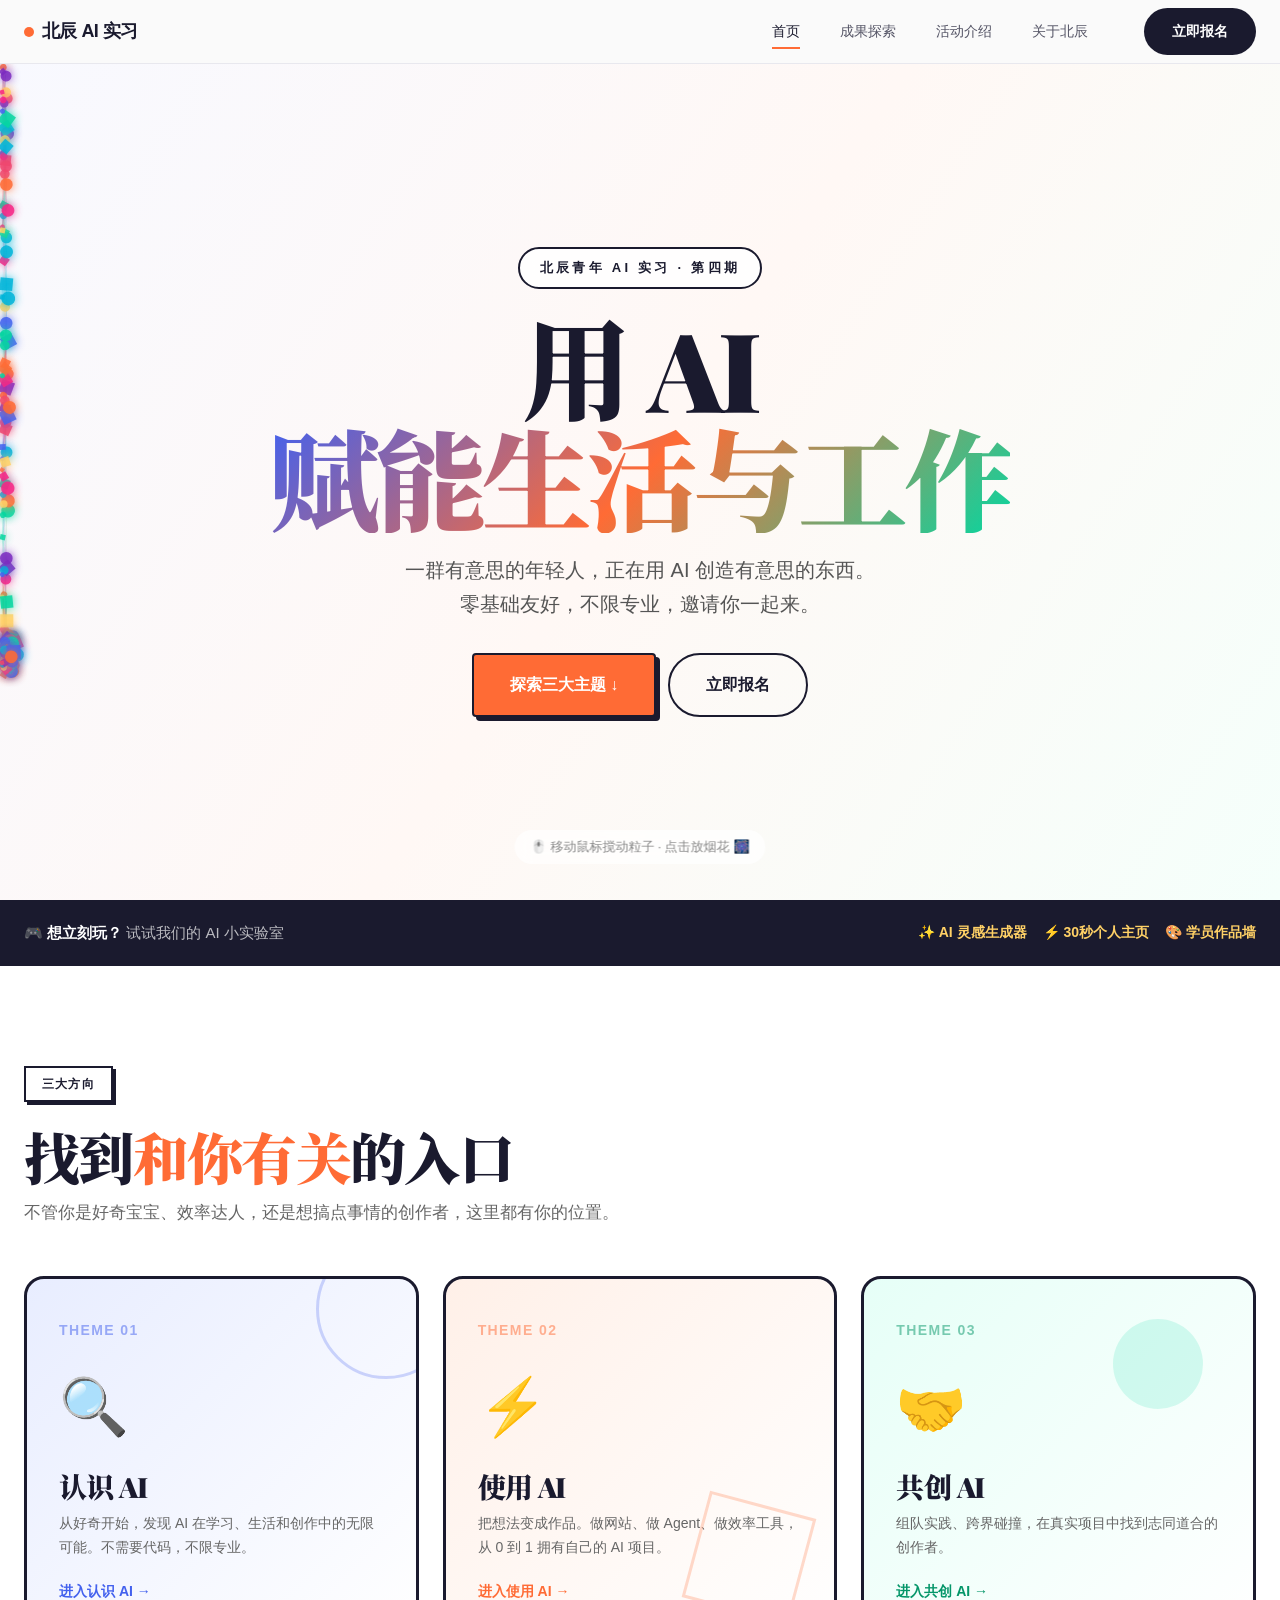
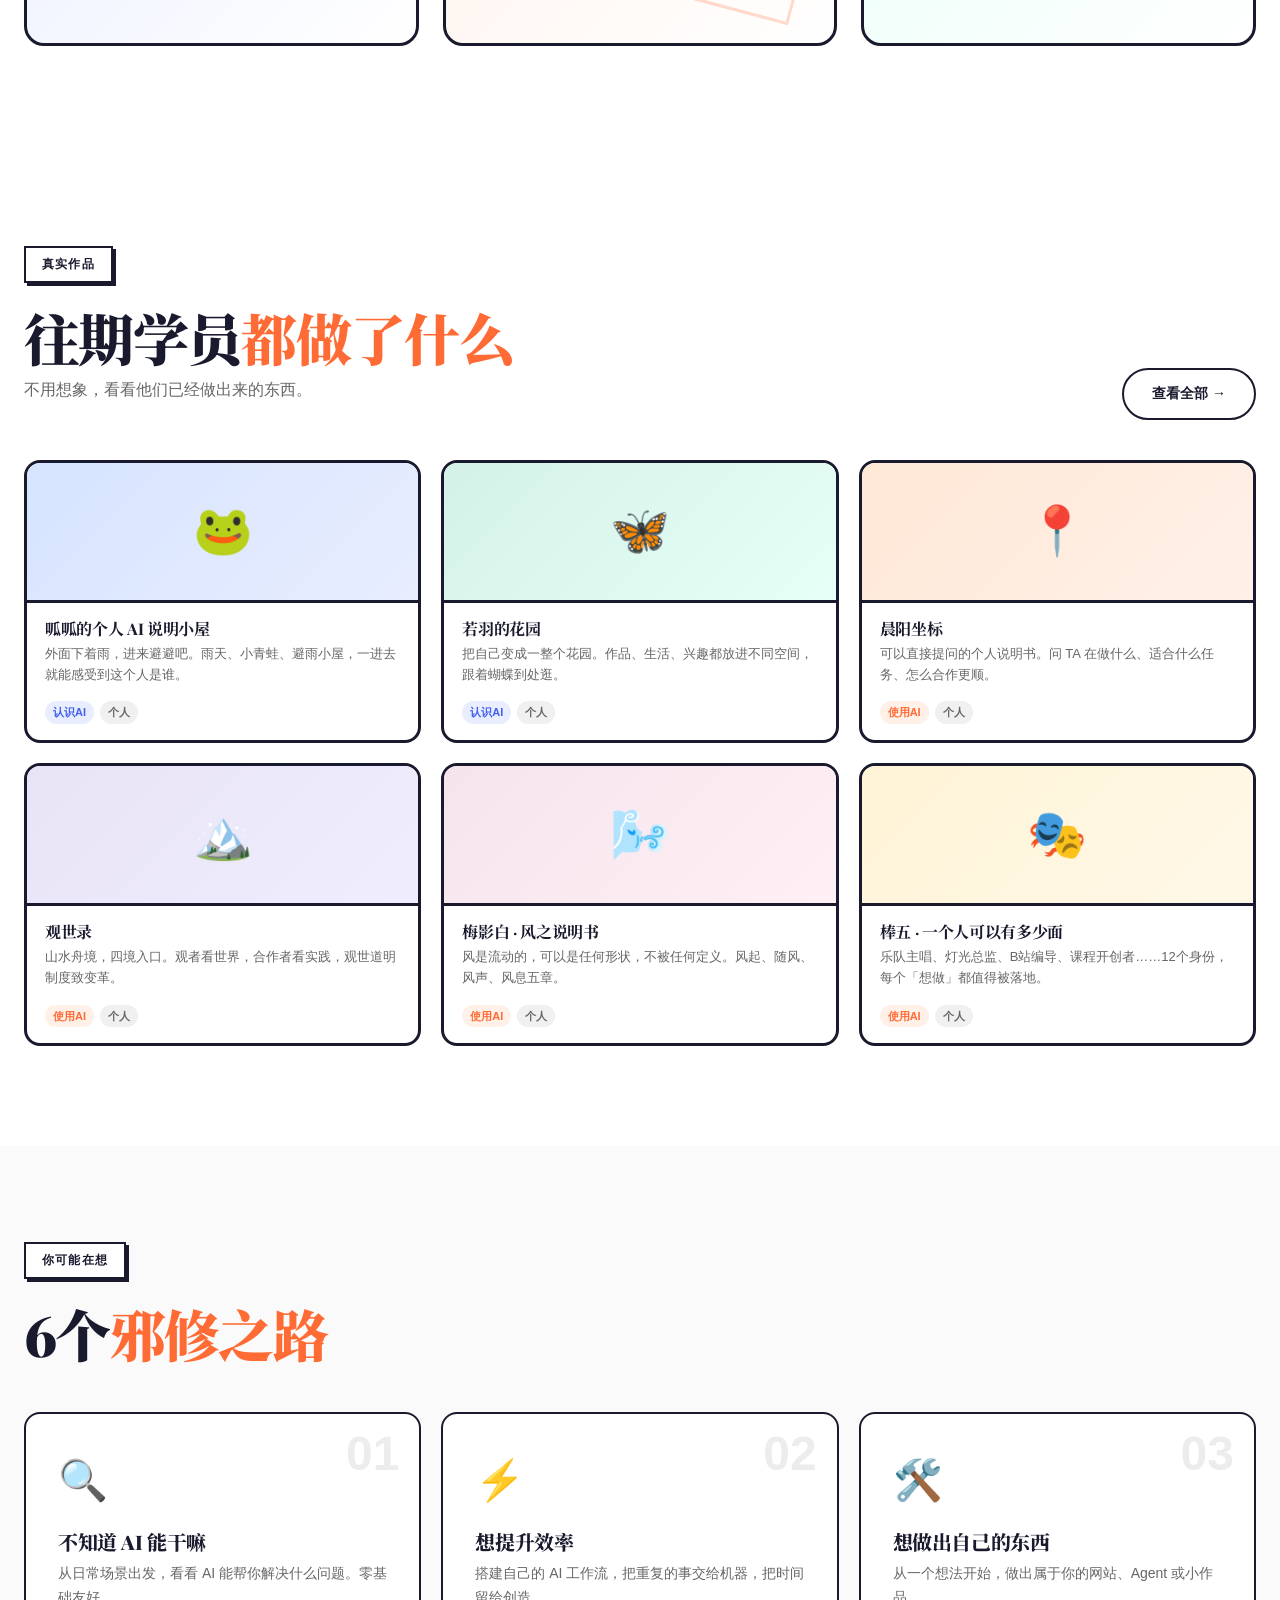
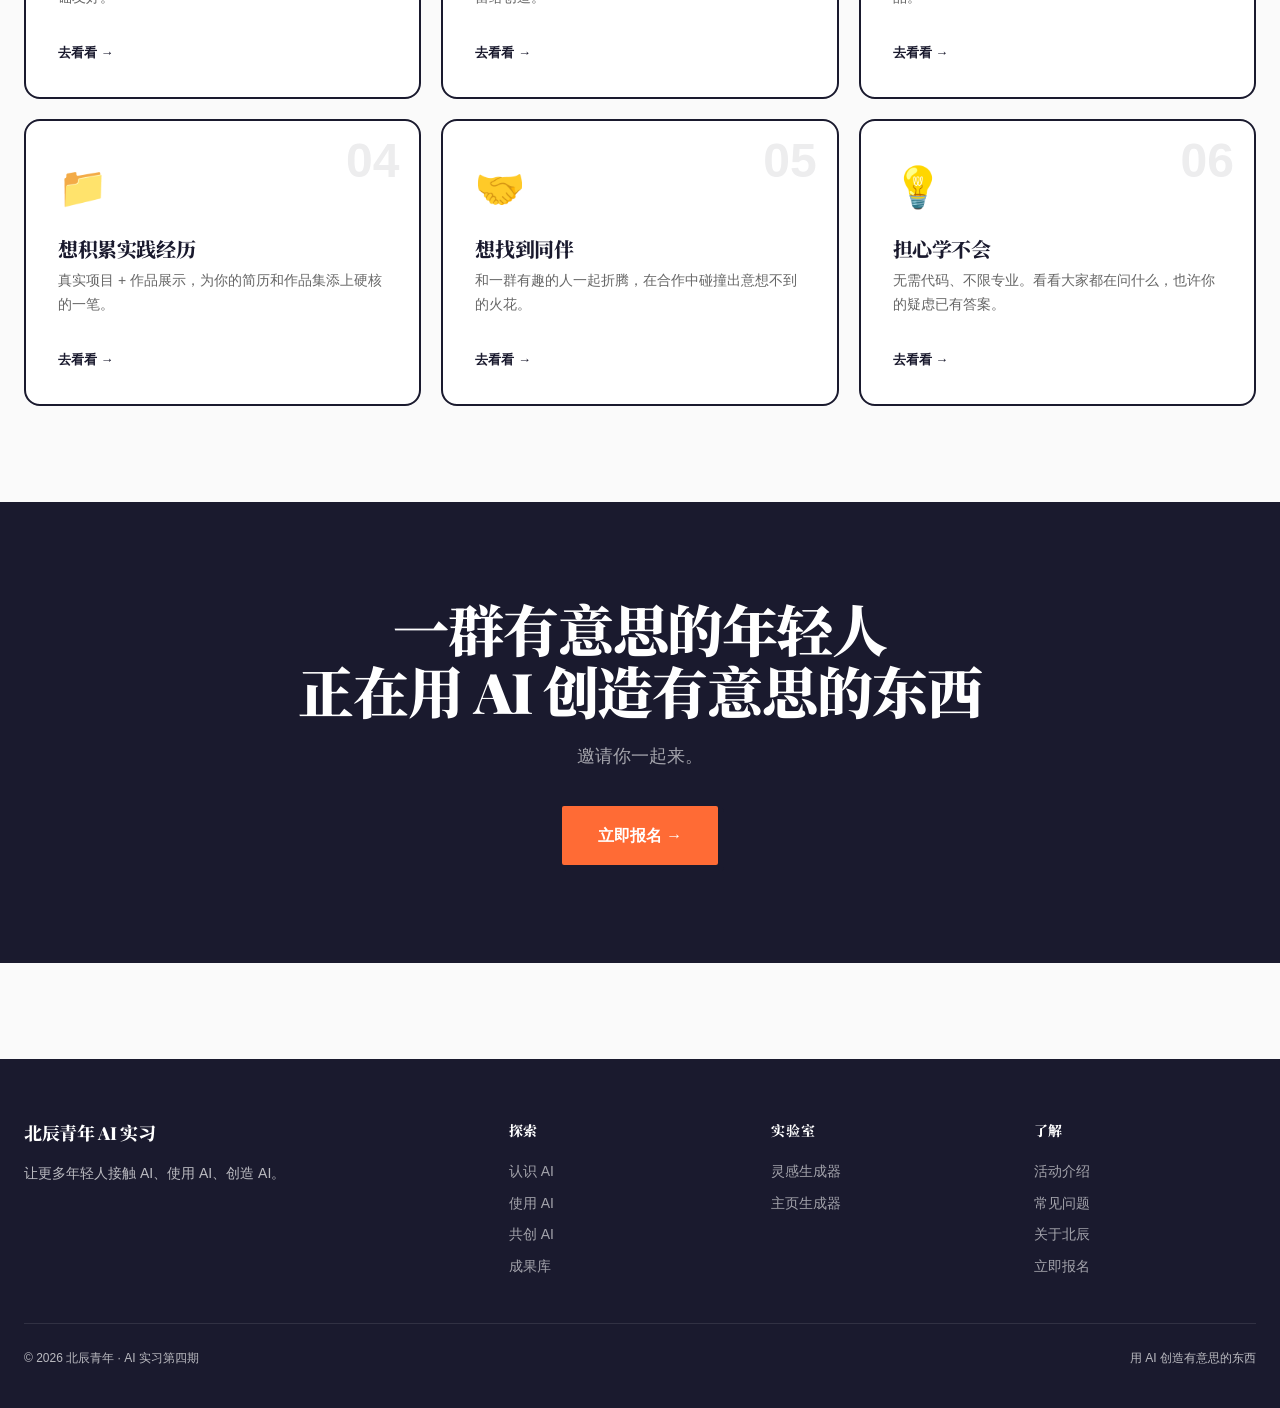
<file: index.html>
<!DOCTYPE html>
<html lang="zh-CN">
<head>
  <meta charset="UTF-8">
  <meta name="viewport" content="width=device-width, initial-scale=1.0">
  <title>北辰青年 AI 实习第四期 | 用 AI 创造有意思的东西</title>
  <meta name="description" content="北辰青年 AI 实习第四期招募中。零基础探索 AI，用 AI 做出自己的作品，和伙伴一起共创。">
  <link rel="stylesheet" href="assets/css/base.css">
  <link rel="stylesheet" href="assets/css/layout.css">
  <link rel="stylesheet" href="assets/css/components.css">
  <style>
    /* 粒子首屏 */
    .hero-v3 {
      position: relative;
      height: calc(100vh - var(--nav-height));
      min-height: 600px;
      overflow: hidden;
    }
    #hero-canvas {
      position: absolute;
      inset: 0;
      width: 100%;
      height: 100%;
    }
    .hero-content {
      position: relative;
      z-index: 10;
      height: 100%;
      display: flex;
      flex-direction: column;
      align-items: center;
      justify-content: center;
      text-align: center;
      pointer-events: none;
      padding: 0 24px;
    }
    .hero-label {
      display: inline-block;
      font-size: 13px;
      font-weight: 700;
      letter-spacing: 0.25em;
      text-transform: uppercase;
      color: #1a1a2e;
      background: rgba(255,255,255,0.85);
      backdrop-filter: blur(10px);
      border: 2px solid #1a1a2e;
      padding: 8px 20px;
      border-radius: 999px;
      margin-bottom: 24px;
      pointer-events: auto;
    }
    .hero-title {
      font-size: clamp(48px, 9vw, 110px);
      font-weight: 900;
      line-height: 1;
      letter-spacing: -0.04em;
      color: #1a1a2e;
      margin-bottom: 20px;
      pointer-events: auto;
    }
    .hero-title .line2 {
      display: block;
      background: linear-gradient(135deg, #4361EE, #FF6B35, #06D6A0);
      -webkit-background-clip: text;
      -webkit-text-fill-color: transparent;
      background-clip: text;
    }
    .hero-desc {
      font-size: clamp(16px, 2vw, 20px);
      color: #555;
      max-width: 520px;
      margin-bottom: 32px;
      line-height: 1.7;
      pointer-events: auto;
    }
    .hero-btns {
      display: flex;
      gap: 12px;
      flex-wrap: wrap;
      justify-content: center;
      pointer-events: auto;
    }
    .hero-hint {
      position: absolute;
      bottom: 36px;
      left: 50%;
      transform: translateX(-50%);
      font-size: 13px;
      color: #888;
      z-index: 10;
      animation: bounce 2s infinite;
      background: rgba(255,255,255,0.7);
      padding: 6px 16px;
      border-radius: 999px;
      backdrop-filter: blur(8px);
    }
    @keyframes bounce {
      0%, 100% { transform: translateX(-50%) translateY(0); }
      50% { transform: translateX(-50%) translateY(8px); }
    }

    /* 三主题介绍 */
    .themes-section {
      padding: 100px 0;
      background: #fff;
    }
    .themes-grid {
      display: grid;
      grid-template-columns: repeat(3, 1fr);
      gap: 24px;
      margin-top: 48px;
    }
    .theme-card {
      position: relative;
      border: 3px solid #1a1a2e;
      border-radius: 20px;
      padding: 40px 32px;
      min-height: 340px;
      display: flex;
      flex-direction: column;
      justify-content: space-between;
      cursor: pointer;
      transition: all 0.3s cubic-bezier(0.34, 1.56, 0.64, 1);
      overflow: hidden;
      text-decoration: none;
      color: inherit;
    }
    .theme-card:hover {
      transform: translateY(-8px) rotate(-1deg);
      box-shadow: 8px 8px 0 #1a1a2e;
    }
    .theme-card:nth-child(2):hover { transform: translateY(-8px) rotate(1deg); }
    .theme-card-num {
      font-size: 14px;
      font-weight: 800;
      letter-spacing: 0.1em;
      opacity: 0.5;
    }
    .theme-card-icon { font-size: 56px; margin: 16px 0; }
    .theme-card-title {
      font-size: 28px;
      font-weight: 900;
      margin-bottom: 8px;
      line-height: 1.2;
    }
    .theme-card-desc {
      font-size: 14px;
      color: #666;
      line-height: 1.7;
      margin-bottom: 20px;
    }
    .theme-card-cta {
      font-size: 14px;
      font-weight: 700;
      display: flex;
      align-items: center;
      gap: 6px;
    }
    .theme-card-1 { background: linear-gradient(135deg, #E8EDFF, #fff); }
    .theme-card-1 .theme-card-num { color: #4361EE; }
    .theme-card-1 .theme-card-cta { color: #4361EE; }
    .theme-card-2 { background: linear-gradient(135deg, #FFF0E8, #fff); }
    .theme-card-2 .theme-card-num { color: #FF6B35; }
    .theme-card-2 .theme-card-cta { color: #FF6B35; }
    .theme-card-3 { background: linear-gradient(135deg, #E6FFF7, #fff); }
    .theme-card-3 .theme-card-num { color: #059669; }
    .theme-card-3 .theme-card-cta { color: #059669; }
    .theme-card .deco {
      position: absolute;
      pointer-events: none;
      opacity: 0.25;
    }
    .theme-card-1 .deco {
      width: 140px; height: 140px;
      border: 3px solid #4361EE;
      border-radius: 50%;
      top: -40px; right: -40px;
    }
    .theme-card-2 .deco {
      width: 110px; height: 110px;
      border: 3px solid #FF6B35;
      bottom: 30px; right: 30px;
      transform: rotate(15deg);
    }
    .theme-card-3 .deco {
      width: 90px; height: 90px;
      background: #06D6A0;
      border-radius: 50%;
      top: 40px; right: 50px;
      opacity: 0.15;
    }

    /* 实验室入口小条 */
    .lab-bar {
      background: #1a1a2e;
      color: #fff;
      padding: 20px 0;
    }
    .lab-bar-inner {
      display: flex;
      align-items: center;
      justify-content: space-between;
      flex-wrap: wrap;
      gap: 16px;
    }
    .lab-bar-text {
      font-size: 15px;
      color: rgba(255,255,255,0.7);
    }
    .lab-bar-text strong { color: #fff; }
    .lab-bar-links {
      display: flex;
      gap: 16px;
      flex-wrap: wrap;
    }
    .lab-bar-link {
      color: #FFD166;
      font-size: 14px;
      font-weight: 600;
      text-decoration: none;
    }
    .lab-bar-link:hover { text-decoration: underline; }

    @media (max-width: 900px) {
      .themes-grid { grid-template-columns: 1fr; }
      .gallery-preview-grid { grid-template-columns: repeat(2, 1fr); }
    }
    @media (max-width: 600px) {
      .gallery-preview-grid { grid-template-columns: 1fr; }
    }

    .gallery-preview-grid {
      display: grid;
      grid-template-columns: repeat(3, 1fr);
      gap: 20px;
    }
    .preview-card {
      border: 3px solid #1a1a2e;
      border-radius: 16px;
      overflow: hidden;
      cursor: pointer;
      transition: all 0.3s cubic-bezier(0.34, 1.56, 0.64, 1);
      text-decoration: none;
      color: inherit;
      display: block;
      background: #fff;
    }
    .preview-card:hover {
      transform: translateY(-6px) rotate(-0.5deg);
      box-shadow: 6px 6px 0 #1a1a2e;
    }
    .preview-card:nth-child(2):hover { transform: translateY(-6px) rotate(0.5deg); }
    .preview-card:nth-child(4):hover { transform: translateY(-6px) rotate(0.5deg); }
    .preview-card-cover {
      height: 140px;
      display: flex;
      align-items: center;
      justify-content: center;
      font-size: 48px;
      border-bottom: 3px solid #1a1a2e;
    }
    .preview-card-body {
      padding: 16px 18px;
    }
    .preview-card-title {
      font-size: 16px;
      font-weight: 700;
      margin-bottom: 6px;
      font-family: var(--font-serif);
    }
    .preview-card-desc {
      font-size: 13px;
      color: #666;
      line-height: 1.6;
      display: -webkit-box;
      -webkit-line-clamp: 2;
      -webkit-box-orient: vertical;
      overflow: hidden;
    }
    .preview-card-meta {
      display: flex;
      gap: 6px;
      margin-top: 10px;
    }
    .preview-tag {
      font-size: 11px;
      padding: 2px 8px;
      border-radius: 999px;
      font-weight: 600;
    }
  </style>
</head>
<body>

  <nav class="nav">
    <div class="nav-inner">
      <a href="index.html" class="nav-logo"><span class="nav-logo-dot"></span>北辰 AI 实习</a>
      <div class="nav-links">
        <a href="index.html" class="nav-link">首页</a>
        <a href="gallery.html" class="nav-link">成果探索</a>
        <a href="about-program.html" class="nav-link">活动介绍</a>
        <a href="about-us.html" class="nav-link">关于北辰</a>
        <a href="apply.html" class="btn btn-primary nav-cta">立即报名</a>
      </div>
      <div class="nav-toggle"><span></span><span></span><span></span></div>
    </div>
  </nav>

  <div class="nav-mobile">
    <a href="index.html" class="nav-mobile-link">首页</a>
    <a href="gallery.html" class="nav-mobile-link">成果探索</a>
    <a href="about-program.html" class="nav-mobile-link">活动介绍</a>
    <a href="about-us.html" class="nav-mobile-link">关于北辰</a>
    <a href="apply.html" class="btn btn-primary" style="text-align:center;margin-top:16px;">立即报名</a>
  </div>

  <main class="main">

    <!-- 首屏：粒子交互 -->
    <section class="hero-v3">
      <canvas id="hero-canvas"></canvas>
      <div class="hero-content">
        <span class="hero-label">北辰青年 AI 实习 · 第四期</span>
        <h1 class="hero-title">
          用 AI
          <span class="line2">赋能生活与工作</span>
        </h1>
        <p class="hero-desc">
          一群有意思的年轻人，正在用 AI 创造有意思的东西。<br>
          零基础友好，不限专业，邀请你一起来。
        </p>
        <div class="hero-btns">
          <a href="#themes" class="btn btn-brutal btn-lg">探索三大主题 ↓</a>
          <a href="apply.html" class="btn btn-outline btn-lg">立即报名</a>
        </div>
      </div>
      <div class="hero-hint">🖱️ 移动鼠标搅动粒子 · 点击放烟花 🎆</div>
    </section>

    <!-- 实验室快捷入口 -->
    <div class="lab-bar">
      <div class="container lab-bar-inner">
        <div class="lab-bar-text">🎮 <strong>想立刻玩？</strong> 试试我们的 AI 小实验室</div>
        <div class="lab-bar-links">
          <a href="labs/discover.html" class="lab-bar-link">✨ AI 灵感生成器</a>
          <a href="labs/create.html" class="lab-bar-link">⚡ 30秒个人主页</a>
          <a href="gallery.html" class="lab-bar-link">🎨 学员作品墙</a>
        </div>
      </div>
    </div>

    <!-- 三主题 -->
    <section class="themes-section" id="themes">
      <div class="container">
        <div class="reveal">
          <span class="page-header-badge">三大方向</span>
          <h2 class="section-title">找到<span class="accent">和你有关</span>的入口</h2>
          <p style="color:#666;font-size:17px;margin-top:12px;">不管你是好奇宝宝、效率达人，还是想搞点事情的创作者，这里都有你的位置。</p>
        </div>

        <div class="themes-grid">
          <a href="discover.html" class="theme-card theme-card-1 reveal">
            <div class="deco"></div>
            <div>
              <div class="theme-card-num">THEME 01</div>
              <div class="theme-card-icon">🔍</div>
              <h3 class="theme-card-title">认识 AI</h3>
              <p class="theme-card-desc">从好奇开始，发现 AI 在学习、生活和创作中的无限可能。不需要代码，不限专业。</p>
            </div>
            <div class="theme-card-cta">进入认识 AI →</div>
          </a>

          <a href="create.html" class="theme-card theme-card-2 reveal">
            <div class="deco"></div>
            <div>
              <div class="theme-card-num">THEME 02</div>
              <div class="theme-card-icon">⚡</div>
              <h3 class="theme-card-title">使用 AI</h3>
              <p class="theme-card-desc">把想法变成作品。做网站、做 Agent、做效率工具，从 0 到 1 拥有自己的 AI 项目。</p>
            </div>
            <div class="theme-card-cta">进入使用 AI →</div>
          </a>

          <a href="collab.html" class="theme-card theme-card-3 reveal">
            <div class="deco"></div>
            <div>
              <div class="theme-card-num">THEME 03</div>
              <div class="theme-card-icon">🤝</div>
              <h3 class="theme-card-title">共创 AI</h3>
              <p class="theme-card-desc">组队实践、跨界碰撞，在真实项目中找到志同道合的创作者。</p>
            </div>
            <div class="theme-card-cta">进入共创 AI →</div>
          </a>
        </div>
      </div>
    </section>

    <!-- 学员作品墙 -->
    <section class="gallery-preview" style="padding:100px 0;background:#fff;">
      <div class="container">
        <div class="reveal" style="display:flex;justify-content:space-between;align-items:flex-end;flex-wrap:wrap;gap:16px;margin-bottom:40px;">
          <div>
            <span class="page-header-badge">真实作品</span>
            <h2 class="section-title" style="margin-bottom:8px;">往期学员<span class="accent">都做了什么</span></h2>
            <p style="color:#666;font-size:16px;">不用想象，看看他们已经做出来的东西。</p>
          </div>
          <a href="gallery.html" class="btn btn-outline">查看全部 →</a>
        </div>
        <div class="gallery-preview-grid" id="galleryPreview">
          <!-- JS渲染 -->
        </div>
      </div>
    </section>

    <!-- 需求方向卡片 -->
    <section class="needs-section" style="background:#fafafa;">
      <div class="container">
        <div class="reveal">
          <span class="page-header-badge">你可能在想</span>
          <h2 class="section-title">6个<span class="accent">邪修之路</span></h2>
        </div>
        <div class="needs-grid">
          <a href="discover.html" class="need-card reveal">
            <span class="num">01</span>
            <div class="need-card-icon">🔍</div>
            <h3 class="need-card-title">不知道 AI 能干嘛</h3>
            <p class="need-card-desc">从日常场景出发，看看 AI 能帮你解决什么问题。零基础友好。</p>
            <span class="go">去看看 →</span>
          </a>
          <a href="create.html" class="need-card reveal">
            <span class="num">02</span>
            <div class="need-card-icon">⚡</div>
            <h3 class="need-card-title">想提升效率</h3>
            <p class="need-card-desc">搭建自己的 AI 工作流，把重复的事交给机器，把时间留给创造。</p>
            <span class="go">去看看 →</span>
          </a>
          <a href="create.html" class="need-card reveal">
            <span class="num">03</span>
            <div class="need-card-icon">🛠️</div>
            <h3 class="need-card-title">想做出自己的东西</h3>
            <p class="need-card-desc">从一个想法开始，做出属于你的网站、Agent 或小作品。</p>
            <span class="go">去看看 →</span>
          </a>
          <a href="gallery.html" class="need-card reveal">
            <span class="num">04</span>
            <div class="need-card-icon">📁</div>
            <h3 class="need-card-title">想积累实践经历</h3>
            <p class="need-card-desc">真实项目 + 作品展示，为你的简历和作品集添上硬核的一笔。</p>
            <span class="go">去看看 →</span>
          </a>
          <a href="collab.html" class="need-card reveal">
            <span class="num">05</span>
            <div class="need-card-icon">🤝</div>
            <h3 class="need-card-title">想找到同伴</h3>
            <p class="need-card-desc">和一群有趣的人一起折腾，在合作中碰撞出意想不到的火花。</p>
            <span class="go">去看看 →</span>
          </a>
          <a href="about-program.html#faq" class="need-card reveal">
            <span class="num">06</span>
            <div class="need-card-icon">💡</div>
            <h3 class="need-card-title">担心学不会</h3>
            <p class="need-card-desc">无需代码、不限专业。看看大家都在问什么，也许你的疑虑已有答案。</p>
            <span class="go">去看看 →</span>
          </a>
        </div>
      </div>
    </section>

    <!-- CTA -->
    <section class="section" style="background:#1a1a2e;color:#fff;text-align:center;">
      <div class="container reveal">
        <h2 style="font-size:clamp(32px,5vw,56px);font-weight:900;line-height:1.1;margin-bottom:20px;color:#fff;">
          一群有意思的年轻人<br>正在用 AI 创造有意思的东西
        </h2>
        <p style="color:rgba(255,255,255,0.6);font-size:18px;margin-bottom:32px;">邀请你一起来。</p>
        <a href="apply.html" class="btn btn-brutal btn-lg" style="background:#FF6B35;">立即报名 →</a>
      </div>
    </section>

  </main>

  <footer class="footer">
    <div class="container">
      <div class="footer-inner">
        <div class="footer-brand">
          <h3>北辰青年 AI 实习</h3>
          <p>让更多年轻人接触 AI、使用 AI、创造 AI。</p>
        </div>
        <div class="footer-col">
          <h4>探索</h4>
          <a href="discover.html">认识 AI</a>
          <a href="create.html">使用 AI</a>
          <a href="collab.html">共创 AI</a>
          <a href="gallery.html">成果库</a>
        </div>
        <div class="footer-col">
          <h4>实验室</h4>
          <a href="labs/discover.html">灵感生成器</a>
          <a href="labs/create.html">主页生成器</a>
        </div>
        <div class="footer-col">
          <h4>了解</h4>
          <a href="about-program.html">活动介绍</a>
          <a href="about-program.html#faq">常见问题</a>
          <a href="about-us.html">关于北辰</a>
          <a href="apply.html">立即报名</a>
        </div>
      </div>
      <div class="footer-bottom">
        <span>© 2026 北辰青年 · AI 实习第四期</span>
        <span>用 AI 创造有意思的东西</span>
      </div>
    </div>
  </footer>

  <script src="assets/js/main.js"></script>
  <script src="assets/js/particle-field.js"></script>
  <script src="assets/data/works.js"></script>
  <script>
    // 渲染首页精选作品（取6个）
    (function() {
      const container = document.getElementById('galleryPreview');
      if (!container || !window.WORKS_DATA) return;
      const featured = window.WORKS_DATA.slice(0, 6);
      const catMap = {
        discover: { name: '认识AI', color: '#4361EE', bg: '#E8EDFF' },
        create: { name: '使用AI', color: '#FF6B35', bg: '#FFF0E8' },
        collab: { name: '共创AI', color: '#059669', bg: '#E6FFF7' }
      };
      container.innerHTML = featured.map(w => {
        const cat = catMap[w.category] || catMap.create;
        return `
          <a href="work-detail.html?id=${w.id}" class="preview-card reveal">
            <div class="preview-card-cover" style="background:${w.gradient};">${w.emoji}</div>
            <div class="preview-card-body">
              <h4 class="preview-card-title">${w.title}</h4>
              <p class="preview-card-desc">${w.desc}</p>
              <div class="preview-card-meta">
                <span class="preview-tag" style="background:${cat.bg};color:${cat.color};">${cat.name}</span>
                <span class="preview-tag" style="background:#f0f0f0;color:#666;">${w.type === 'team' ? '小组' : '个人'}</span>
              </div>
            </div>
          </a>
        `;
      }).join('');
      // 对新添加的reveal元素启动观察
      const observer = new IntersectionObserver(function(entries) {
        entries.forEach(function(entry) {
          if (entry.isIntersecting) {
            entry.target.classList.add('visible');
            observer.unobserve(entry.target);
          }
        });
      }, { threshold: 0.1, rootMargin: '0px 0px -50px 0px' });
      container.querySelectorAll('.reveal').forEach(function(el) {
        observer.observe(el);
      });
    })();
  </script>
</body>
</html>
</file>
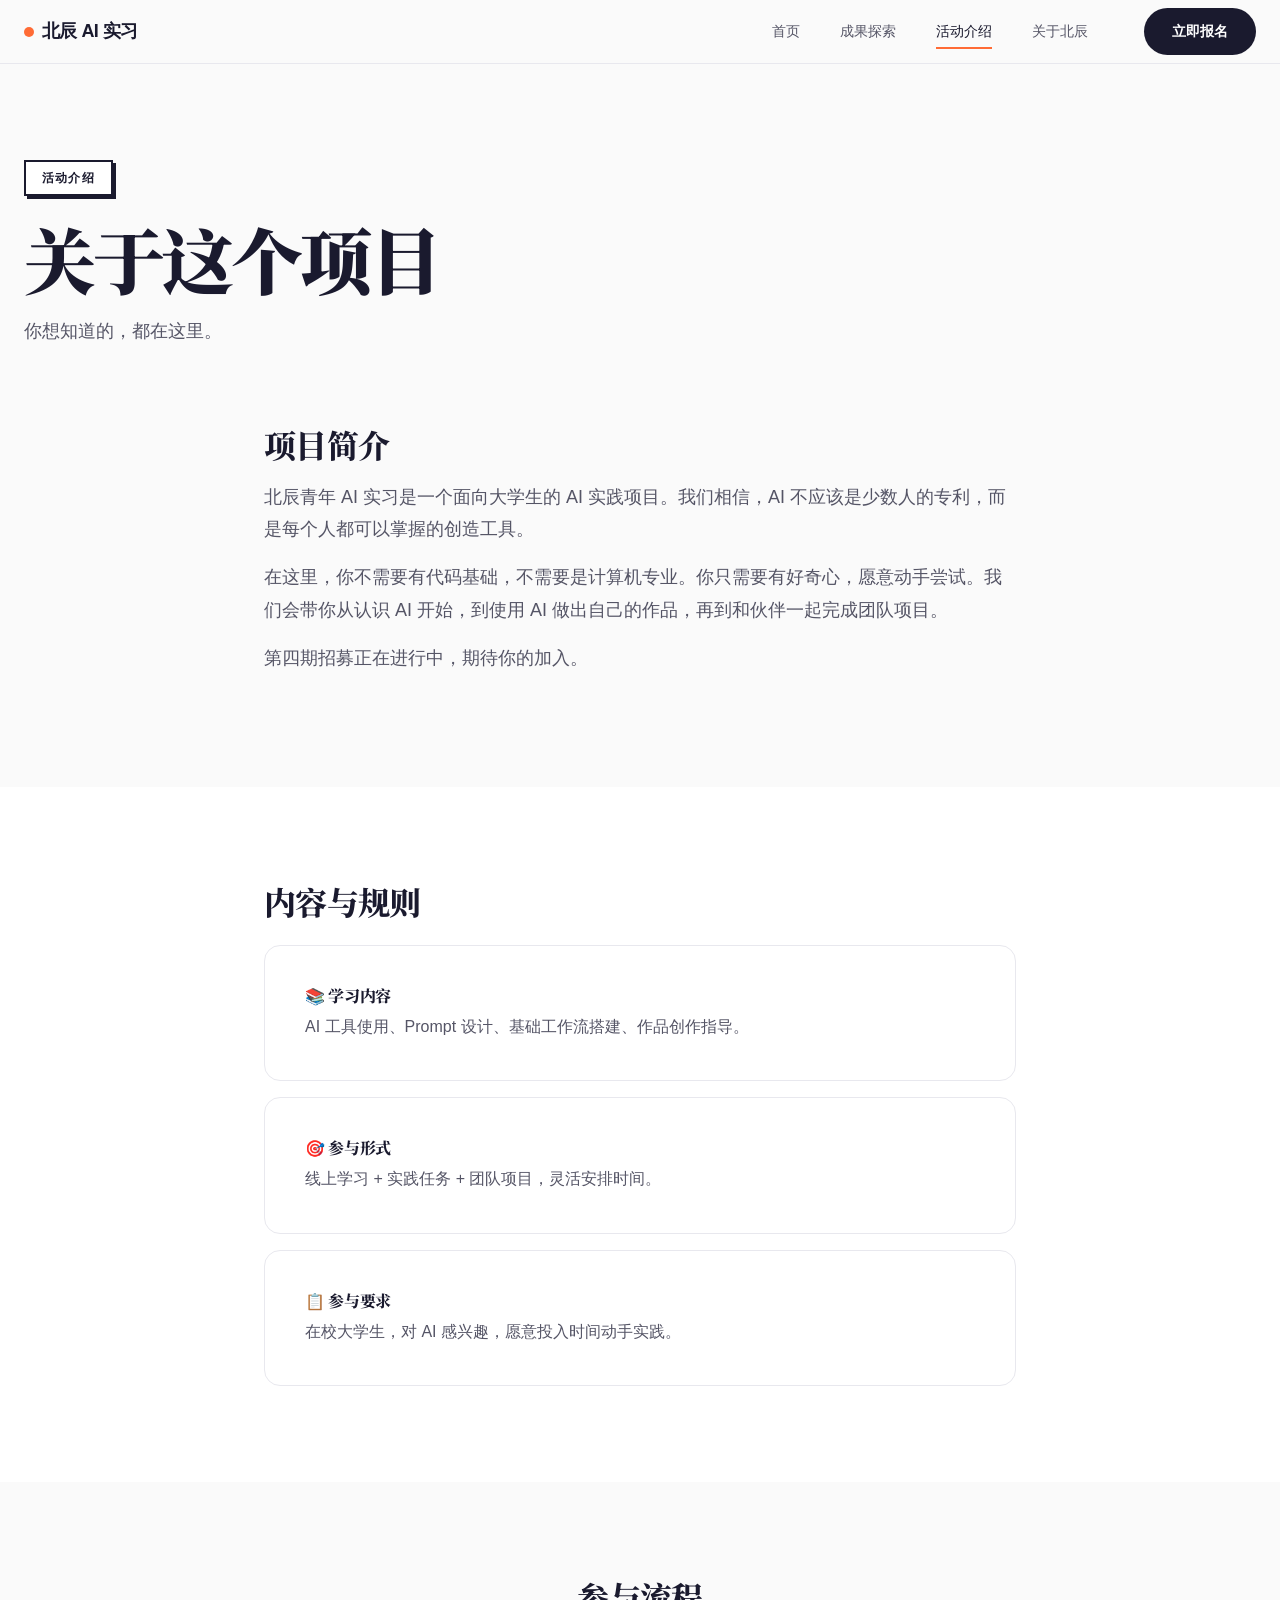
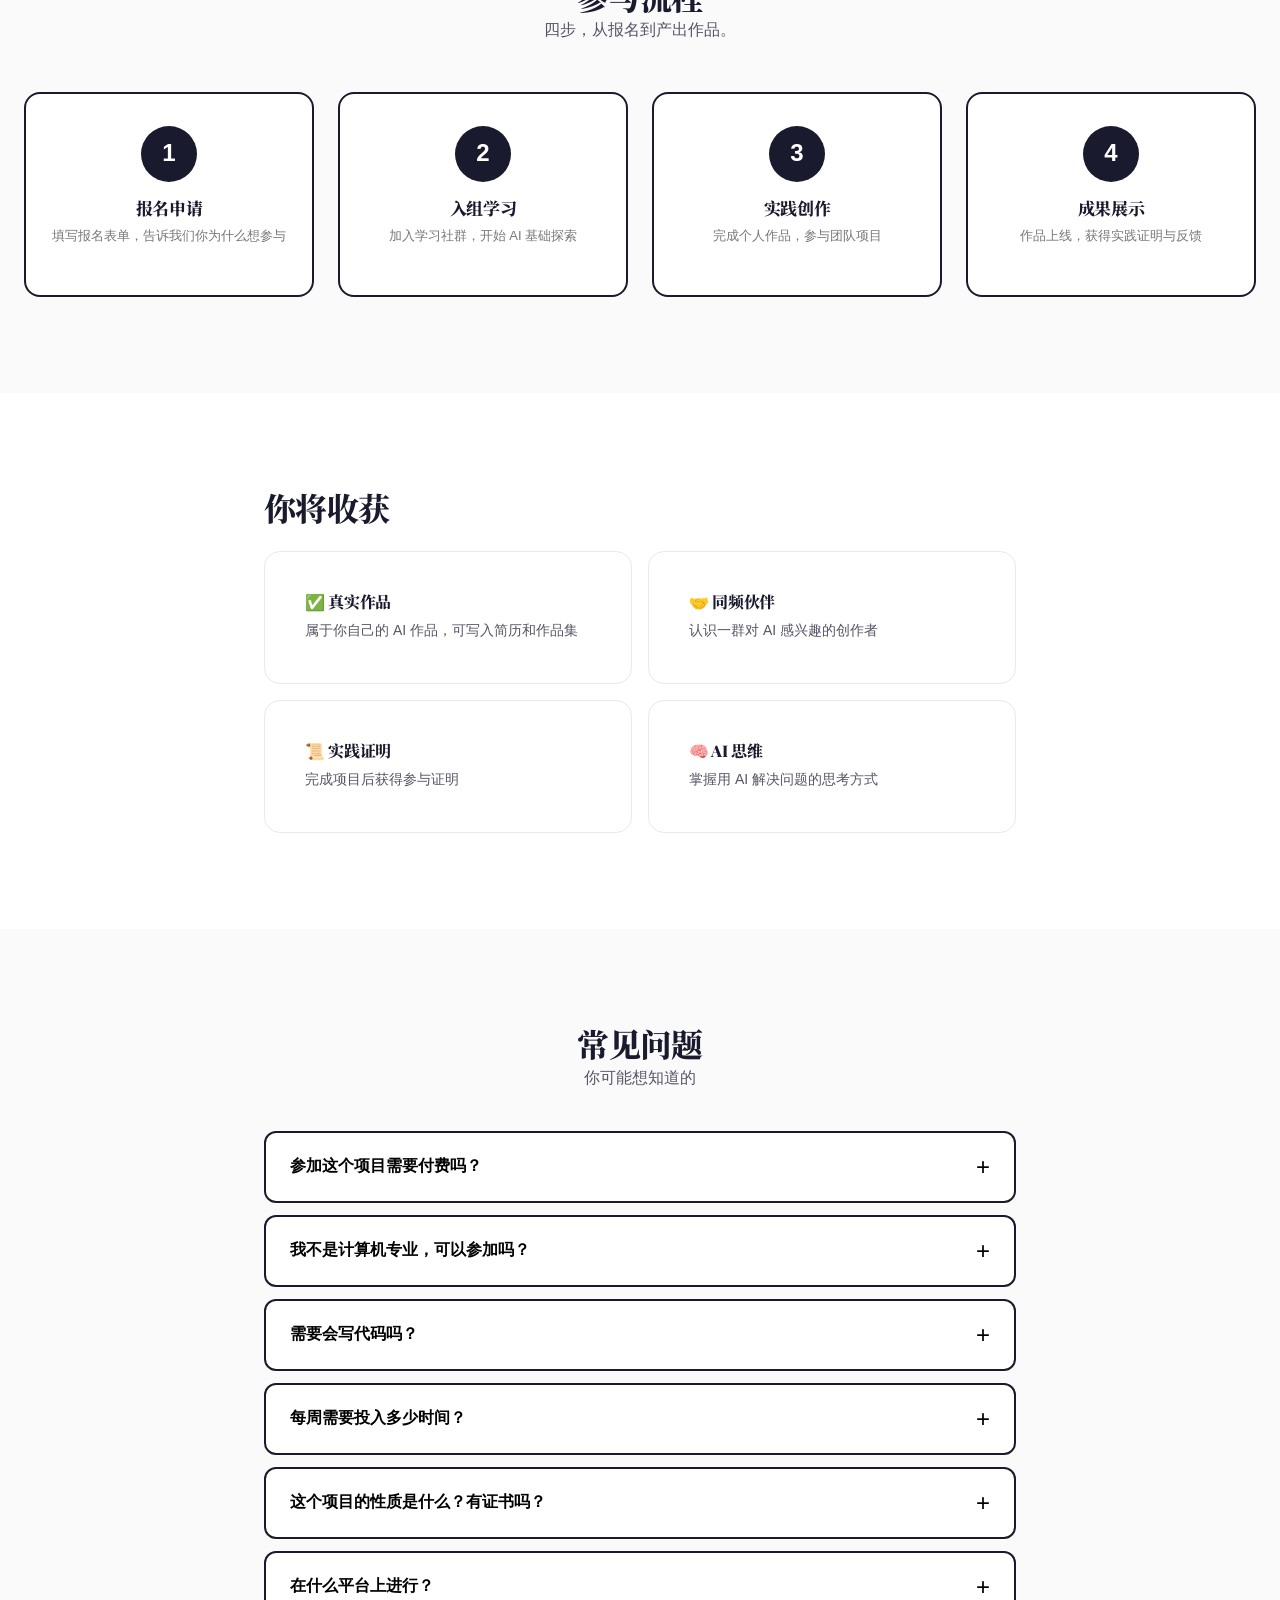
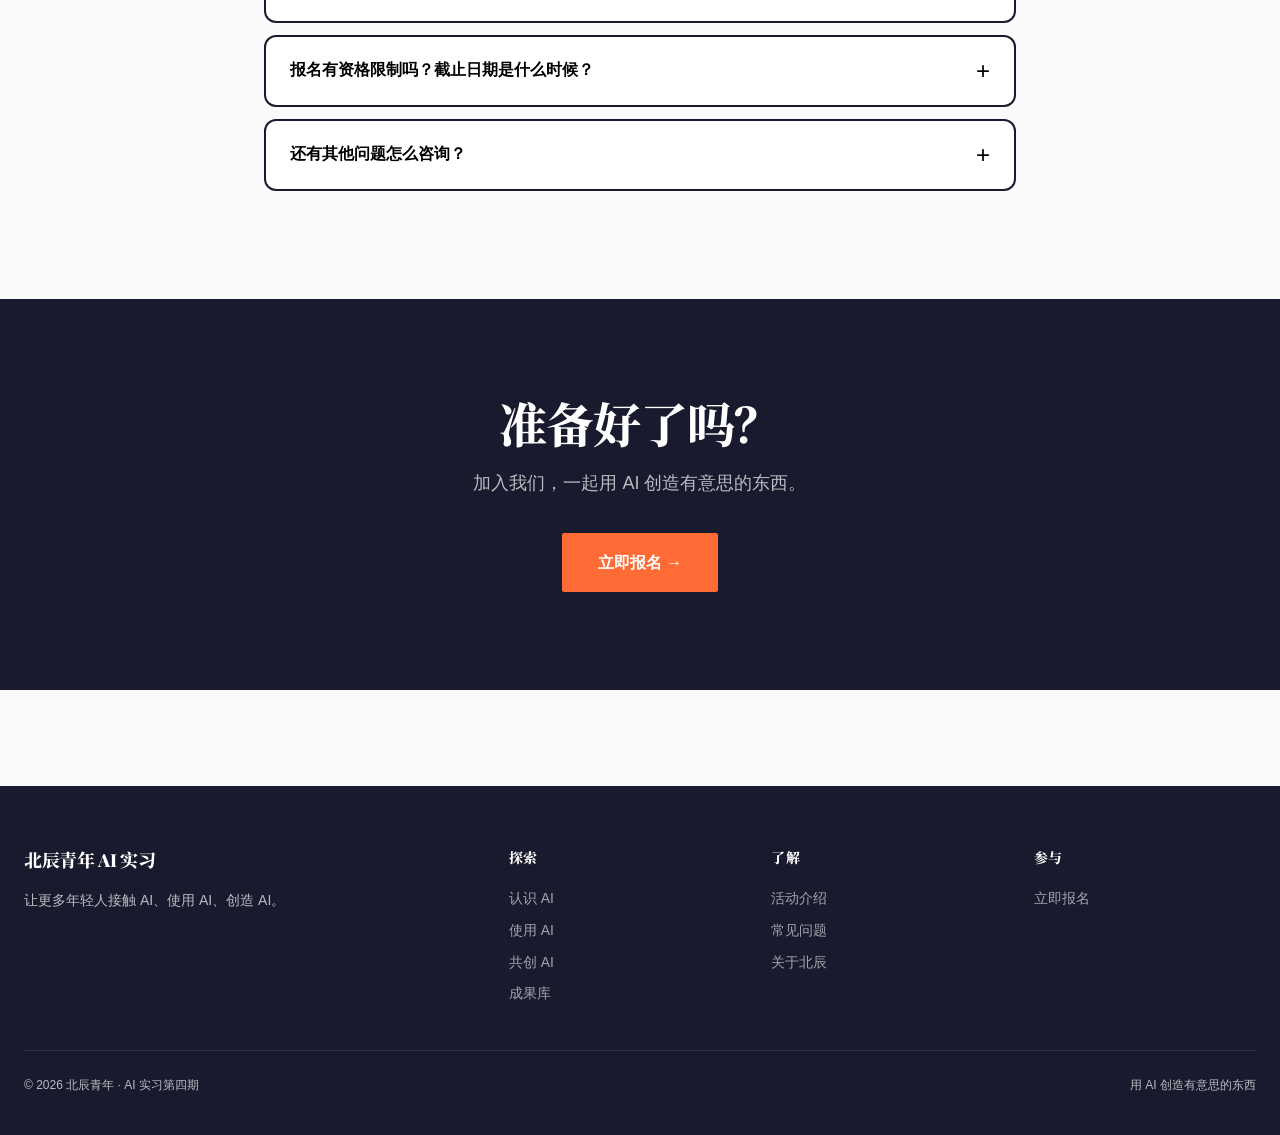
<file: about-program.html>
<!DOCTYPE html>
<html lang="zh-CN">
<head>
  <meta charset="UTF-8">
  <meta name="viewport" content="width=device-width, initial-scale=1.0">
  <title>活动介绍 | 北辰青年 AI 实习第四期</title>
  <link rel="stylesheet" href="assets/css/base.css">
  <link rel="stylesheet" href="assets/css/layout.css">
  <link rel="stylesheet" href="assets/css/components.css">
</head>
<body>

  <nav class="nav">
    <div class="nav-inner">
      <a href="index.html" class="nav-logo"><span class="nav-logo-dot"></span>北辰 AI 实习</a>
      <div class="nav-links">
        <a href="index.html" class="nav-link">首页</a>
        <a href="gallery.html" class="nav-link">成果探索</a>
        <a href="about-program.html" class="nav-link">活动介绍</a>
        <a href="about-us.html" class="nav-link">关于北辰</a>
        <a href="apply.html" class="btn btn-primary nav-cta">立即报名</a>
      </div>
      <div class="nav-toggle"><span></span><span></span><span></span></div>
    </div>
  </nav>
  <div class="nav-mobile">
    <a href="index.html" class="nav-mobile-link">首页</a>
    <a href="gallery.html" class="nav-mobile-link">成果探索</a>
    <a href="about-program.html" class="nav-mobile-link">活动介绍</a>
    <a href="about-us.html" class="nav-mobile-link">关于北辰</a>
    <a href="apply.html" class="btn btn-primary" style="text-align:center;margin-top:16px;">立即报名</a>
  </div>

  <main class="main">

    <section class="page-header">
      <div class="container">
        <span class="page-header-badge">活动介绍</span>
        <h1 class="page-header-title">关于这个项目</h1>
        <p class="page-header-subtitle">你想知道的，都在这里。</p>
      </div>
    </section>

    <!-- 项目简介 -->
    <section class="section" style="padding-top:0;">
      <div class="container" style="max-width:800px;">
        <div class="reveal">
          <h2 style="margin-bottom:16px;">项目简介</h2>
          <p style="font-size:var(--text-lg);line-height:1.8;color:var(--color-text-secondary);">
            北辰青年 AI 实习是一个面向大学生的 AI 实践项目。我们相信，AI 不应该是少数人的专利，而是每个人都可以掌握的创造工具。
          </p>
          <p style="font-size:var(--text-lg);line-height:1.8;color:var(--color-text-secondary);">
            在这里，你不需要有代码基础，不需要是计算机专业。你只需要有好奇心，愿意动手尝试。我们会带你从认识 AI 开始，到使用 AI 做出自己的作品，再到和伙伴一起完成团队项目。
          </p>
          <p style="font-size:var(--text-lg);line-height:1.8;color:var(--color-text-secondary);">
            第四期招募正在进行中，期待你的加入。
          </p>
        </div>
      </div>
    </section>

    <!-- 内容与规则 -->
    <section class="section" style="background:var(--color-bg-alt);">
      <div class="container" style="max-width:800px;">
        <div class="reveal">
          <h2 style="margin-bottom:24px;">内容与规则</h2>
        </div>
        <div class="reveal" style="display:grid;gap:16px;">
          <div class="card">
            <h4 style="margin-bottom:8px;">📚 学习内容</h4>
            <p style="color:var(--color-text-secondary);margin:0;">AI 工具使用、Prompt 设计、基础工作流搭建、作品创作指导。</p>
          </div>
          <div class="card">
            <h4 style="margin-bottom:8px;">🎯 参与形式</h4>
            <p style="color:var(--color-text-secondary);margin:0;">线上学习 + 实践任务 + 团队项目，灵活安排时间。</p>
          </div>
          <div class="card">
            <h4 style="margin-bottom:8px;">📋 参与要求</h4>
            <p style="color:var(--color-text-secondary);margin:0;">在校大学生，对 AI 感兴趣，愿意投入时间动手实践。</p>
          </div>
        </div>
      </div>
    </section>

    <!-- 参与流程 -->
    <section class="section">
      <div class="container">
        <div class="reveal" style="text-align:center;margin-bottom:48px;">
          <h2>参与流程</h2>
          <p style="color:var(--color-text-secondary);">四步，从报名到产出作品。</p>
        </div>
        <div class="timeline">
          <div class="timeline-step reveal">
            <div class="timeline-step-num">1</div>
            <h4 class="timeline-step-title">报名申请</h4>
            <p class="timeline-step-desc">填写报名表单，告诉我们你为什么想参与</p>
          </div>
          <div class="timeline-step reveal">
            <div class="timeline-step-num">2</div>
            <h4 class="timeline-step-title">入组学习</h4>
            <p class="timeline-step-desc">加入学习社群，开始 AI 基础探索</p>
          </div>
          <div class="timeline-step reveal">
            <div class="timeline-step-num">3</div>
            <h4 class="timeline-step-title">实践创作</h4>
            <p class="timeline-step-desc">完成个人作品，参与团队项目</p>
          </div>
          <div class="timeline-step reveal">
            <div class="timeline-step-num">4</div>
            <h4 class="timeline-step-title">成果展示</h4>
            <p class="timeline-step-desc">作品上线，获得实践证明与反馈</p>
          </div>
        </div>
      </div>
    </section>

    <!-- 成果与收获 -->
    <section class="section" style="background:var(--color-bg-alt);">
      <div class="container" style="max-width:800px;">
        <div class="reveal">
          <h2 style="margin-bottom:24px;">你将收获</h2>
        </div>
        <div class="reveal" style="display:grid;grid-template-columns:repeat(2,1fr);gap:16px;">
          <div class="card">
            <h4 style="margin-bottom:8px;">✅ 真实作品</h4>
            <p style="color:var(--color-text-secondary);margin:0;font-size:var(--text-sm);">属于你自己的 AI 作品，可写入简历和作品集</p>
          </div>
          <div class="card">
            <h4 style="margin-bottom:8px;">🤝 同频伙伴</h4>
            <p style="color:var(--color-text-secondary);margin:0;font-size:var(--text-sm);">认识一群对 AI 感兴趣的创作者</p>
          </div>
          <div class="card">
            <h4 style="margin-bottom:8px;">📜 实践证明</h4>
            <p style="color:var(--color-text-secondary);margin:0;font-size:var(--text-sm);">完成项目后获得参与证明</p>
          </div>
          <div class="card">
            <h4 style="margin-bottom:8px;">🧠 AI 思维</h4>
            <p style="color:var(--color-text-secondary);margin:0;font-size:var(--text-sm);">掌握用 AI 解决问题的思考方式</p>
          </div>
        </div>
      </div>
    </section>

    <!-- FAQ -->
    <section class="section" id="faq">
      <div class="container" style="max-width:800px;">
        <div class="reveal" style="text-align:center;margin-bottom:40px;">
          <h2>常见问题</h2>
          <p style="color:var(--color-text-secondary);">你可能想知道的</p>
        </div>
        <div class="faq-list reveal">

          <div class="faq-item">
            <button class="faq-question">
              <span>参加这个项目需要付费吗？</span>
              <span class="faq-icon">+</span>
            </button>
            <div class="faq-answer">
              <p>项目参与费用待官方确认。部分 AI 工具可能产生使用费用，我们会推荐免费或低成本的替代方案。具体以官方通知为准。</p>
            </div>
          </div>

          <div class="faq-item">
            <button class="faq-question">
              <span>我不是计算机专业，可以参加吗？</span>
              <span class="faq-icon">+</span>
            </button>
            <div class="faq-answer">
              <p>完全可以。项目不限专业，我们欢迎所有对 AI 感兴趣的同学。课程设计从零基础开始，不需要编程基础。</p>
            </div>
          </div>

          <div class="faq-item">
            <button class="faq-question">
              <span>需要会写代码吗？</span>
              <span class="faq-icon">+</span>
            </button>
            <div class="faq-answer">
              <p>不需要。我们主要使用现成的 AI 工具进行创作，重点在于创意和应用，而不是编程。有兴趣的同学也可以尝试更进阶的方向。</p>
            </div>
          </div>

          <div class="faq-item">
            <button class="faq-question">
              <span>每周需要投入多少时间？</span>
              <span class="faq-icon">+</span>
            </button>
            <div class="faq-answer">
              <p>建议每周投入 3-5 小时，包括学习和实践。时间安排灵活，可以根据自己的课表调整。团队项目阶段可能需要更多协作时间。</p>
            </div>
          </div>

          <div class="faq-item">
            <button class="faq-question">
              <span>这个项目的性质是什么？有证书吗？</span>
              <span class="faq-icon">+</span>
            </button>
            <div class="faq-answer">
              <p>这是一个实践学习项目。完成全部任务并产出作品的学员将获得参与证明。具体证明形式以官方通知为准。</p>
            </div>
          </div>

          <div class="faq-item">
            <button class="faq-question">
              <span>在什么平台上进行？</span>
              <span class="faq-icon">+</span>
            </button>
            <div class="faq-answer">
              <p>主要在线上进行，使用社群 + 在线文档 + 视频会议等工具。具体平台安排在入组后通知。</p>
            </div>
          </div>

          <div class="faq-item">
            <button class="faq-question">
              <span>报名有资格限制吗？截止日期是什么时候？</span>
              <span class="faq-icon">+</span>
            </button>
            <div class="faq-answer">
              <p>面向在校大学生开放。报名截止日期待官方确认，请关注报名页面的最新信息。名额有限，建议尽早申请。</p>
            </div>
          </div>

          <div class="faq-item">
            <button class="faq-question">
              <span>还有其他问题怎么咨询？</span>
              <span class="faq-icon">+</span>
            </button>
            <div class="faq-answer">
              <p>可以通过报名页面的咨询方式联系我们，或关注北辰青年官方渠道获取最新信息。</p>
            </div>
          </div>

        </div>
      </div>
    </section>

    <!-- 报名 CTA -->
    <section class="section" style="background:var(--color-text);color:#fff;text-align:center;">
      <div class="container reveal">
        <h2 style="font-size:var(--text-3xl);margin-bottom:16px;color:#fff;">准备好了吗？</h2>
        <p style="color:rgba(255,255,255,0.7);font-size:var(--text-lg);margin-bottom:32px;">加入我们，一起用 AI 创造有意思的东西。</p>
        <a href="apply.html" class="btn btn-brutal btn-lg" style="background:var(--color-accent);">立即报名 →</a>
      </div>
    </section>

  </main>

  <footer class="footer">
    <div class="container">
      <div class="footer-inner">
        <div class="footer-brand">
          <h3>北辰青年 AI 实习</h3>
          <p>让更多年轻人接触 AI、使用 AI、创造 AI。</p>
        </div>
        <div class="footer-col">
          <h4>探索</h4>
          <a href="discover.html">认识 AI</a>
          <a href="create.html">使用 AI</a>
          <a href="collab.html">共创 AI</a>
          <a href="gallery.html">成果库</a>
        </div>
        <div class="footer-col">
          <h4>了解</h4>
          <a href="about-program.html">活动介绍</a>
          <a href="about-program.html#faq">常见问题</a>
          <a href="about-us.html">关于北辰</a>
        </div>
        <div class="footer-col">
          <h4>参与</h4>
          <a href="apply.html">立即报名</a>
        </div>
      </div>
      <div class="footer-bottom">
        <span>© 2026 北辰青年 · AI 实习第四期</span>
        <span>用 AI 创造有意思的东西</span>
      </div>
    </div>
  </footer>

  <script src="assets/js/main.js"></script>
  <script src="assets/js/faq.js"></script>
</body>
</html>
</file>
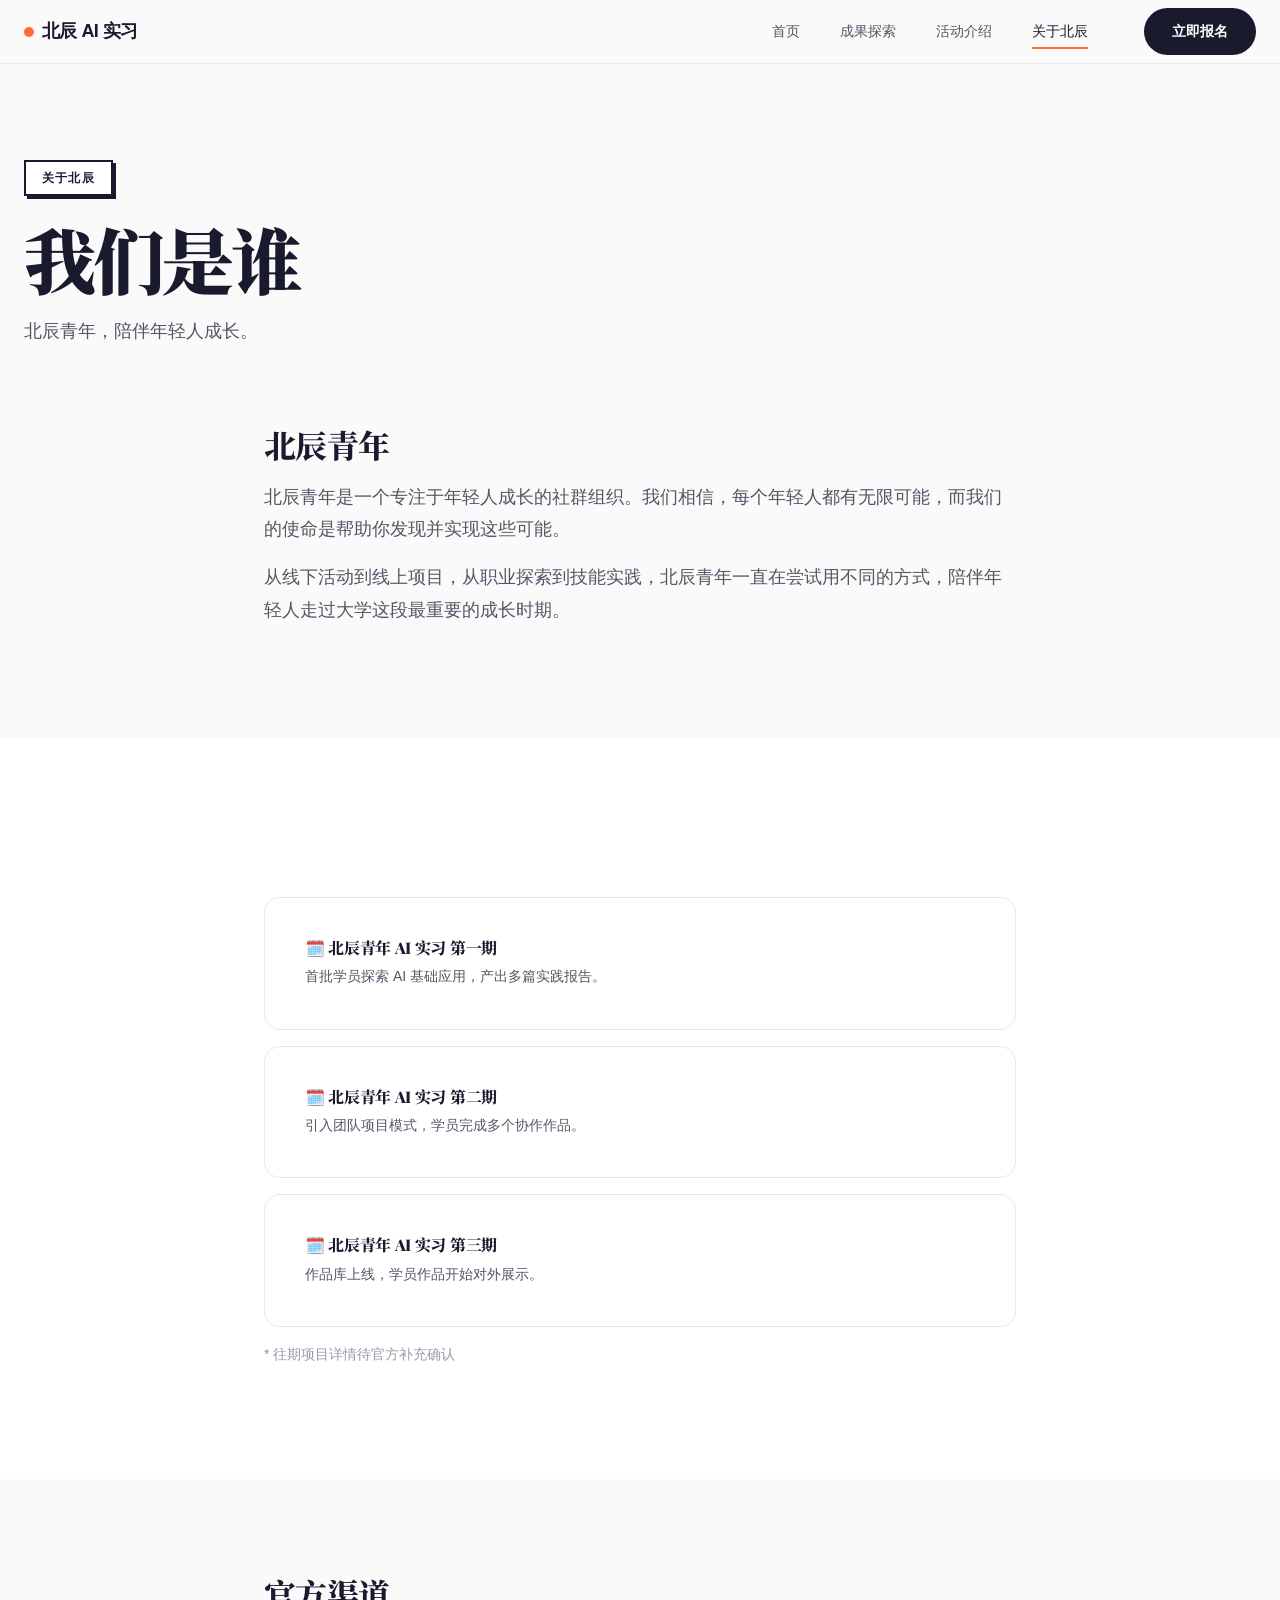
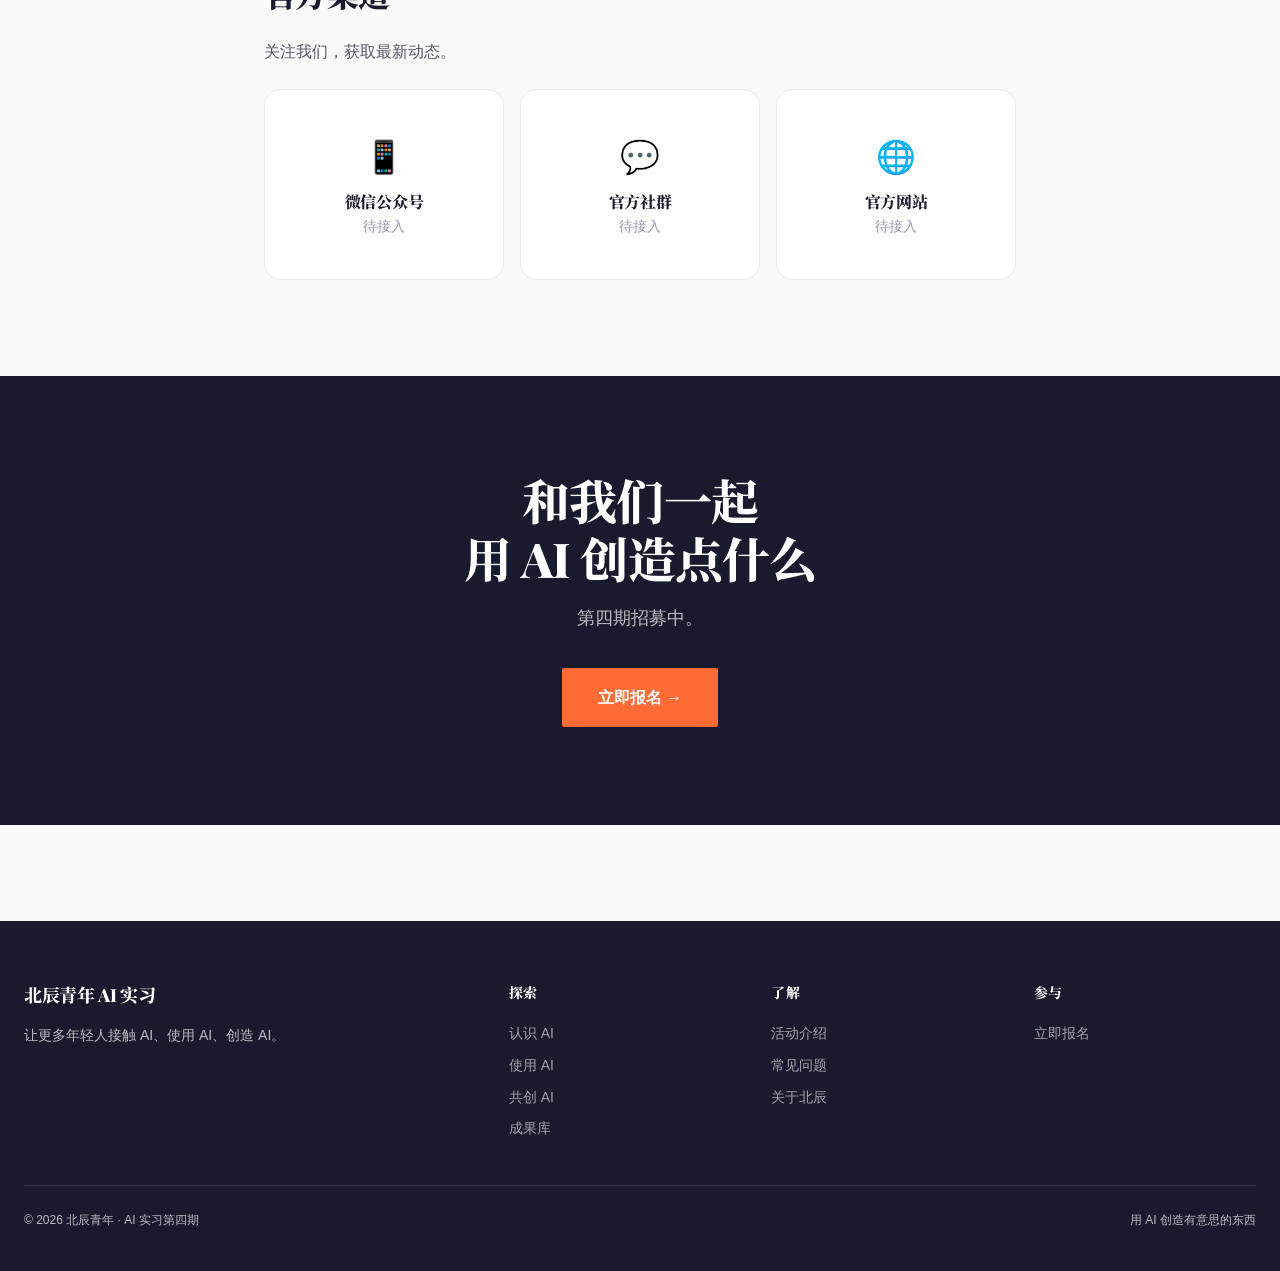
<file: about-us.html>
<!DOCTYPE html>
<html lang="zh-CN">
<head>
  <meta charset="UTF-8">
  <meta name="viewport" content="width=device-width, initial-scale=1.0">
  <title>关于北辰 | 北辰青年 AI 实习第四期</title>
  <link rel="stylesheet" href="assets/css/base.css">
  <link rel="stylesheet" href="assets/css/layout.css">
  <link rel="stylesheet" href="assets/css/components.css">
</head>
<body>

  <nav class="nav">
    <div class="nav-inner">
      <a href="index.html" class="nav-logo"><span class="nav-logo-dot"></span>北辰 AI 实习</a>
      <div class="nav-links">
        <a href="index.html" class="nav-link">首页</a>
        <a href="gallery.html" class="nav-link">成果探索</a>
        <a href="about-program.html" class="nav-link">活动介绍</a>
        <a href="about-us.html" class="nav-link">关于北辰</a>
        <a href="apply.html" class="btn btn-primary nav-cta">立即报名</a>
      </div>
      <div class="nav-toggle"><span></span><span></span><span></span></div>
    </div>
  </nav>
  <div class="nav-mobile">
    <a href="index.html" class="nav-mobile-link">首页</a>
    <a href="gallery.html" class="nav-mobile-link">成果探索</a>
    <a href="about-program.html" class="nav-mobile-link">活动介绍</a>
    <a href="about-us.html" class="nav-mobile-link">关于北辰</a>
    <a href="apply.html" class="btn btn-primary" style="text-align:center;margin-top:16px;">立即报名</a>
  </div>

  <main class="main">

    <section class="page-header">
      <div class="container">
        <span class="page-header-badge">关于北辰</span>
        <h1 class="page-header-title">我们是谁</h1>
        <p class="page-header-subtitle">北辰青年，陪伴年轻人成长。</p>
      </div>
    </section>

    <section class="section" style="padding-top:0;">
      <div class="container" style="max-width:800px;">
        <div class="reveal">
          <h2 style="margin-bottom:16px;">北辰青年</h2>
          <p style="font-size:var(--text-lg);line-height:1.8;color:var(--color-text-secondary);">
            北辰青年是一个专注于年轻人成长的社群组织。我们相信，每个年轻人都有无限可能，而我们的使命是帮助你发现并实现这些可能。
          </p>
          <p style="font-size:var(--text-lg);line-height:1.8;color:var(--color-text-secondary);">
            从线下活动到线上项目，从职业探索到技能实践，北辰青年一直在尝试用不同的方式，陪伴年轻人走过大学这段最重要的成长时期。
          </p>
        </div>
      </div>
    </section>

    <section class="section" style="background:var(--color-bg-alt);">
      <div class="container" style="max-width:800px;">
        <div class="reveal">
          <h2 style="margin-bottom:24px;">往期项目</h2>
        </div>
        <div class="reveal" style="display:grid;gap:16px;">
          <div class="card">
            <h4 style="margin-bottom:8px;">🗓️ 北辰青年 AI 实习 第一期</h4>
            <p style="color:var(--color-text-secondary);margin:0;font-size:var(--text-sm);">首批学员探索 AI 基础应用，产出多篇实践报告。</p>
          </div>
          <div class="card">
            <h4 style="margin-bottom:8px;">🗓️ 北辰青年 AI 实习 第二期</h4>
            <p style="color:var(--color-text-secondary);margin:0;font-size:var(--text-sm);">引入团队项目模式，学员完成多个协作作品。</p>
          </div>
          <div class="card">
            <h4 style="margin-bottom:8px;">🗓️ 北辰青年 AI 实习 第三期</h4>
            <p style="color:var(--color-text-secondary);margin:0;font-size:var(--text-sm);">作品库上线，学员作品开始对外展示。</p>
          </div>
        </div>
        <p style="margin-top:16px;font-size:var(--text-sm);color:var(--color-text-muted);">* 往期项目详情待官方补充确认</p>
      </div>
    </section>

    <section class="section">
      <div class="container" style="max-width:800px;">
        <div class="reveal">
          <h2 style="margin-bottom:24px;">官方渠道</h2>
          <p style="color:var(--color-text-secondary);margin-bottom:24px;">关注我们，获取最新动态。</p>
        </div>
        <div class="reveal" style="display:grid;grid-template-columns:repeat(3,1fr);gap:16px;">
          <div class="card" style="text-align:center;">
            <div style="font-size:32px;margin-bottom:8px;">📱</div>
            <h4 style="margin-bottom:4px;">微信公众号</h4>
            <p style="color:var(--color-text-muted);font-size:var(--text-sm);margin:0;">待接入</p>
          </div>
          <div class="card" style="text-align:center;">
            <div style="font-size:32px;margin-bottom:8px;">💬</div>
            <h4 style="margin-bottom:4px;">官方社群</h4>
            <p style="color:var(--color-text-muted);font-size:var(--text-sm);margin:0;">待接入</p>
          </div>
          <div class="card" style="text-align:center;">
            <div style="font-size:32px;margin-bottom:8px;">🌐</div>
            <h4 style="margin-bottom:4px;">官方网站</h4>
            <p style="color:var(--color-text-muted);font-size:var(--text-sm);margin:0;">待接入</p>
          </div>
        </div>
      </div>
    </section>

    <section class="section" style="background:var(--color-text);color:#fff;text-align:center;">
      <div class="container reveal">
        <h2 style="font-size:var(--text-3xl);margin-bottom:16px;color:#fff;">和我们一起<br>用 AI 创造点什么</h2>
        <p style="color:rgba(255,255,255,0.7);font-size:var(--text-lg);margin-bottom:32px;">第四期招募中。</p>
        <a href="apply.html" class="btn btn-brutal btn-lg" style="background:var(--color-accent);">立即报名 →</a>
      </div>
    </section>

  </main>

  <footer class="footer">
    <div class="container">
      <div class="footer-inner">
        <div class="footer-brand">
          <h3>北辰青年 AI 实习</h3>
          <p>让更多年轻人接触 AI、使用 AI、创造 AI。</p>
        </div>
        <div class="footer-col">
          <h4>探索</h4>
          <a href="discover.html">认识 AI</a>
          <a href="create.html">使用 AI</a>
          <a href="collab.html">共创 AI</a>
          <a href="gallery.html">成果库</a>
        </div>
        <div class="footer-col">
          <h4>了解</h4>
          <a href="about-program.html">活动介绍</a>
          <a href="about-program.html#faq">常见问题</a>
          <a href="about-us.html">关于北辰</a>
        </div>
        <div class="footer-col">
          <h4>参与</h4>
          <a href="apply.html">立即报名</a>
        </div>
      </div>
      <div class="footer-bottom">
        <span>© 2026 北辰青年 · AI 实习第四期</span>
        <span>用 AI 创造有意思的东西</span>
      </div>
    </div>
  </footer>

  <script src="assets/js/main.js"></script>
</body>
</html>
</file>
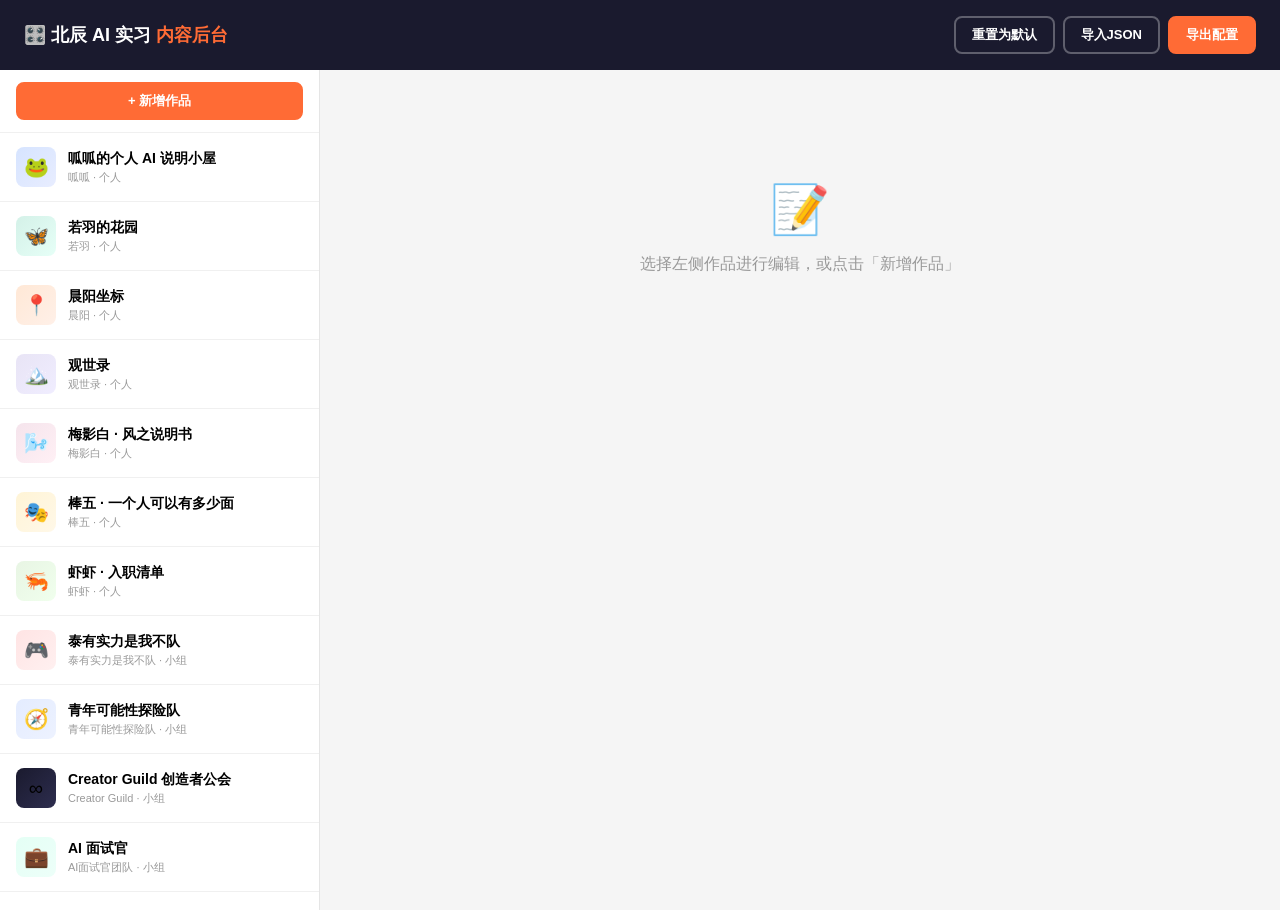
<file: admin.html>
<!DOCTYPE html>
<html lang="zh-CN">
<head>
  <meta charset="UTF-8">
  <meta name="viewport" content="width=device-width, initial-scale=1.0">
  <title>内容后台 | 北辰青年 AI 实习</title>
  <style>
    * { margin: 0; padding: 0; box-sizing: border-box; }
    body {
      font-family: 'PingFang SC', 'Microsoft YaHei', sans-serif;
      background: #f5f5f5;
      min-height: 100vh;
    }
    .admin-header {
      background: #1a1a2e;
      color: #fff;
      padding: 16px 24px;
      display: flex;
      justify-content: space-between;
      align-items: center;
      flex-wrap: wrap;
      gap: 12px;
      position: sticky;
      top: 0;
      z-index: 100;
    }
    .admin-header h1 {
      font-size: 18px;
      font-weight: 700;
    }
    .admin-header h1 span { color: #FF6B35; }
    .admin-actions { display: flex; gap: 8px; flex-wrap: wrap; }
    .btn {
      padding: 8px 16px;
      border: 2px solid #1a1a2e;
      border-radius: 8px;
      font-size: 13px;
      font-weight: 600;
      cursor: pointer;
      background: #fff;
      color: #1a1a2e;
      transition: all 0.2s;
    }
    .btn:hover { transform: translateY(-1px); }
    .btn.primary { background: #FF6B35; color: #fff; border-color: #FF6B35; }
    .btn.danger { background: #EF4444; color: #fff; border-color: #EF4444; }
    .btn.ghost { background: transparent; color: #fff; border-color: rgba(255,255,255,0.3); }
    .btn.sm { padding: 4px 10px; font-size: 12px; }

    .admin-body {
      display: flex;
      min-height: calc(100vh - 60px);
    }
    .admin-sidebar {
      width: 320px;
      background: #fff;
      border-right: 1px solid #e5e5e5;
      overflow-y: auto;
      max-height: calc(100vh - 60px);
      position: sticky;
      top: 60px;
    }
    .work-list-item {
      padding: 14px 16px;
      border-bottom: 1px solid #f0f0f0;
      cursor: pointer;
      display: flex;
      align-items: center;
      gap: 12px;
      transition: background 0.2s;
    }
    .work-list-item:hover { background: #f9f9f9; }
    .work-list-item.active { background: #FFF0E8; border-left: 3px solid #FF6B35; }
    .work-list-emoji {
      width: 40px; height: 40px;
      border-radius: 8px;
      display: flex; align-items: center; justify-content: center;
      font-size: 20px;
      flex-shrink: 0;
    }
    .work-list-info { flex: 1; min-width: 0; }
    .work-list-title {
      font-size: 14px;
      font-weight: 600;
      white-space: nowrap;
      overflow: hidden;
      text-overflow: ellipsis;
    }
    .work-list-meta {
      font-size: 11px;
      color: #999;
      margin-top: 2px;
    }
    .work-list-delete {
      opacity: 0;
      transition: opacity 0.2s;
      color: #EF4444;
      font-size: 16px;
      cursor: pointer;
      padding: 4px;
    }
    .work-list-item:hover .work-list-delete { opacity: 1; }

    .admin-main {
      flex: 1;
      padding: 32px;
      overflow-y: auto;
    }
    .empty-state {
      text-align: center;
      padding: 80px 20px;
      color: #999;
    }
    .empty-state .icon { font-size: 48px; margin-bottom: 16px; }
    .form-group {
      margin-bottom: 20px;
    }
    .form-group label {
      display: block;
      font-size: 13px;
      font-weight: 600;
      color: #333;
      margin-bottom: 6px;
    }
    .form-group label .hint {
      font-weight: 400;
      color: #999;
      font-size: 11px;
      margin-left: 8px;
    }
    .form-group input,
    .form-group textarea,
    .form-group select {
      width: 100%;
      padding: 10px 12px;
      border: 2px solid #e5e5e5;
      border-radius: 8px;
      font-size: 14px;
      font-family: inherit;
      transition: border-color 0.2s;
    }
    .form-group input:focus,
    .form-group textarea:focus,
    .form-group select:focus {
      outline: none;
      border-color: #FF6B35;
    }
    .form-group textarea { min-height: 80px; resize: vertical; }
    .form-row {
      display: grid;
      grid-template-columns: 1fr 1fr;
      gap: 16px;
    }
    .form-section {
      background: #fff;
      border: 1px solid #e5e5e5;
      border-radius: 12px;
      padding: 24px;
      margin-bottom: 24px;
    }
    .form-section h3 {
      font-size: 15px;
      font-weight: 700;
      margin-bottom: 20px;
      padding-bottom: 12px;
      border-bottom: 1px solid #f0f0f0;
    }
    .preview-cover {
      width: 100%;
      height: 160px;
      border-radius: 12px;
      display: flex;
      align-items: center;
      justify-content: center;
      font-size: 56px;
      border: 2px solid #1a1a2e;
      margin-bottom: 12px;
    }

    /* 导出弹窗 */
    .modal-overlay {
      display: none;
      position: fixed;
      inset: 0;
      background: rgba(0,0,0,0.5);
      z-index: 200;
      align-items: center;
      justify-content: center;
      padding: 20px;
    }
    .modal-overlay.show { display: flex; }
    .modal {
      background: #fff;
      border-radius: 16px;
      width: 100%;
      max-width: 700px;
      max-height: 80vh;
      display: flex;
      flex-direction: column;
      overflow: hidden;
    }
    .modal-header {
      padding: 20px 24px;
      border-bottom: 1px solid #f0f0f0;
      display: flex;
      justify-content: space-between;
      align-items: center;
    }
    .modal-header h3 { font-size: 16px; font-weight: 700; }
    .modal-body { padding: 24px; overflow-y: auto; flex: 1; }
    .modal-body textarea {
      width: 100%;
      height: 300px;
      font-family: 'Consolas', 'Monaco', monospace;
      font-size: 12px;
      padding: 16px;
      border: 2px solid #e5e5e5;
      border-radius: 8px;
      resize: none;
    }
    .modal-footer {
      padding: 16px 24px;
      border-top: 1px solid #f0f0f0;
      display: flex;
      justify-content: flex-end;
      gap: 8px;
    }
    .export-steps {
      background: #FFF8E8;
      border-radius: 8px;
      padding: 16px;
      margin-bottom: 16px;
      font-size: 13px;
      line-height: 1.8;
    }
    .export-steps ol { padding-left: 20px; }
    .toast {
      position: fixed;
      bottom: 24px;
      left: 50%;
      transform: translateX(-50%) translateY(100px);
      background: #1a1a2e;
      color: #fff;
      padding: 12px 24px;
      border-radius: 8px;
      font-size: 14px;
      z-index: 300;
      transition: transform 0.3s;
    }
    .toast.show { transform: translateX(-50%) translateY(0); }

    @media (max-width: 768px) {
      .admin-body { flex-direction: column; }
      .admin-sidebar {
        width: 100%;
        max-height: 200px;
        position: static;
      }
      .admin-main { padding: 16px; }
      .form-row { grid-template-columns: 1fr; }
    }
  </style>
</head>
<body>

  <div class="admin-header">
    <h1>🎛️ 北辰 AI 实习 <span>内容后台</span></h1>
    <div class="admin-actions">
      <button class="btn ghost" onclick="loadDefault()">重置为默认</button>
      <button class="btn ghost" onclick="importData()">导入JSON</button>
      <button class="btn primary" onclick="exportData()">导出配置</button>
    </div>
  </div>

  <div class="admin-body">
    <div class="admin-sidebar">
      <div style="padding:12px 16px;border-bottom:1px solid #f0f0f0;">
        <button class="btn primary" style="width:100%;" onclick="addWork()">+ 新增作品</button>
      </div>
      <div id="workList"></div>
    </div>

    <div class="admin-main" id="adminMain">
      <div class="empty-state">
        <div class="icon">📝</div>
        <p>选择左侧作品进行编辑，或点击「新增作品」</p>
      </div>
    </div>
  </div>

  <!-- 导出弹窗 -->
  <div class="modal-overlay" id="exportModal">
    <div class="modal">
      <div class="modal-header">
        <h3>导出作品配置</h3>
        <button class="btn sm" onclick="closeModal()">关闭</button>
      </div>
      <div class="modal-body">
        <div class="export-steps">
          <strong>部署步骤：</strong>
          <ol>
            <li>复制下方全部代码</li>
            <li>打开 <code>assets/data/works.js</code> 文件</li>
            <li>全选替换，保存</li>
            <li>git push 部署上线</li>
          </ol>
        </div>
        <textarea id="exportText" readonly></textarea>
      </div>
      <div class="modal-footer">
        <button class="btn" onclick="copyExport()">📋 复制全部</button>
        <button class="btn primary" onclick="downloadExport()">💾 下载文件</button>
      </div>
    </div>
  </div>

  <div class="toast" id="toast"></div>

  <script src="assets/data/works.js"></script>
  <script>
    let works = [];
    let currentId = null;
    const STORAGE_KEY = 'beichen_works_draft';

    // 初始化
    function init() {
      const saved = localStorage.getItem(STORAGE_KEY);
      if (saved) {
        try { works = JSON.parse(saved); } catch(e) { works = [...(window.WORKS_DATA || [])]; }
      } else {
        works = [...(window.WORKS_DATA || [])];
      }
      renderList();
    }

    function save() {
      localStorage.setItem(STORAGE_KEY, JSON.stringify(works));
      renderList();
    }

    function renderList() {
      const list = document.getElementById('workList');
      list.innerHTML = works.map(w => `
        <div class="work-list-item ${w.id === currentId ? 'active' : ''}" onclick="selectWork('${w.id}')">
          <div class="work-list-emoji" style="background:${w.gradient || '#eee'};">${w.emoji || '📄'}</div>
          <div class="work-list-info">
            <div class="work-list-title">${w.title || '未命名'}</div>
            <div class="work-list-meta">${w.author || ''} · ${w.type === 'team' ? '小组' : '个人'}</div>
          </div>
          <span class="work-list-delete" onclick="event.stopPropagation();deleteWork('${w.id}')">×</span>
        </div>
      `).join('');
    }

    function selectWork(id) {
      currentId = id;
      const w = works.find(x => x.id === id);
      if (!w) return;
      renderList();
      renderEditor(w);
    }

    function renderEditor(w) {
      const main = document.getElementById('adminMain');
      main.innerHTML = `
        <div class="form-section">
          <h3>基本信息</h3>
          <div class="preview-cover" id="previewCover" style="background:${w.gradient || '#eee'};">${w.emoji || '📄'}</div>
          <div class="form-row">
            <div class="form-group">
              <label>作品ID <span class="hint">URL用，英文唯一</span></label>
              <input value="${w.id || ''}" onchange="updateField('id', this.value)">
            </div>
            <div class="form-group">
              <label>Emoji封面</label>
              <input value="${w.emoji || ''}" onchange="updateField('emoji', this.value)" placeholder="🐸">
            </div>
          </div>
          <div class="form-group">
            <label>作品标题</label>
            <input value="${w.title || ''}" onchange="updateField('title', this.value)">
          </div>
          <div class="form-row">
            <div class="form-group">
              <label>作者</label>
              <input value="${w.author || ''}" onchange="updateField('author', this.value)">
            </div>
            <div class="form-group">
              <label>类型</label>
              <select onchange="updateField('type', this.value)">
                <option value="personal" ${w.type === 'personal' ? 'selected' : ''}>个人作品</option>
                <option value="team" ${w.type === 'team' ? 'selected' : ''}>小组作品</option>
              </select>
            </div>
          </div>
          <div class="form-row">
            <div class="form-group">
              <label>所属主题</label>
              <select onchange="updateField('category', this.value)">
                <option value="discover" ${w.category === 'discover' ? 'selected' : ''}>认识 AI</option>
                <option value="create" ${w.category === 'create' ? 'selected' : ''}>使用 AI</option>
                <option value="collab" ${w.category === 'collab' ? 'selected' : ''}>共创 AI</option>
              </select>
            </div>
            <div class="form-group">
              <label>封面渐变 <span class="hint">CSS gradient</span></label>
              <input value="${w.gradient || ''}" onchange="updateField('gradient', this.value)" placeholder="linear-gradient(135deg,#xxx,#xxx)">
            </div>
          </div>
        </div>

        <div class="form-section">
          <h3>内容描述</h3>
          <div class="form-group">
            <label>简短描述 <span class="hint">卡片上显示，50字内</span></label>
            <textarea onchange="updateField('desc', this.value)">${w.desc || ''}</textarea>
          </div>
          <div class="form-group">
            <label>详细描述 <span class="hint">详情页显示</span></label>
            <textarea style="min-height:120px;" onchange="updateField('fullDesc', this.value)">${w.fullDesc || ''}</textarea>
          </div>
          <div class="form-group">
            <label>作品亮点 <span class="hint">一句话概括特色</span></label>
            <input value="${w.highlight || ''}" onchange="updateField('highlight', this.value)">
          </div>
          <div class="form-group">
            <label>标签 <span class="hint">逗号分隔</span></label>
            <input value="${(w.tags || []).join(', ')}" onchange="updateField('tags', this.value.split(/[,，]/).map(s=>s.trim()).filter(Boolean))">
          </div>
        </div>

        <div class="form-section">
          <h3>链接</h3>
          <div class="form-group">
            <label>原作品URL</label>
            <input value="${w.url || ''}" onchange="updateField('url', this.value)" placeholder="https://...">
          </div>
        </div>
      `;
    }

    function updateField(field, value) {
      const w = works.find(x => x.id === currentId);
      if (!w) return;
      w[field] = value;
      if (field === 'emoji' || field === 'gradient') {
        const cover = document.getElementById('previewCover');
        if (cover) {
          cover.style.background = w.gradient || '#eee';
          cover.textContent = w.emoji || '📄';
        }
      }
      if (field === 'title' || field === 'author' || field === 'type') {
        renderList();
      }
      save();
    }

    function addWork() {
      const id = 'work-' + Date.now();
      const newWork = {
        id,
        title: '新作品',
        emoji: '✨',
        gradient: 'linear-gradient(135deg,#E8EDFF,#fff)',
        category: 'create',
        type: 'personal',
        author: '',
        desc: '',
        fullDesc: '',
        tags: [],
        url: '',
        highlight: ''
      };
      works.push(newWork);
      currentId = id;
      save();
      renderEditor(newWork);
    }

    function deleteWork(id) {
      if (!confirm('确定删除这个作品吗？')) return;
      works = works.filter(w => w.id !== id);
      if (currentId === id) {
        currentId = null;
        document.getElementById('adminMain').innerHTML = `
          <div class="empty-state">
            <div class="icon">📝</div>
            <p>选择左侧作品进行编辑，或点击「新增作品」</p>
          </div>
        `;
      }
      save();
    }

    function loadDefault() {
      if (!confirm('重置为默认数据？当前编辑将丢失。')) return;
      works = [...(window.WORKS_DATA || [])];
      localStorage.removeItem(STORAGE_KEY);
      currentId = null;
      renderList();
      document.getElementById('adminMain').innerHTML = `
        <div class="empty-state">
          <div class="icon">📝</div>
          <p>选择左侧作品进行编辑，或点击「新增作品」</p>
        </div>
      `;
      showToast('已重置为默认数据');
    }

    function importData() {
      const input = document.createElement('input');
      input.type = 'file';
      input.accept = '.json,.js';
      input.onchange = (e) => {
        const file = e.target.files[0];
        const reader = new FileReader();
        reader.onload = (ev) => {
          try {
            let text = ev.target.result;
            // 尝试提取JSON数组
            const match = text.match(/\[[\s\S]*\]/);
            if (match) text = match[0];
            const data = JSON.parse(text);
            if (Array.isArray(data)) {
              works = data;
              save();
              showToast('导入成功，共 ' + data.length + ' 个作品');
            } else {
              showToast('格式错误：需要数组');
            }
          } catch(err) {
            showToast('导入失败：' + err.message);
          }
        };
        reader.readAsText(file);
      };
      input.click();
    }

    function exportData() {
      const jsContent = `/* ============================================
   作品数据 - 内容后台编辑后替换此文件
   ============================================ */
window.WORKS_DATA = ${JSON.stringify(works, null, 2)};
`;
      document.getElementById('exportText').value = jsContent;
      document.getElementById('exportModal').classList.add('show');
    }

    function closeModal() {
      document.getElementById('exportModal').classList.remove('show');
    }

    function copyExport() {
      const text = document.getElementById('exportText');
      text.select();
      document.execCommand('copy');
      showToast('已复制到剪贴板');
    }

    function downloadExport() {
      const content = document.getElementById('exportText').value;
      const blob = new Blob([content], { type: 'text/javascript' });
      const url = URL.createObjectURL(blob);
      const a = document.createElement('a');
      a.href = url;
      a.download = 'works.js';
      a.click();
      URL.revokeObjectURL(url);
      showToast('文件已下载');
    }

    function showToast(msg) {
      const toast = document.getElementById('toast');
      toast.textContent = msg;
      toast.classList.add('show');
      setTimeout(() => toast.classList.remove('show'), 2000);
    }

    init();
  </script>
</body>
</html>
</file>
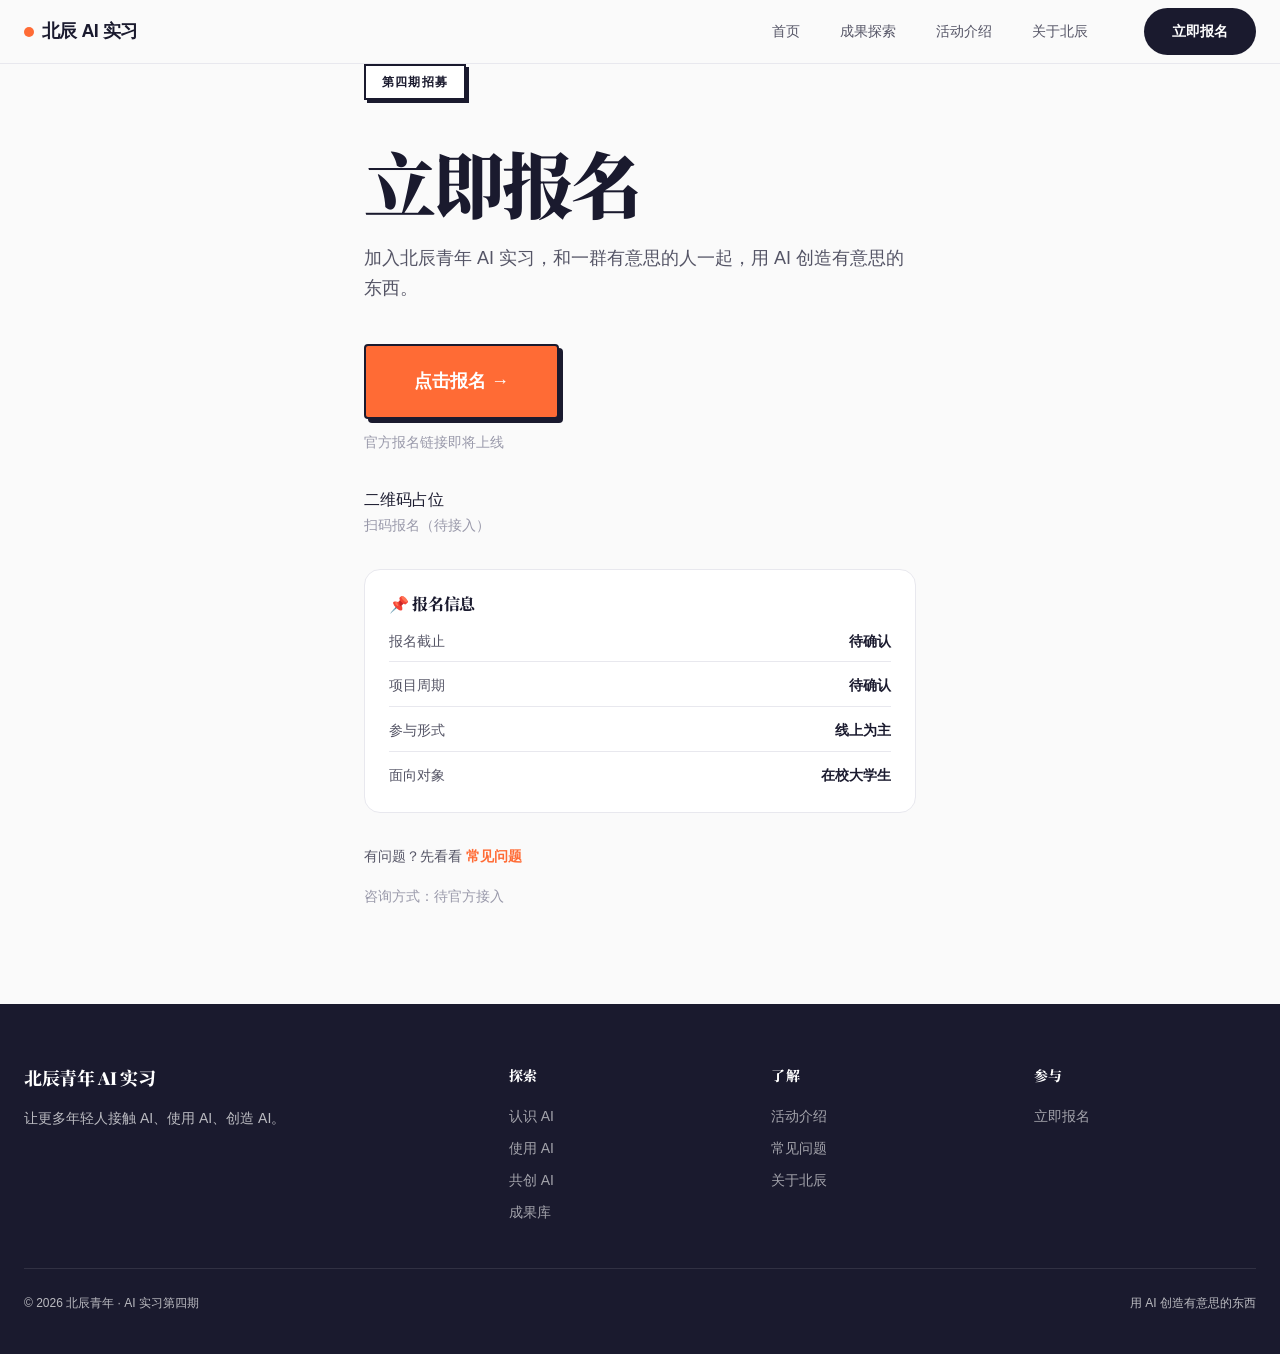
<file: apply.html>
<!DOCTYPE html>
<html lang="zh-CN">
<head>
  <meta charset="UTF-8">
  <meta name="viewport" content="width=device-width, initial-scale=1.0">
  <title>立即报名 | 北辰青年 AI 实习第四期</title>
  <link rel="stylesheet" href="assets/css/base.css">
  <link rel="stylesheet" href="assets/css/layout.css">
  <link rel="stylesheet" href="assets/css/components.css">
</head>
<body>

  <nav class="nav">
    <div class="nav-inner">
      <a href="index.html" class="nav-logo"><span class="nav-logo-dot"></span>北辰 AI 实习</a>
      <div class="nav-links">
        <a href="index.html" class="nav-link">首页</a>
        <a href="gallery.html" class="nav-link">成果探索</a>
        <a href="about-program.html" class="nav-link">活动介绍</a>
        <a href="about-us.html" class="nav-link">关于北辰</a>
        <a href="apply.html" class="btn btn-primary nav-cta">立即报名</a>
      </div>
      <div class="nav-toggle"><span></span><span></span><span></span></div>
    </div>
  </nav>
  <div class="nav-mobile">
    <a href="index.html" class="nav-mobile-link">首页</a>
    <a href="gallery.html" class="nav-mobile-link">成果探索</a>
    <a href="about-program.html" class="nav-mobile-link">活动介绍</a>
    <a href="about-us.html" class="nav-mobile-link">关于北辰</a>
    <a href="apply.html" class="btn btn-primary" style="text-align:center;margin-top:16px;">立即报名</a>
  </div>

  <main class="main">

    <section class="apply-cta">
      <div class="container" style="max-width:600px;">
        <span class="page-header-badge">第四期招募</span>
        <h1 style="font-size:var(--text-4xl);font-weight:900;margin:16px 0;letter-spacing:-0.04em;">立即报名</h1>
        <p style="font-size:var(--text-lg);color:var(--color-text-secondary);margin-bottom:40px;">
          加入北辰青年 AI 实习，和一群有意思的人一起，用 AI 创造有意思的东西。
        </p>

        <!-- 报名链接占位 -->
        <div class="reveal" style="margin-bottom:32px;">
          <a href="#" class="btn btn-brutal btn-lg" style="font-size:18px;padding:20px 48px;" onclick="alert('官方报名链接待接入，敬请期待');return false;">
            点击报名 →
          </a>
          <p style="font-size:var(--text-sm);color:var(--color-text-muted);margin-top:12px;">官方报名链接即将上线</p>
        </div>

        <!-- 二维码占位 -->
        <div class="reveal" style="margin-bottom:32px;">
          <div class="apply-qr">
            二维码占位
          </div>
          <p style="font-size:var(--text-sm);color:var(--color-text-muted);">扫码报名（待接入）</p>
        </div>

        <!-- 关键信息 -->
        <div class="reveal" style="text-align:left;background:var(--color-bg-alt);border-radius:var(--radius-lg);padding:24px;border:1px solid var(--color-border);">
          <h4 style="margin-bottom:16px;font-size:var(--text-base);">📌 报名信息</h4>
          <div style="display:grid;gap:12px;font-size:var(--text-sm);">
            <div style="display:flex;justify-content:space-between;border-bottom:1px solid var(--color-border);padding-bottom:8px;">
              <span style="color:var(--color-text-secondary);">报名截止</span>
              <span style="font-weight:600;">待确认</span>
            </div>
            <div style="display:flex;justify-content:space-between;border-bottom:1px solid var(--color-border);padding-bottom:8px;">
              <span style="color:var(--color-text-secondary);">项目周期</span>
              <span style="font-weight:600;">待确认</span>
            </div>
            <div style="display:flex;justify-content:space-between;border-bottom:1px solid var(--color-border);padding-bottom:8px;">
              <span style="color:var(--color-text-secondary);">参与形式</span>
              <span style="font-weight:600;">线上为主</span>
            </div>
            <div style="display:flex;justify-content:space-between;">
              <span style="color:var(--color-text-secondary);">面向对象</span>
              <span style="font-weight:600;">在校大学生</span>
            </div>
          </div>
        </div>

        <!-- 咨询方式 -->
        <div class="reveal" style="margin-top:32px;">
          <p style="font-size:var(--text-sm);color:var(--color-text-secondary);">
            有问题？先看看 <a href="about-program.html#faq" style="color:var(--color-accent);font-weight:600;">常见问题</a>
          </p>
          <p style="font-size:var(--text-sm);color:var(--color-text-muted);margin-top:8px;">
            咨询方式：待官方接入
          </p>
        </div>
      </div>
    </section>

  </main>

  <footer class="footer">
    <div class="container">
      <div class="footer-inner">
        <div class="footer-brand">
          <h3>北辰青年 AI 实习</h3>
          <p>让更多年轻人接触 AI、使用 AI、创造 AI。</p>
        </div>
        <div class="footer-col">
          <h4>探索</h4>
          <a href="discover.html">认识 AI</a>
          <a href="create.html">使用 AI</a>
          <a href="collab.html">共创 AI</a>
          <a href="gallery.html">成果库</a>
        </div>
        <div class="footer-col">
          <h4>了解</h4>
          <a href="about-program.html">活动介绍</a>
          <a href="about-program.html#faq">常见问题</a>
          <a href="about-us.html">关于北辰</a>
        </div>
        <div class="footer-col">
          <h4>参与</h4>
          <a href="apply.html">立即报名</a>
        </div>
      </div>
      <div class="footer-bottom">
        <span>© 2026 北辰青年 · AI 实习第四期</span>
        <span>用 AI 创造有意思的东西</span>
      </div>
    </div>
  </footer>

  <script src="assets/js/main.js"></script>
</body>
</html>
</file>
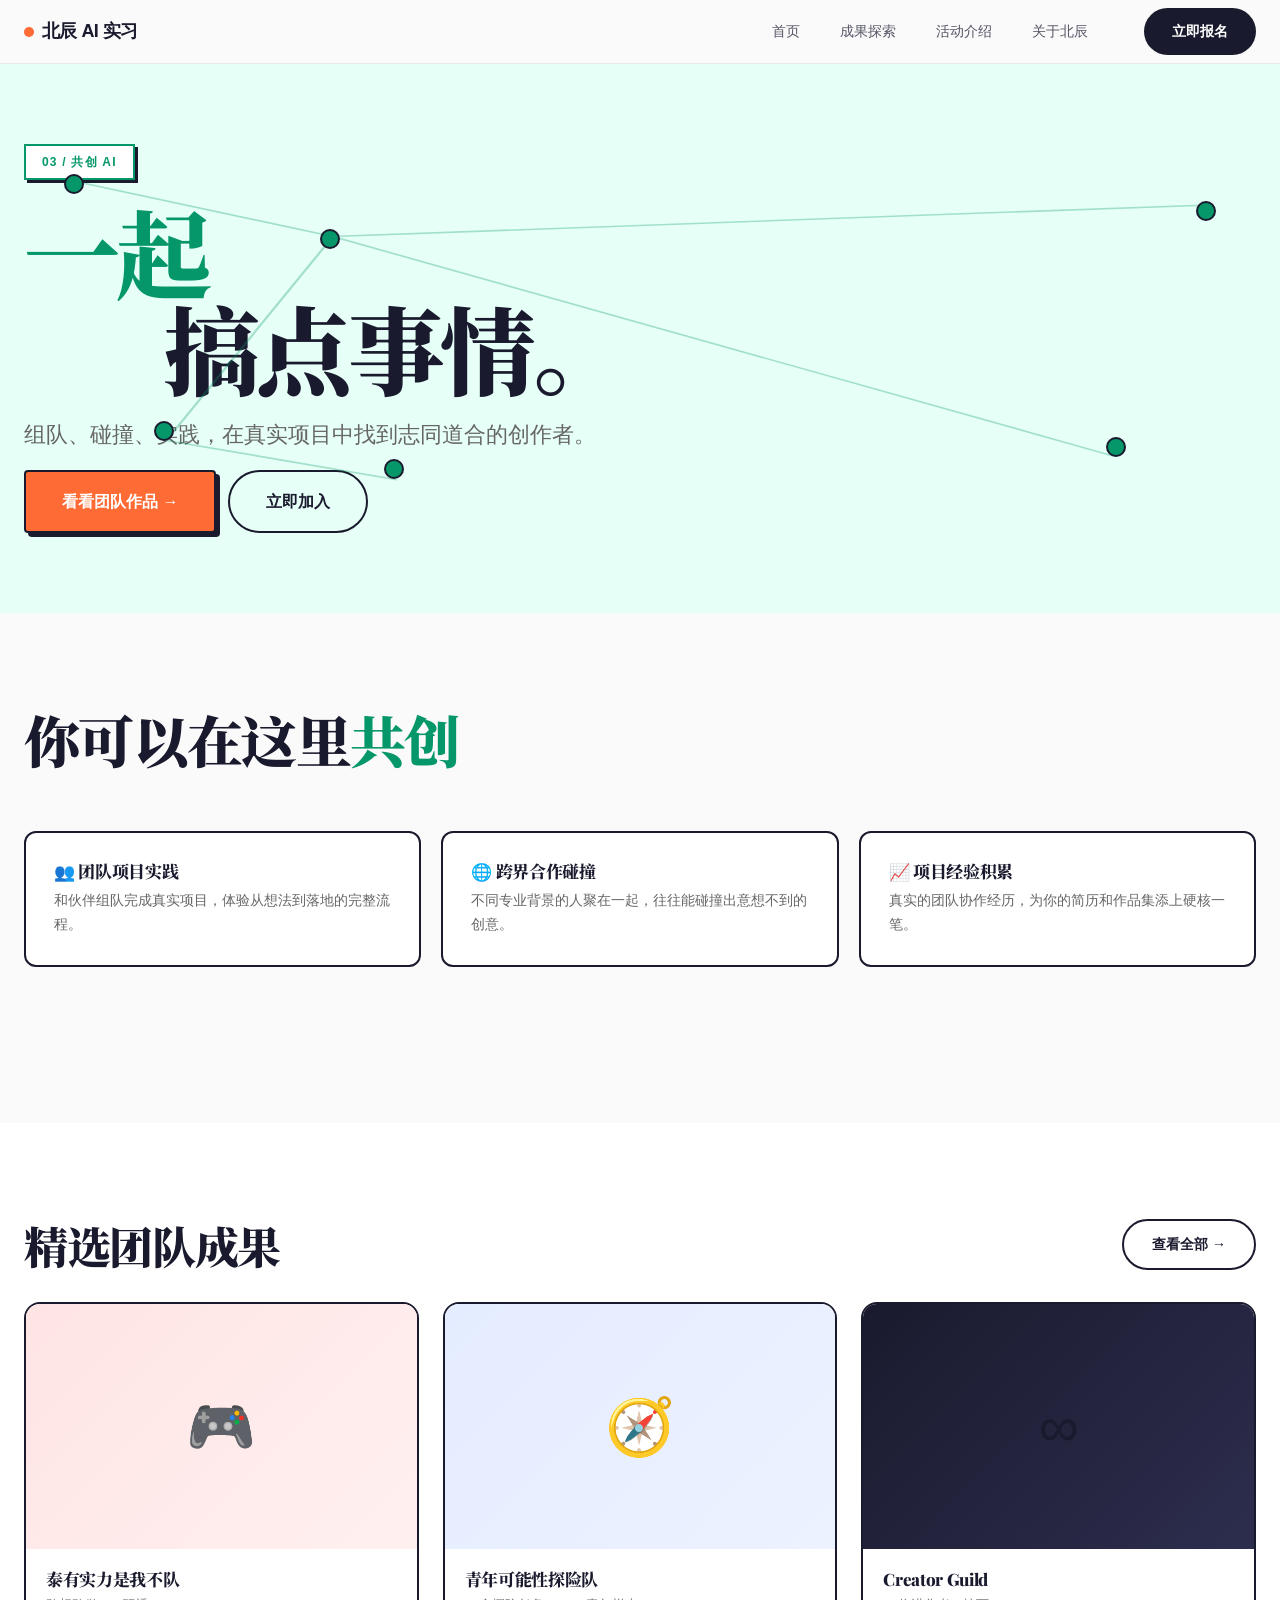
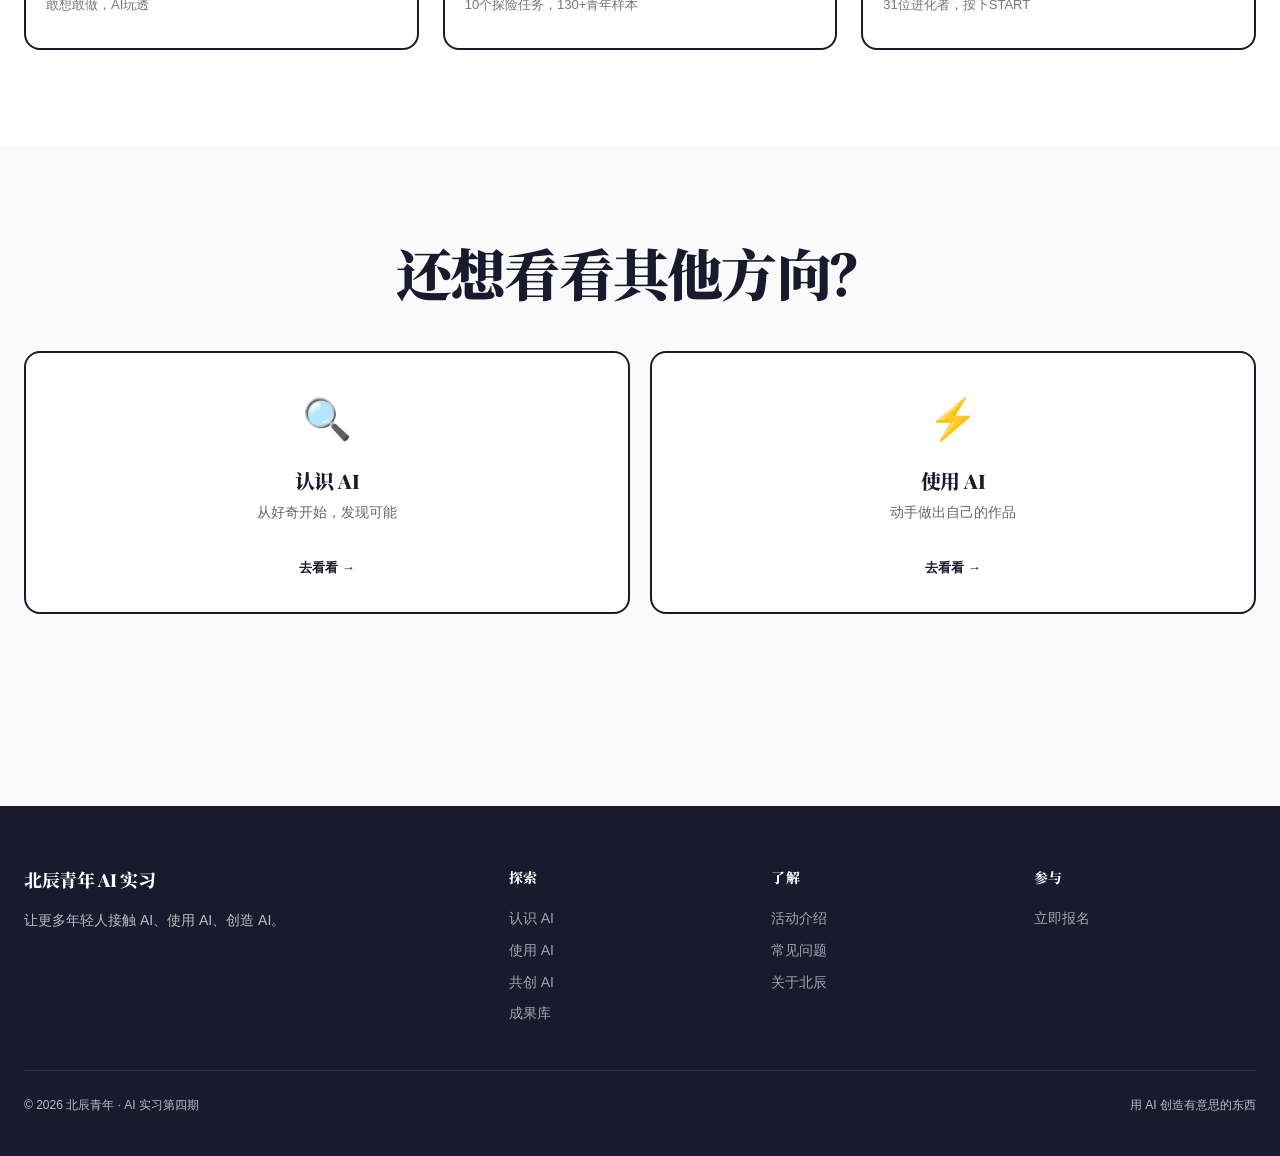
<file: collab.html>
<!DOCTYPE html>
<html lang="zh-CN">
<head>
  <meta charset="UTF-8">
  <meta name="viewport" content="width=device-width, initial-scale=1.0">
  <title>共创 AI | 北辰青年 AI 实习第四期</title>
  <link rel="stylesheet" href="assets/css/base.css">
  <link rel="stylesheet" href="assets/css/layout.css">
  <link rel="stylesheet" href="assets/css/components.css">
  <style>
    .theme-hero { background:#E6FFF7; }
    .theme-hero-title { color:#059669; }
    .theme-hero-title .line2 { display:block; color:#1a1a2e; margin-left:140px; }
    .deco-network { position:absolute; inset:0; }
    .deco-network .node { position:absolute; width:20px; height:20px; background:#059669; border:2px solid #1a1a2e; border-radius:50%; }
    .deco-network .n1{top:20%;left:5%;} .deco-network .n2{top:30%;left:25%;} .deco-network .n3{top:65%;left:12%;} .deco-network .n4{top:72%;left:30%;} .deco-network .n5{top:25%;right:5%;} .deco-network .n6{top:68%;right:12%;}
    .deco-network svg { position:absolute; inset:0; width:100%; height:100%; opacity:0.3; }
    @media(max-width:900px){ .theme-hero-title .line2{margin-left:0;} .deco-network{display:none;} }
  </style>
</head>
<body>

  <nav class="nav">
    <div class="nav-inner">
      <a href="index.html" class="nav-logo"><span class="nav-logo-dot"></span>北辰 AI 实习</a>
      <div class="nav-links">
        <a href="index.html" class="nav-link">首页</a>
        <a href="gallery.html" class="nav-link">成果探索</a>
        <a href="about-program.html" class="nav-link">活动介绍</a>
        <a href="about-us.html" class="nav-link">关于北辰</a>
        <a href="apply.html" class="btn btn-primary nav-cta">立即报名</a>
      </div>
      <div class="nav-toggle"><span></span><span></span><span></span></div>
    </div>
  </nav>
  <div class="nav-mobile">
    <a href="index.html" class="nav-mobile-link">首页</a>
    <a href="gallery.html" class="nav-mobile-link">成果探索</a>
    <a href="about-program.html" class="nav-mobile-link">活动介绍</a>
    <a href="about-us.html" class="nav-mobile-link">关于北辰</a>
    <a href="apply.html" class="btn btn-primary" style="text-align:center;margin-top:16px;">立即报名</a>
  </div>

  <main class="main">

    <section class="theme-hero">
      <div class="deco-network">
        <svg viewBox="0 0 1000 700" preserveAspectRatio="none">
          <line x1="60" y1="150" x2="260" y2="220" stroke="#059669" stroke-width="2"/>
          <line x1="260" y1="220" x2="130" y2="480" stroke="#059669" stroke-width="2"/>
          <line x1="130" y1="480" x2="310" y2="530" stroke="#059669" stroke-width="2"/>
          <line x1="260" y1="220" x2="940" y2="180" stroke="#059669" stroke-width="2"/>
          <line x1="260" y1="220" x2="870" y2="500" stroke="#059669" stroke-width="2"/>
        </svg>
        <span class="node n1"></span><span class="node n2"></span><span class="node n3"></span>
        <span class="node n4"></span><span class="node n5"></span><span class="node n6"></span>
      </div>
      <div class="container">
        <span class="page-header-badge" style="border-color:#059669;color:#059669;">03 / 共创 AI</span>
        <h1 class="theme-hero-title">
          一起
          <span class="line2">搞点事情。</span>
        </h1>
        <p class="theme-hero-question">组队、碰撞、实践，在真实项目中找到志同道合的创作者。</p>
        <div style="display:flex;gap:12px;flex-wrap:wrap;">
          <a href="gallery.html" class="btn btn-brutal btn-lg">看看团队作品 →</a>
          <a href="apply.html" class="btn btn-outline btn-lg">立即加入</a>
        </div>
      </div>
    </section>

    <section class="section">
      <div class="container">
        <h2 class="section-title reveal">你可以在这里<span style="color:#059669;">共创</span></h2>
        <div class="theme-needs">
          <div class="theme-need-item reveal"><h4>👥 团队项目实践</h4><p>和伙伴组队完成真实项目，体验从想法到落地的完整流程。</p></div>
          <div class="theme-need-item reveal"><h4>🌐 跨界合作碰撞</h4><p>不同专业背景的人聚在一起，往往能碰撞出意想不到的创意。</p></div>
          <div class="theme-need-item reveal"><h4>📈 项目经验积累</h4><p>真实的团队协作经历，为你的简历和作品集添上硬核一笔。</p></div>
        </div>
      </div>
    </section>

    <section class="section" style="background:#fff;">
      <div class="container">
        <div class="reveal" style="display:flex;justify-content:space-between;align-items:flex-end;margin-bottom:32px;flex-wrap:wrap;gap:16px;">
          <h2 class="section-title" style="font-size:clamp(28px,4vw,44px);">精选团队成果</h2>
          <a href="gallery.html" class="btn btn-outline">查看全部 →</a>
        </div>
        <div class="gallery-grid">
          <a href="https://3708c514e1d049eb9e5d2285a067b96d.bj3.agentos-app.net/" target="_blank" class="work-card reveal">
            <div class="work-card-cover" style="background:linear-gradient(135deg,#FFE4E4,#FFF0F0);"><span class="emoji">🎮</span></div>
            <div class="work-card-body"><h4 class="work-card-title">泰有实力是我不队</h4><p class="work-card-desc">敢想敢做，AI玩透</p></div>
          </a>
          <a href="https://1daf2f4a924d48c39a7139c51874fbaf.app.workbuddy.link/" target="_blank" class="work-card reveal">
            <div class="work-card-cover" style="background:linear-gradient(135deg,#E4ECFF,#EDF2FF);"><span class="emoji">🧭</span></div>
            <div class="work-card-body"><h4 class="work-card-title">青年可能性探险队</h4><p class="work-card-desc">10个探险任务，130+青年样本</p></div>
          </a>
          <a href="https://ce5c1e92256648b48b5913576d088a14.app.codebuddy.work/" target="_blank" class="work-card reveal">
            <div class="work-card-cover" style="background:linear-gradient(135deg,#1a1a2e,#2d2d4e);"><span class="emoji">∞</span></div>
            <div class="work-card-body"><h4 class="work-card-title">Creator Guild</h4><p class="work-card-desc">31位进化者，按下START</p></div>
          </a>
        </div>
      </div>
    </section>

    <section class="section">
      <div class="container">
        <h2 class="section-title reveal" style="text-align:center;margin-bottom:40px;">还想看看其他方向？</h2>
        <div class="needs-grid" style="grid-template-columns:repeat(2,1fr);">
          <a href="discover.html" class="need-card reveal" style="text-align:center;"><div class="need-card-icon">🔍</div><h3 class="need-card-title">认识 AI</h3><p class="need-card-desc">从好奇开始，发现可能</p><span class="go" style="justify-content:center;">去看看 →</span></a>
          <a href="create.html" class="need-card reveal" style="text-align:center;"><div class="need-card-icon">⚡</div><h3 class="need-card-title">使用 AI</h3><p class="need-card-desc">动手做出自己的作品</p><span class="go" style="justify-content:center;">去看看 →</span></a>
        </div>
      </div>
    </section>

  </main>

  <footer class="footer">
    <div class="container">
      <div class="footer-inner">
        <div class="footer-brand"><h3>北辰青年 AI 实习</h3><p>让更多年轻人接触 AI、使用 AI、创造 AI。</p></div>
        <div class="footer-col"><h4>探索</h4><a href="discover.html">认识 AI</a><a href="create.html">使用 AI</a><a href="collab.html">共创 AI</a><a href="gallery.html">成果库</a></div>
        <div class="footer-col"><h4>了解</h4><a href="about-program.html">活动介绍</a><a href="about-program.html#faq">常见问题</a><a href="about-us.html">关于北辰</a></div>
        <div class="footer-col"><h4>参与</h4><a href="apply.html">立即报名</a></div>
      </div>
      <div class="footer-bottom"><span>© 2026 北辰青年 · AI 实习第四期</span><span>用 AI 创造有意思的东西</span></div>
    </div>
  </footer>

  <script src="assets/js/main.js"></script>
</body>
</html>
</file>
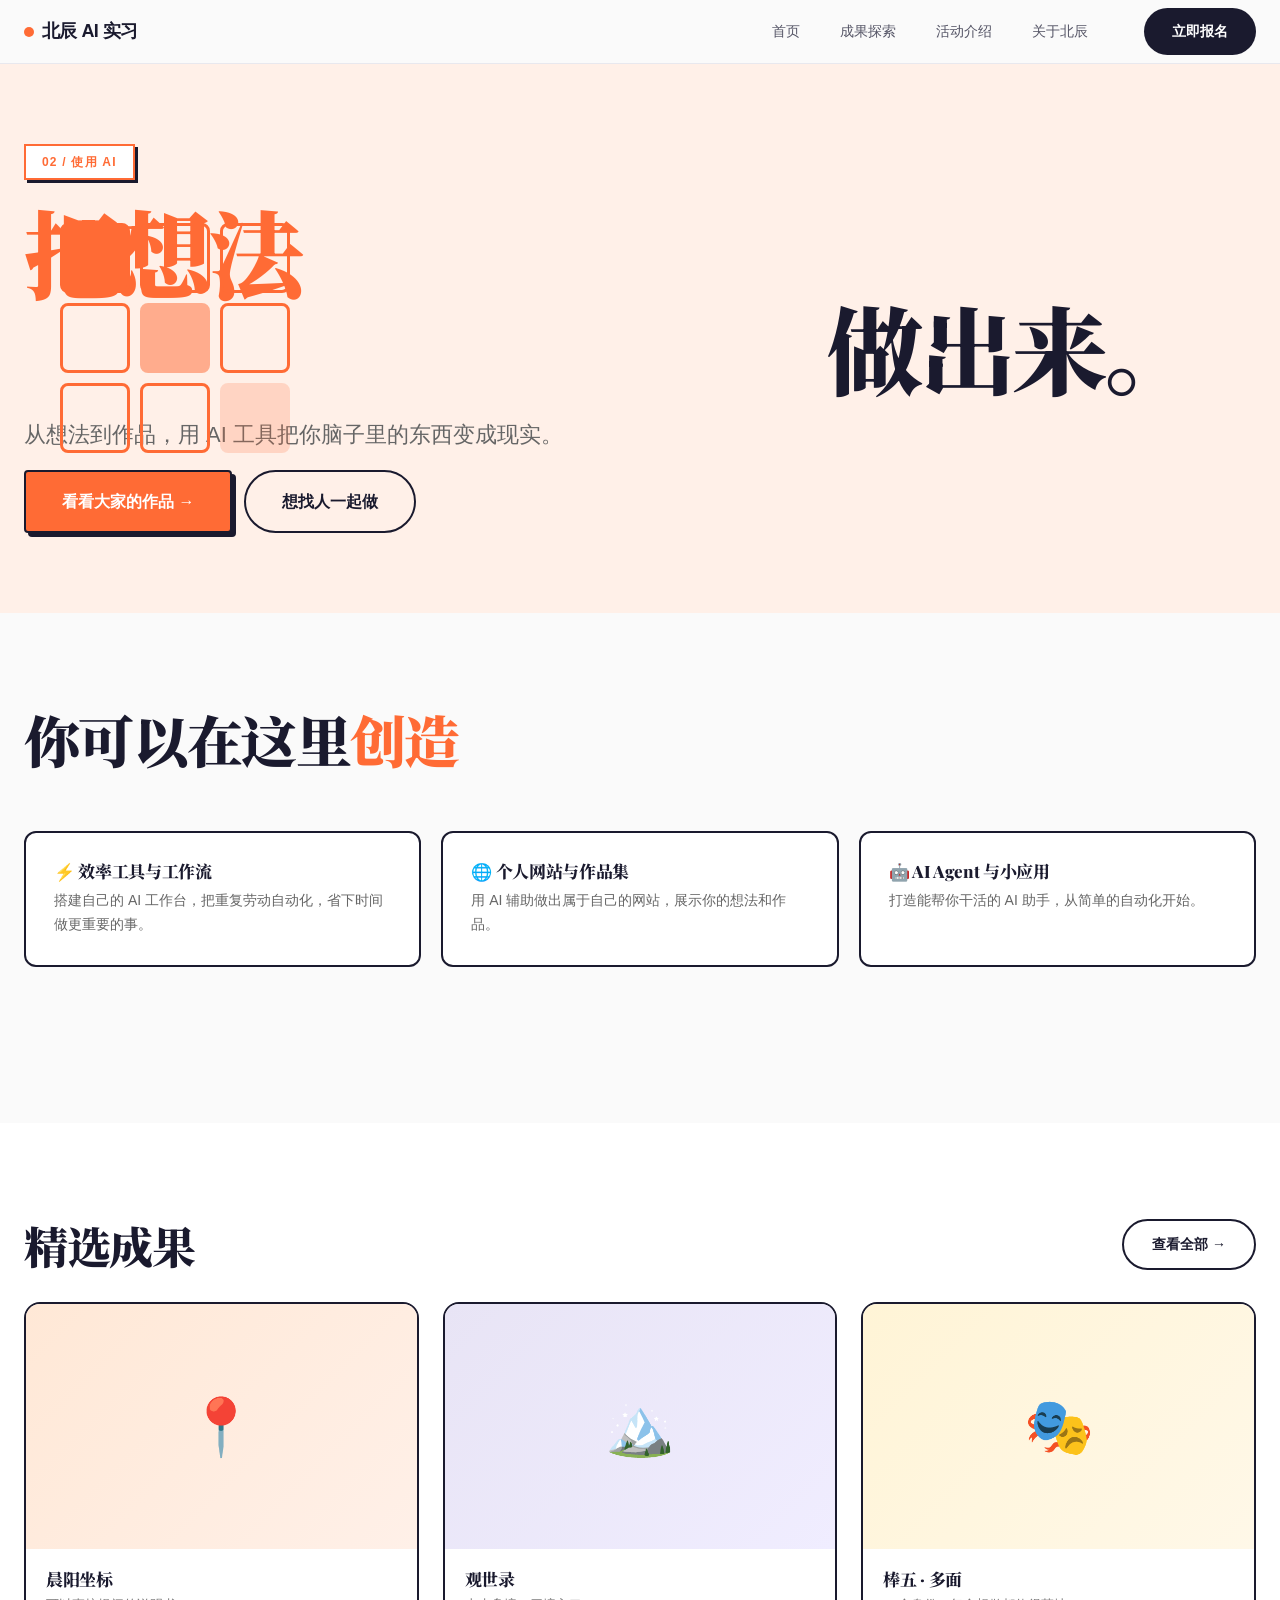
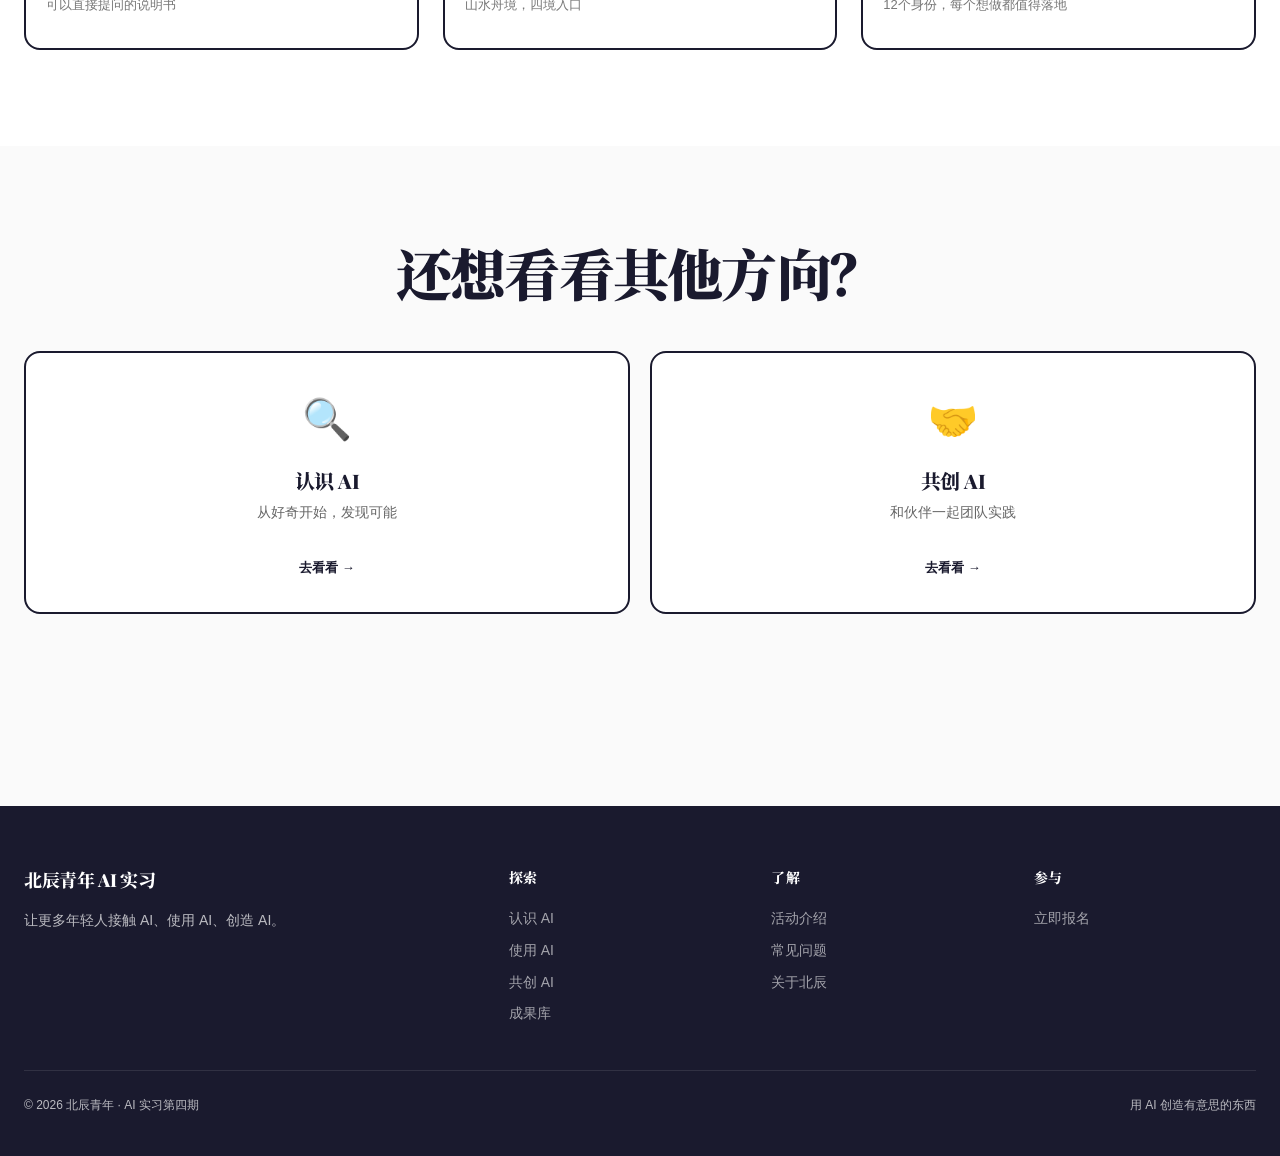
<file: create.html>
<!DOCTYPE html>
<html lang="zh-CN">
<head>
  <meta charset="UTF-8">
  <meta name="viewport" content="width=device-width, initial-scale=1.0">
  <title>使用 AI | 北辰青年 AI 实习第四期</title>
  <link rel="stylesheet" href="assets/css/base.css">
  <link rel="stylesheet" href="assets/css/layout.css">
  <link rel="stylesheet" href="assets/css/components.css">
  <style>
    .theme-hero { background:#FFF0E8; }
    .theme-hero-title { color:#FF6B35; }
    .theme-hero-title .line2 { display:block; color:#1a1a2e; text-align:right; margin-right:60px; }
    .deco-grid { position:absolute; left:60px; top:50%; transform:translateY(-50%); display:grid; grid-template-columns:repeat(3,70px); gap:10px; }
    .deco-grid span { width:70px; height:70px; border:3px solid #FF6B35; border-radius:8px; }
    .deco-grid span:nth-child(1){background:#FF6B35;}
    .deco-grid span:nth-child(5){background:#FF6B35;opacity:0.5;}
    .deco-grid span:nth-child(9){background:#FF6B35;opacity:0.2;}
    @media(max-width:900px){ .theme-hero-title .line2{margin-right:0;text-align:left;} .deco-grid{display:none;} }
  </style>
</head>
<body>

  <nav class="nav">
    <div class="nav-inner">
      <a href="index.html" class="nav-logo"><span class="nav-logo-dot"></span>北辰 AI 实习</a>
      <div class="nav-links">
        <a href="index.html" class="nav-link">首页</a>
        <a href="gallery.html" class="nav-link">成果探索</a>
        <a href="about-program.html" class="nav-link">活动介绍</a>
        <a href="about-us.html" class="nav-link">关于北辰</a>
        <a href="apply.html" class="btn btn-primary nav-cta">立即报名</a>
      </div>
      <div class="nav-toggle"><span></span><span></span><span></span></div>
    </div>
  </nav>
  <div class="nav-mobile">
    <a href="index.html" class="nav-mobile-link">首页</a>
    <a href="gallery.html" class="nav-mobile-link">成果探索</a>
    <a href="about-program.html" class="nav-mobile-link">活动介绍</a>
    <a href="about-us.html" class="nav-mobile-link">关于北辰</a>
    <a href="apply.html" class="btn btn-primary" style="text-align:center;margin-top:16px;">立即报名</a>
  </div>

  <main class="main">

    <section class="theme-hero">
      <div class="deco-grid"><span></span><span></span><span></span><span></span><span></span><span></span><span></span><span></span><span></span></div>
      <div class="container">
        <span class="page-header-badge" style="border-color:#FF6B35;color:#FF6B35;">02 / 使用 AI</span>
        <h1 class="theme-hero-title">
          把想法
          <span class="line2">做出来。</span>
        </h1>
        <p class="theme-hero-question">从想法到作品，用 AI 工具把你脑子里的东西变成现实。</p>
        <div style="display:flex;gap:12px;flex-wrap:wrap;">
          <a href="gallery.html" class="btn btn-brutal btn-lg">看看大家的作品 →</a>
          <a href="collab.html" class="btn btn-outline btn-lg">想找人一起做</a>
        </div>
      </div>
    </section>

    <section class="section">
      <div class="container">
        <h2 class="section-title reveal">你可以在这里<span style="color:#FF6B35;">创造</span></h2>
        <div class="theme-needs">
          <div class="theme-need-item reveal"><h4>⚡ 效率工具与工作流</h4><p>搭建自己的 AI 工作台，把重复劳动自动化，省下时间做更重要的事。</p></div>
          <div class="theme-need-item reveal"><h4>🌐 个人网站与作品集</h4><p>用 AI 辅助做出属于自己的网站，展示你的想法和作品。</p></div>
          <div class="theme-need-item reveal"><h4>🤖 AI Agent 与小应用</h4><p>打造能帮你干活的 AI 助手，从简单的自动化开始。</p></div>
        </div>
      </div>
    </section>

    <section class="section" style="background:#fff;">
      <div class="container">
        <div class="reveal" style="display:flex;justify-content:space-between;align-items:flex-end;margin-bottom:32px;flex-wrap:wrap;gap:16px;">
          <h2 class="section-title" style="font-size:clamp(28px,4vw,44px);">精选成果</h2>
          <a href="gallery.html" class="btn btn-outline">查看全部 →</a>
        </div>
        <div class="gallery-grid">
          <a href="https://ncnnltx77huv.feishuapp.com/app/app_17a7wm8ftzf/" target="_blank" class="work-card reveal">
            <div class="work-card-cover" style="background:linear-gradient(135deg,#FFE8D6,#FFF0E8);"><span class="emoji">📍</span></div>
            <div class="work-card-body"><h4 class="work-card-title">晨阳坐标</h4><p class="work-card-desc">可以直接提问的说明书</p></div>
          </a>
          <a href="https://fb9401bf75f9449b861c7ca44adf692b.app.codebuddy.work/index.html" target="_blank" class="work-card reveal">
            <div class="work-card-cover" style="background:linear-gradient(135deg,#E8E4F5,#F0EDFF);"><span class="emoji">🏔️</span></div>
            <div class="work-card-body"><h4 class="work-card-title">观世录</h4><p class="work-card-desc">山水舟境，四境入口</p></div>
          </a>
          <a href="https://a48a12eacbba4cfa9f6cb91d4c5cc81a.app.codebuddy.work/" target="_blank" class="work-card reveal">
            <div class="work-card-cover" style="background:linear-gradient(135deg,#FFF4D6,#FFF8E8);"><span class="emoji">🎭</span></div>
            <div class="work-card-body"><h4 class="work-card-title">棒五 · 多面</h4><p class="work-card-desc">12个身份，每个想做都值得落地</p></div>
          </a>
        </div>
      </div>
    </section>

    <section class="section">
      <div class="container">
        <h2 class="section-title reveal" style="text-align:center;margin-bottom:40px;">还想看看其他方向？</h2>
        <div class="needs-grid" style="grid-template-columns:repeat(2,1fr);">
          <a href="discover.html" class="need-card reveal" style="text-align:center;"><div class="need-card-icon">🔍</div><h3 class="need-card-title">认识 AI</h3><p class="need-card-desc">从好奇开始，发现可能</p><span class="go" style="justify-content:center;">去看看 →</span></a>
          <a href="collab.html" class="need-card reveal" style="text-align:center;"><div class="need-card-icon">🤝</div><h3 class="need-card-title">共创 AI</h3><p class="need-card-desc">和伙伴一起团队实践</p><span class="go" style="justify-content:center;">去看看 →</span></a>
        </div>
      </div>
    </section>

  </main>

  <footer class="footer">
    <div class="container">
      <div class="footer-inner">
        <div class="footer-brand"><h3>北辰青年 AI 实习</h3><p>让更多年轻人接触 AI、使用 AI、创造 AI。</p></div>
        <div class="footer-col"><h4>探索</h4><a href="discover.html">认识 AI</a><a href="create.html">使用 AI</a><a href="collab.html">共创 AI</a><a href="gallery.html">成果库</a></div>
        <div class="footer-col"><h4>了解</h4><a href="about-program.html">活动介绍</a><a href="about-program.html#faq">常见问题</a><a href="about-us.html">关于北辰</a></div>
        <div class="footer-col"><h4>参与</h4><a href="apply.html">立即报名</a></div>
      </div>
      <div class="footer-bottom"><span>© 2026 北辰青年 · AI 实习第四期</span><span>用 AI 创造有意思的东西</span></div>
    </div>
  </footer>

  <script src="assets/js/main.js"></script>
</body>
</html>
</file>
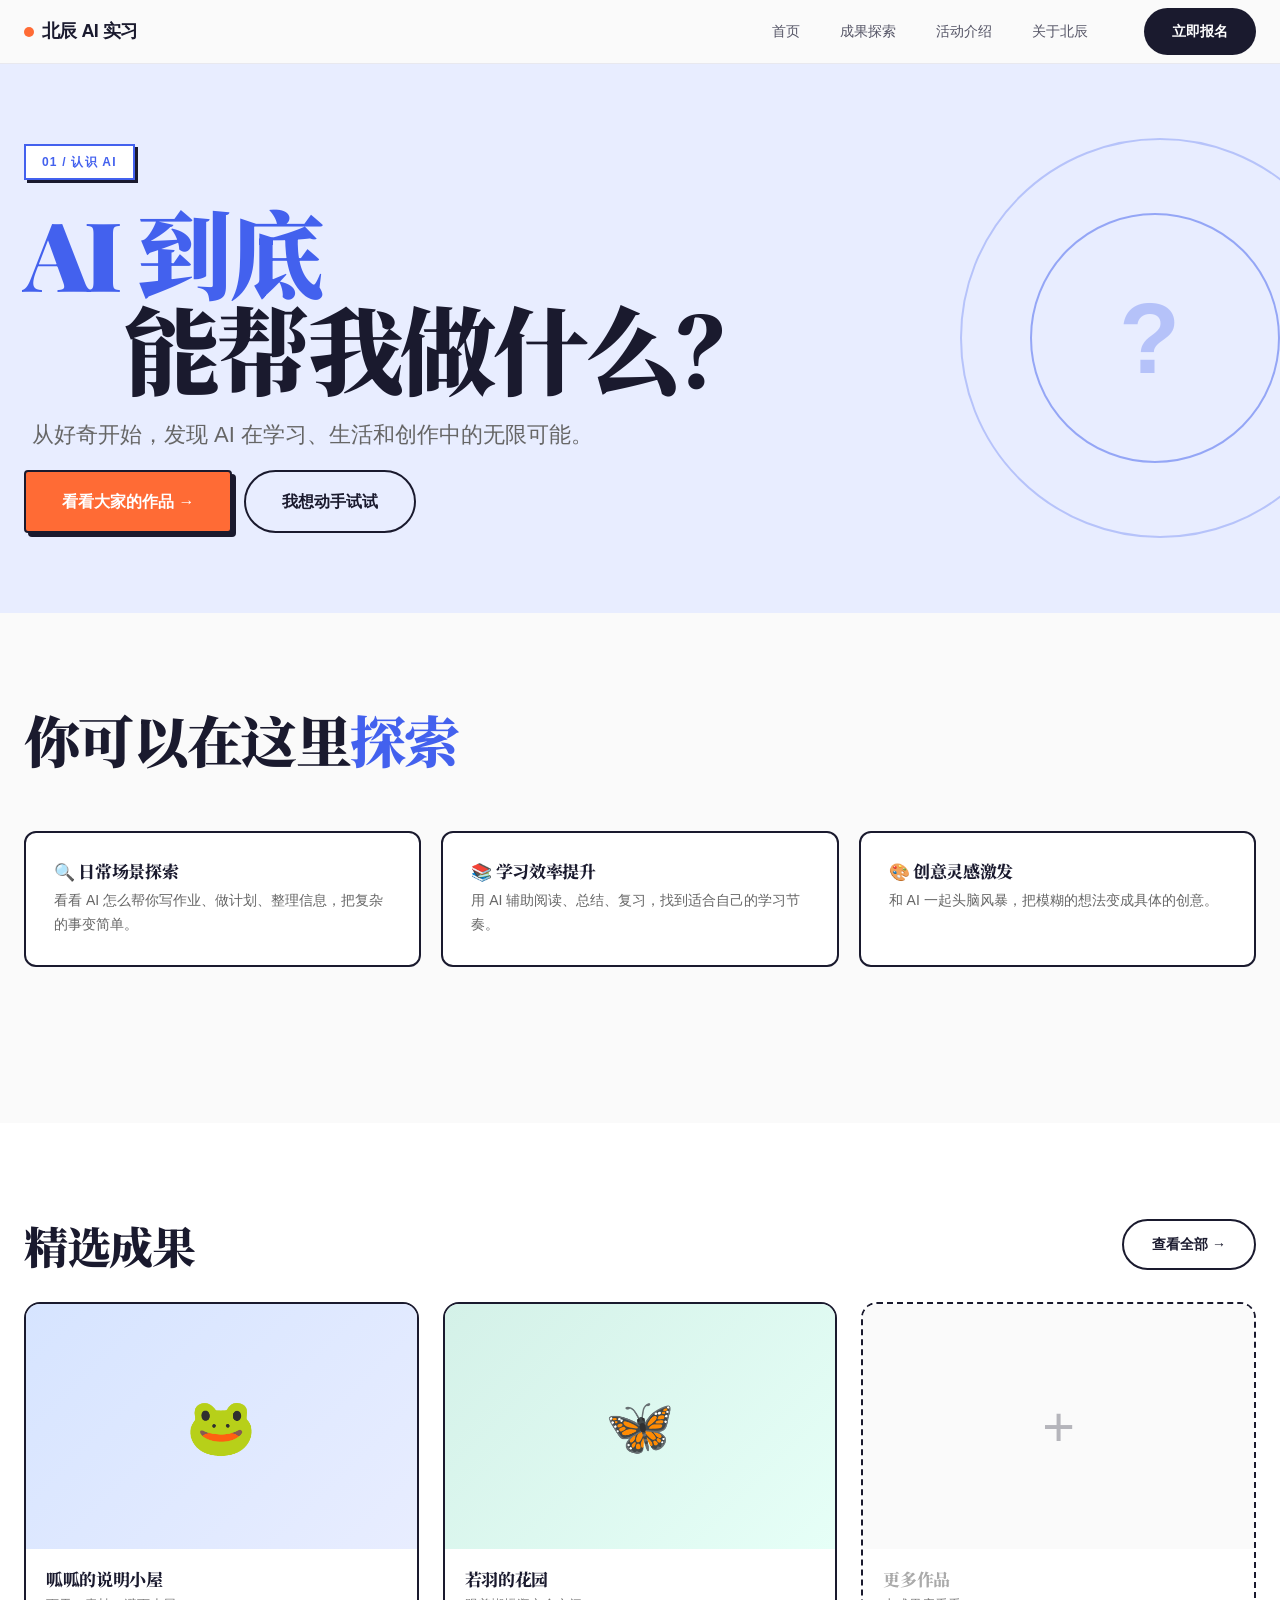
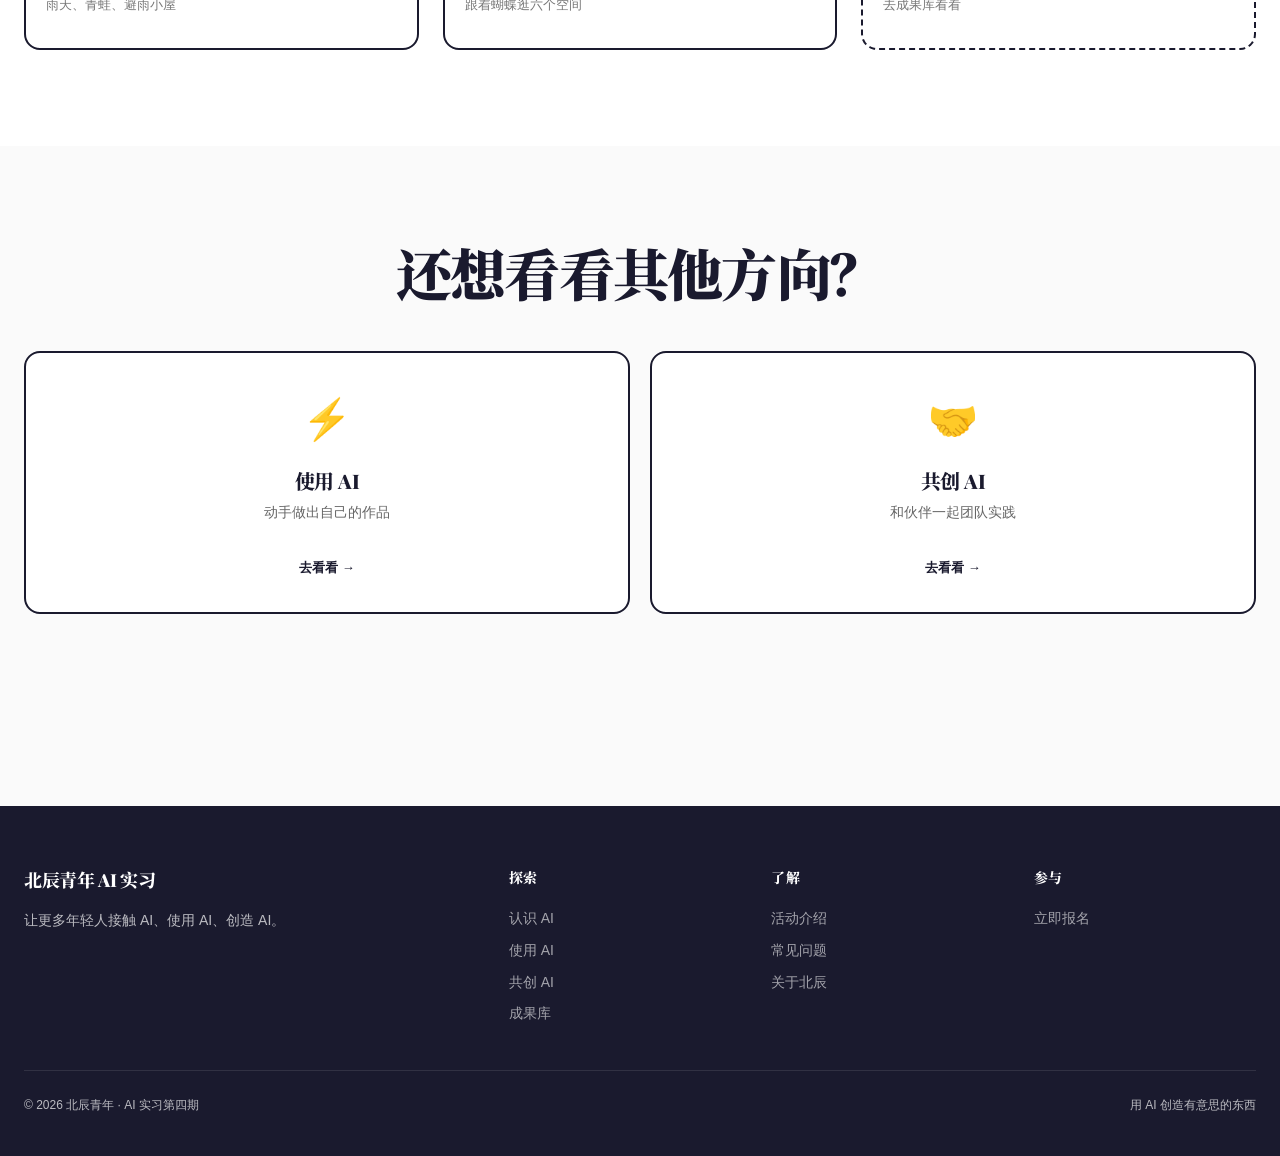
<file: discover.html>
<!DOCTYPE html>
<html lang="zh-CN">
<head>
  <meta charset="UTF-8">
  <meta name="viewport" content="width=device-width, initial-scale=1.0">
  <title>认识 AI | 北辰青年 AI 实习第四期</title>
  <link rel="stylesheet" href="assets/css/base.css">
  <link rel="stylesheet" href="assets/css/layout.css">
  <link rel="stylesheet" href="assets/css/components.css">
  <style>
    .theme-hero { background:#E8EDFF; }
    .theme-hero-title { color:#4361EE; }
    .theme-hero-title .line2 { display:block; color:#1a1a2e; margin-left:100px; }
    .theme-hero-question { margin-left:8px; }
    .deco-circle { position:absolute; width:400px; height:400px; border:2px solid #4361EE; border-radius:50%; right:-80px; top:50%; transform:translateY(-50%); opacity:0.3; }
    .deco-circle2 { position:absolute; width:250px; height:250px; border:2px solid #4361EE; border-radius:50%; right:0px; top:50%; transform:translateY(-50%); opacity:0.5; }
    .deco-q { position:absolute; right:100px; top:50%; transform:translateY(-50%); font-size:100px; font-weight:900; color:#4361EE; opacity:0.3; }
    @media(max-width:900px){ .theme-hero-title .line2{margin-left:0;} .deco-circle,.deco-circle2,.deco-q{display:none;} }
  </style>
</head>
<body>

  <nav class="nav">
    <div class="nav-inner">
      <a href="index.html" class="nav-logo"><span class="nav-logo-dot"></span>北辰 AI 实习</a>
      <div class="nav-links">
        <a href="index.html" class="nav-link">首页</a>
        <a href="gallery.html" class="nav-link">成果探索</a>
        <a href="about-program.html" class="nav-link">活动介绍</a>
        <a href="about-us.html" class="nav-link">关于北辰</a>
        <a href="apply.html" class="btn btn-primary nav-cta">立即报名</a>
      </div>
      <div class="nav-toggle"><span></span><span></span><span></span></div>
    </div>
  </nav>
  <div class="nav-mobile">
    <a href="index.html" class="nav-mobile-link">首页</a>
    <a href="gallery.html" class="nav-mobile-link">成果探索</a>
    <a href="about-program.html" class="nav-mobile-link">活动介绍</a>
    <a href="about-us.html" class="nav-mobile-link">关于北辰</a>
    <a href="apply.html" class="btn btn-primary" style="text-align:center;margin-top:16px;">立即报名</a>
  </div>

  <main class="main">

    <section class="theme-hero">
      <div class="deco-circle"></div>
      <div class="deco-circle2"></div>
      <div class="deco-q">?</div>
      <div class="container">
        <span class="page-header-badge" style="border-color:#4361EE;color:#4361EE;">01 / 认识 AI</span>
        <h1 class="theme-hero-title">
          AI 到底
          <span class="line2">能帮我做什么？</span>
        </h1>
        <p class="theme-hero-question">从好奇开始，发现 AI 在学习、生活和创作中的无限可能。</p>
        <div style="display:flex;gap:12px;flex-wrap:wrap;margin-top:8px;">
          <a href="gallery.html" class="btn btn-brutal btn-lg">看看大家的作品 →</a>
          <a href="create.html" class="btn btn-outline btn-lg">我想动手试试</a>
        </div>
      </div>
    </section>

    <section class="section">
      <div class="container">
        <h2 class="section-title reveal">你可以在这里<span style="color:#4361EE;">探索</span></h2>
        <div class="theme-needs">
          <div class="theme-need-item reveal">
            <h4>🔍 日常场景探索</h4>
            <p>看看 AI 怎么帮你写作业、做计划、整理信息，把复杂的事变简单。</p>
          </div>
          <div class="theme-need-item reveal">
            <h4>📚 学习效率提升</h4>
            <p>用 AI 辅助阅读、总结、复习，找到适合自己的学习节奏。</p>
          </div>
          <div class="theme-need-item reveal">
            <h4>🎨 创意灵感激发</h4>
            <p>和 AI 一起头脑风暴，把模糊的想法变成具体的创意。</p>
          </div>
        </div>
      </div>
    </section>

    <section class="section" style="background:#fff;">
      <div class="container">
        <div class="reveal" style="display:flex;justify-content:space-between;align-items:flex-end;margin-bottom:32px;flex-wrap:wrap;gap:16px;">
          <h2 class="section-title" style="font-size:clamp(28px,4vw,44px);">精选成果</h2>
          <a href="gallery.html" class="btn btn-outline">查看全部 →</a>
        </div>
        <div class="gallery-grid">
          <a href="https://64a545be73434909af6b75ae0d80a1a8.app.codebuddy.work/" target="_blank" class="work-card reveal">
            <div class="work-card-cover" style="background:linear-gradient(135deg,#D6E4FF,#E8EDFF);"><span class="emoji">🐸</span></div>
            <div class="work-card-body"><h4 class="work-card-title">呱呱的说明小屋</h4><p class="work-card-desc">雨天、青蛙、避雨小屋</p></div>
          </a>
          <a href="https://jazzy-crostata-eb1850.netlify.app/" target="_blank" class="work-card reveal">
            <div class="work-card-cover" style="background:linear-gradient(135deg,#D4F1E8,#E6FFF7);"><span class="emoji">🦋</span></div>
            <div class="work-card-body"><h4 class="work-card-title">若羽的花园</h4><p class="work-card-desc">跟着蝴蝶逛六个空间</p></div>
          </a>
          <a href="https://gallery.html" class="work-card reveal" style="border-style:dashed;">
            <div class="work-card-cover" style="background:#fafafa;"><span class="emoji" style="opacity:0.3;">+</span></div>
            <div class="work-card-body"><h4 class="work-card-title" style="color:#aaa;">更多作品</h4><p class="work-card-desc">去成果库看看</p></div>
          </a>
        </div>
      </div>
    </section>

    <section class="section">
      <div class="container">
        <h2 class="section-title reveal" style="text-align:center;margin-bottom:40px;">还想看看其他方向？</h2>
        <div class="needs-grid" style="grid-template-columns:repeat(2,1fr);">
          <a href="create.html" class="need-card reveal" style="text-align:center;">
            <div class="need-card-icon">⚡</div>
            <h3 class="need-card-title">使用 AI</h3>
            <p class="need-card-desc">动手做出自己的作品</p>
            <span class="go" style="justify-content:center;">去看看 →</span>
          </a>
          <a href="collab.html" class="need-card reveal" style="text-align:center;">
            <div class="need-card-icon">🤝</div>
            <h3 class="need-card-title">共创 AI</h3>
            <p class="need-card-desc">和伙伴一起团队实践</p>
            <span class="go" style="justify-content:center;">去看看 →</span>
          </a>
        </div>
      </div>
    </section>

  </main>

  <footer class="footer">
    <div class="container">
      <div class="footer-inner">
        <div class="footer-brand"><h3>北辰青年 AI 实习</h3><p>让更多年轻人接触 AI、使用 AI、创造 AI。</p></div>
        <div class="footer-col"><h4>探索</h4><a href="discover.html">认识 AI</a><a href="create.html">使用 AI</a><a href="collab.html">共创 AI</a><a href="gallery.html">成果库</a></div>
        <div class="footer-col"><h4>了解</h4><a href="about-program.html">活动介绍</a><a href="about-program.html#faq">常见问题</a><a href="about-us.html">关于北辰</a></div>
        <div class="footer-col"><h4>参与</h4><a href="apply.html">立即报名</a></div>
      </div>
      <div class="footer-bottom"><span>© 2026 北辰青年 · AI 实习第四期</span><span>用 AI 创造有意思的东西</span></div>
    </div>
  </footer>

  <script src="assets/js/main.js"></script>
</body>
</html>
</file>
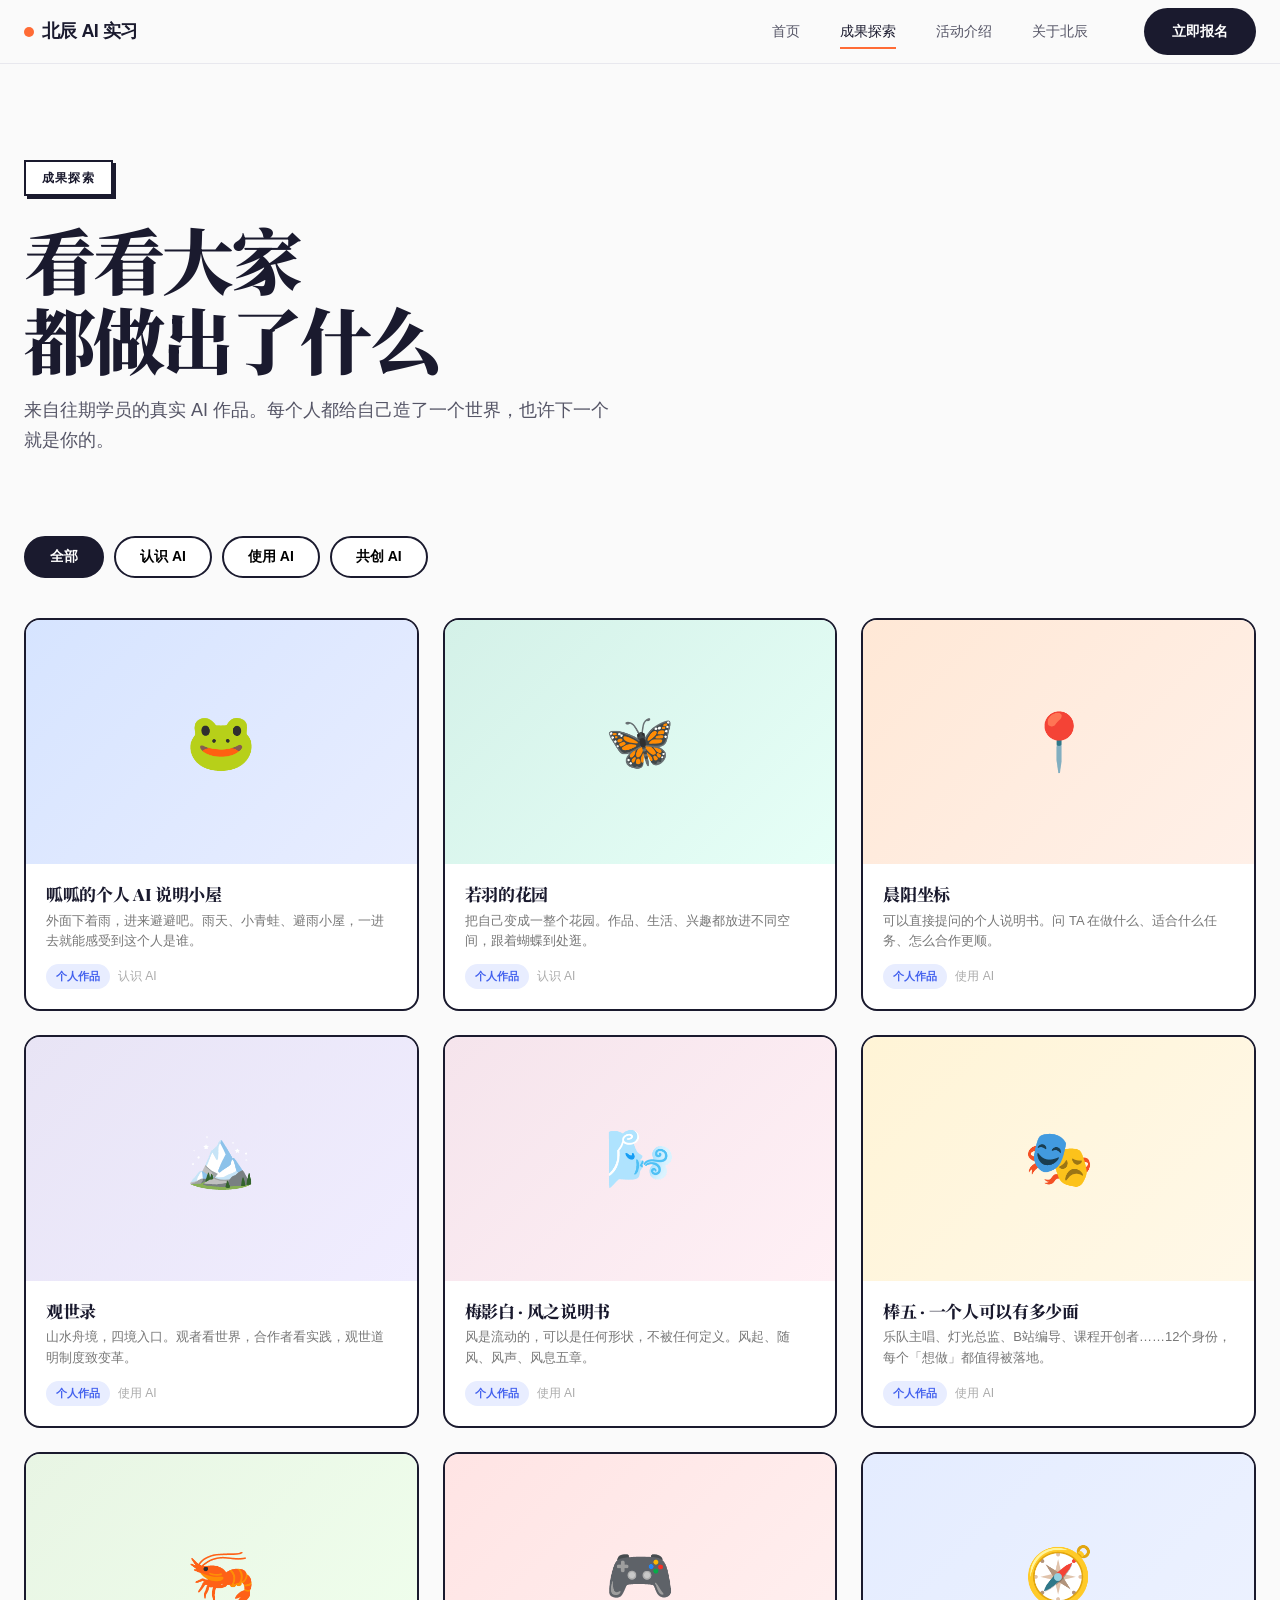
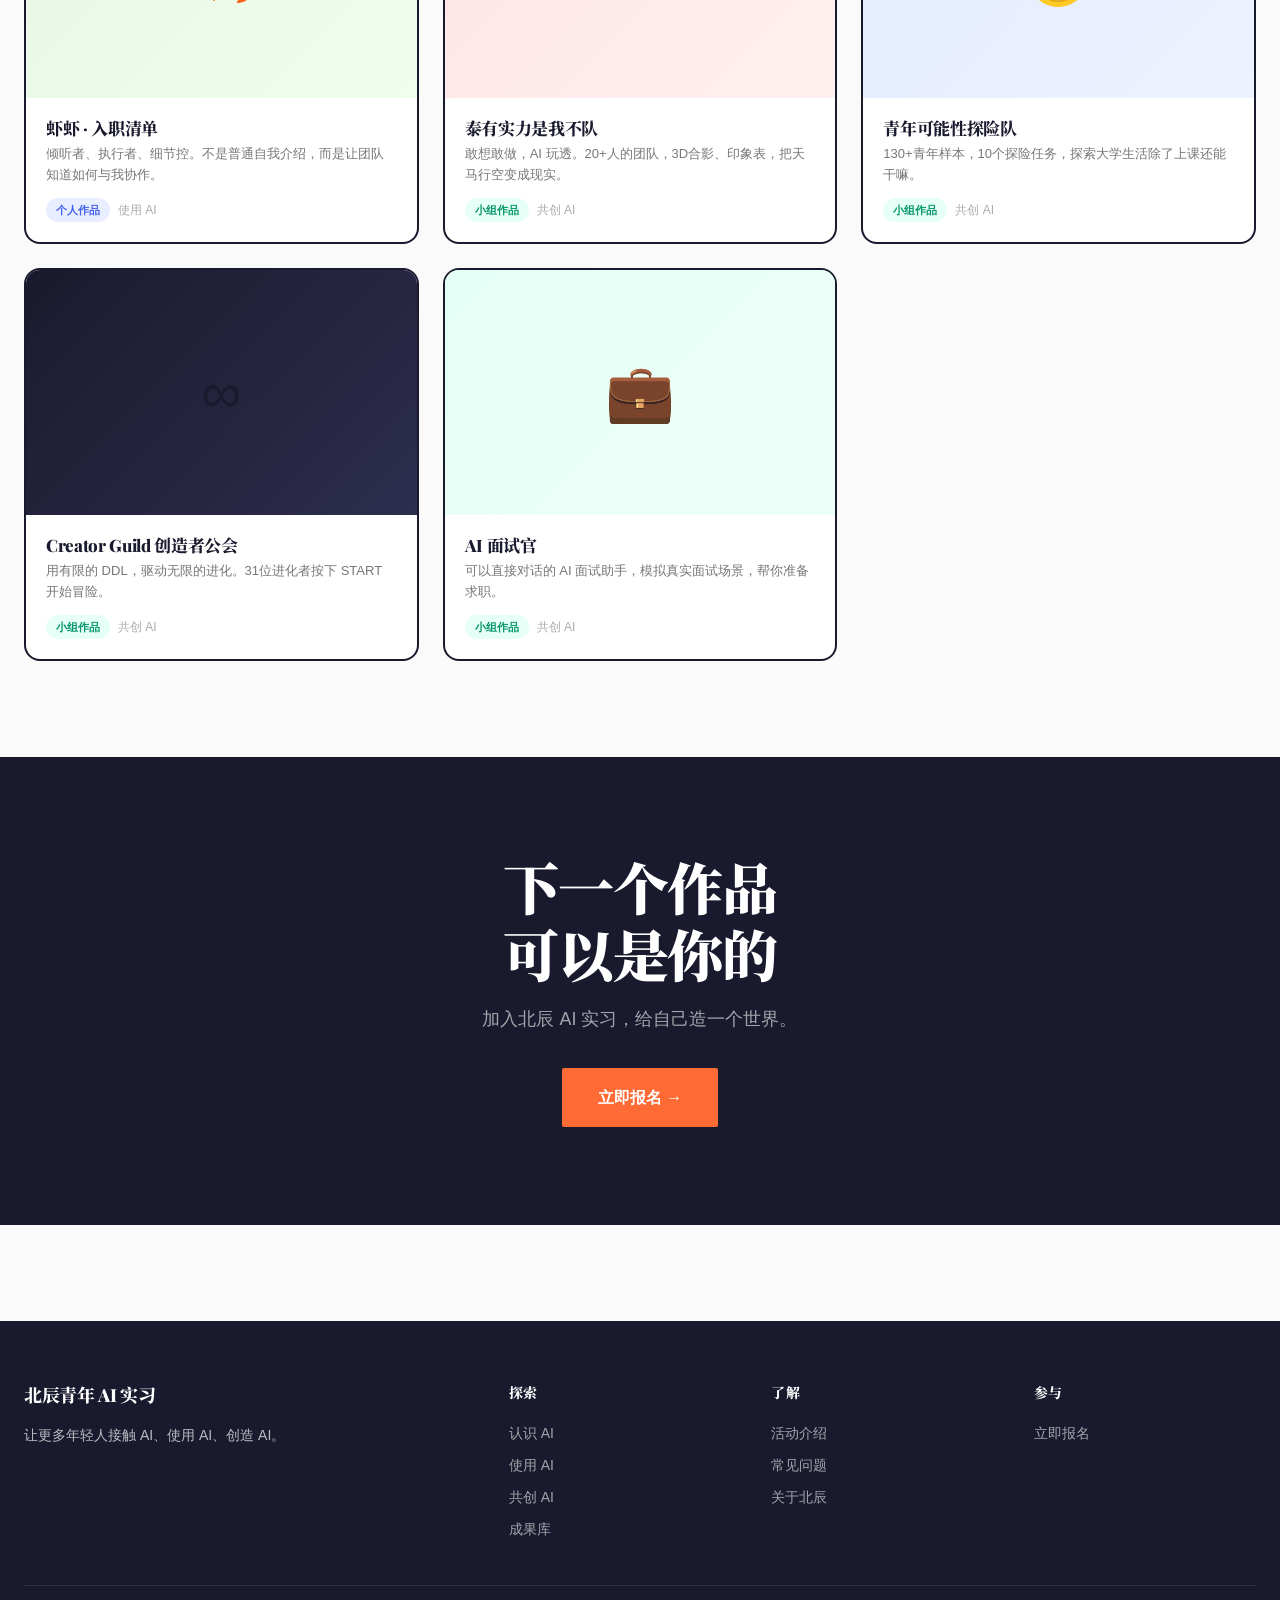
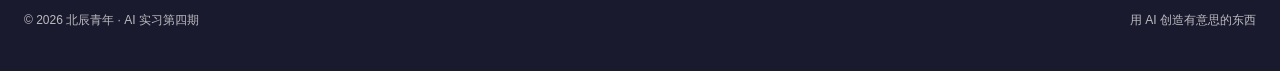
<file: gallery.html>
<!DOCTYPE html>
<html lang="zh-CN">
<head>
  <meta charset="UTF-8">
  <meta name="viewport" content="width=device-width, initial-scale=1.0">
  <title>成果探索 | 北辰青年 AI 实习第四期</title>
  <link rel="stylesheet" href="assets/css/base.css">
  <link rel="stylesheet" href="assets/css/layout.css">
  <link rel="stylesheet" href="assets/css/components.css">
</head>
<body>

  <nav class="nav">
    <div class="nav-inner">
      <a href="index.html" class="nav-logo"><span class="nav-logo-dot"></span>北辰 AI 实习</a>
      <div class="nav-links">
        <a href="index.html" class="nav-link">首页</a>
        <a href="gallery.html" class="nav-link">成果探索</a>
        <a href="about-program.html" class="nav-link">活动介绍</a>
        <a href="about-us.html" class="nav-link">关于北辰</a>
        <a href="apply.html" class="btn btn-primary nav-cta">立即报名</a>
      </div>
      <div class="nav-toggle"><span></span><span></span><span></span></div>
    </div>
  </nav>

  <div class="nav-mobile">
    <a href="index.html" class="nav-mobile-link">首页</a>
    <a href="gallery.html" class="nav-mobile-link">成果探索</a>
    <a href="about-program.html" class="nav-mobile-link">活动介绍</a>
    <a href="about-us.html" class="nav-mobile-link">关于北辰</a>
    <a href="apply.html" class="btn btn-primary" style="text-align:center;margin-top:16px;">立即报名</a>
  </div>

  <main class="main">

    <section class="page-header">
      <div class="container">
        <span class="page-header-badge">成果探索</span>
        <h1 class="page-header-title">看看大家<br>都做出了什么</h1>
        <p class="page-header-subtitle">来自往期学员的真实 AI 作品。每个人都给自己造了一个世界，也许下一个就是你的。</p>
      </div>
    </section>

    <section class="section" style="padding-top:0;">
      <div class="container">

        <!-- 筛选 -->
        <div class="gallery-filters">
          <button class="filter-btn active" data-filter="all">全部</button>
          <button class="filter-btn" data-filter="discover">认识 AI</button>
          <button class="filter-btn" data-filter="create">使用 AI</button>
          <button class="filter-btn" data-filter="collab">共创 AI</button>
        </div>

        <!-- 作品网格 -->
        <div class="gallery-grid">

          <!-- 个人作品 -->
          <a href="work-detail.html?id=guagua" class="work-card" data-category="discover">
            <div class="work-card-cover" style="background:linear-gradient(135deg,#D6E4FF,#E8EDFF);">
              <span class="emoji">🐸</span>
            </div>
            <div class="work-card-body">
              <h4 class="work-card-title">呱呱的个人 AI 说明小屋</h4>
              <p class="work-card-desc">外面下着雨，进来避避吧。雨天、小青蛙、避雨小屋，一进去就能感受到这个人是谁。</p>
              <div class="work-card-meta">
                <span class="type-badge type-personal">个人作品</span>
                <span style="color:#aaa;">认识 AI</span>
              </div>
            </div>
          </a>

          <a href="work-detail.html?id=ruoyu" class="work-card" data-category="discover">
            <div class="work-card-cover" style="background:linear-gradient(135deg,#D4F1E8,#E6FFF7);">
              <span class="emoji">🦋</span>
            </div>
            <div class="work-card-body">
              <h4 class="work-card-title">若羽的花园</h4>
              <p class="work-card-desc">把自己变成一整个花园。作品、生活、兴趣都放进不同空间，跟着蝴蝶到处逛。</p>
              <div class="work-card-meta">
                <span class="type-badge type-personal">个人作品</span>
                <span style="color:#aaa;">认识 AI</span>
              </div>
            </div>
          </a>

          <a href="work-detail.html?id=chenyang" class="work-card" data-category="create">
            <div class="work-card-cover" style="background:linear-gradient(135deg,#FFE8D6,#FFF0E8);">
              <span class="emoji">📍</span>
            </div>
            <div class="work-card-body">
              <h4 class="work-card-title">晨阳坐标</h4>
              <p class="work-card-desc">可以直接提问的个人说明书。问 TA 在做什么、适合什么任务、怎么合作更顺。</p>
              <div class="work-card-meta">
                <span class="type-badge type-personal">个人作品</span>
                <span style="color:#aaa;">使用 AI</span>
              </div>
            </div>
          </a>

          <a href="work-detail.html?id=guanshilu" class="work-card" data-category="create">
            <div class="work-card-cover" style="background:linear-gradient(135deg,#E8E4F5,#F0EDFF);">
              <span class="emoji">🏔️</span>
            </div>
            <div class="work-card-body">
              <h4 class="work-card-title">观世录</h4>
              <p class="work-card-desc">山水舟境，四境入口。观者看世界，合作者看实践，观世道明制度致变革。</p>
              <div class="work-card-meta">
                <span class="type-badge type-personal">个人作品</span>
                <span style="color:#aaa;">使用 AI</span>
              </div>
            </div>
          </a>

          <a href="work-detail.html?id=meiyingbai" class="work-card" data-category="create">
            <div class="work-card-cover" style="background:linear-gradient(135deg,#F5E4EC,#FFF0F5);">
              <span class="emoji">🌬️</span>
            </div>
            <div class="work-card-body">
              <h4 class="work-card-title">梅影白 · 风之说明书</h4>
              <p class="work-card-desc">风是流动的，可以是任何形状，不被任何定义。风起、随风、风声、风息五章。</p>
              <div class="work-card-meta">
                <span class="type-badge type-personal">个人作品</span>
                <span style="color:#aaa;">使用 AI</span>
              </div>
            </div>
          </a>

          <a href="work-detail.html?id=bangwu" class="work-card" data-category="create">
            <div class="work-card-cover" style="background:linear-gradient(135deg,#FFF4D6,#FFF8E8);">
              <span class="emoji">🎭</span>
            </div>
            <div class="work-card-body">
              <h4 class="work-card-title">棒五 · 一个人可以有多少面</h4>
              <p class="work-card-desc">乐队主唱、灯光总监、B站编导、课程开创者……12个身份，每个「想做」都值得被落地。</p>
              <div class="work-card-meta">
                <span class="type-badge type-personal">个人作品</span>
                <span style="color:#aaa;">使用 AI</span>
              </div>
            </div>
          </a>

          <a href="work-detail.html?id=xiaxia" class="work-card" data-category="create">
            <div class="work-card-cover" style="background:linear-gradient(135deg,#E8F5E4,#F0FFED);">
              <span class="emoji">🦐</span>
            </div>
            <div class="work-card-body">
              <h4 class="work-card-title">虾虾 · 入职清单</h4>
              <p class="work-card-desc">倾听者、执行者、细节控。不是普通自我介绍，而是让团队知道如何与我协作。</p>
              <div class="work-card-meta">
                <span class="type-badge type-personal">个人作品</span>
                <span style="color:#aaa;">使用 AI</span>
              </div>
            </div>
          </a>

          <!-- 小组作品 -->
          <a href="work-detail.html?id=taiyou" class="work-card" data-category="collab">
            <div class="work-card-cover" style="background:linear-gradient(135deg,#FFE4E4,#FFF0F0);">
              <span class="emoji">🎮</span>
            </div>
            <div class="work-card-body">
              <h4 class="work-card-title">泰有实力是我不队</h4>
              <p class="work-card-desc">敢想敢做，AI 玩透。20+人的团队，3D合影、印象表，把天马行空变成现实。</p>
              <div class="work-card-meta">
                <span class="type-badge type-team">小组作品</span>
                <span style="color:#aaa;">共创 AI</span>
              </div>
            </div>
          </a>

          <a href="work-detail.html?id=tanxian" class="work-card" data-category="collab">
            <div class="work-card-cover" style="background:linear-gradient(135deg,#E4ECFF,#EDF2FF);">
              <span class="emoji">🧭</span>
            </div>
            <div class="work-card-body">
              <h4 class="work-card-title">青年可能性探险队</h4>
              <p class="work-card-desc">130+青年样本，10个探险任务，探索大学生活除了上课还能干嘛。</p>
              <div class="work-card-meta">
                <span class="type-badge type-team">小组作品</span>
                <span style="color:#aaa;">共创 AI</span>
              </div>
            </div>
          </a>

          <a href="work-detail.html?id=creator" class="work-card" data-category="collab">
            <div class="work-card-cover" style="background:linear-gradient(135deg,#1a1a2e,#2d2d4e);">
              <span class="emoji">∞</span>
            </div>
            <div class="work-card-body">
              <h4 class="work-card-title">Creator Guild 创造者公会</h4>
              <p class="work-card-desc">用有限的 DDL，驱动无限的进化。31位进化者按下 START 开始冒险。</p>
              <div class="work-card-meta">
                <span class="type-badge type-team">小组作品</span>
                <span style="color:#aaa;">共创 AI</span>
              </div>
            </div>
          </a>

          <a href="work-detail.html?id=ai-interviewer" class="work-card" data-category="collab">
            <div class="work-card-cover" style="background:linear-gradient(135deg,#E4FFF5,#EDFFF9);">
              <span class="emoji">💼</span>
            </div>
            <div class="work-card-body">
              <h4 class="work-card-title">AI 面试官</h4>
              <p class="work-card-desc">可以直接对话的 AI 面试助手，模拟真实面试场景，帮你准备求职。</p>
              <div class="work-card-meta">
                <span class="type-badge type-team">小组作品</span>
                <span style="color:#aaa;">共创 AI</span>
              </div>
            </div>
          </a>

        </div>
      </div>
    </section>

    <!-- CTA -->
    <section class="section" style="background:#1a1a2e;color:#fff;text-align:center;">
      <div class="container reveal">
        <h2 style="font-size:clamp(32px,5vw,56px);font-weight:900;margin-bottom:16px;color:#fff;">下一个作品<br>可以是你的</h2>
        <p style="color:rgba(255,255,255,0.6);font-size:18px;margin-bottom:32px;">加入北辰 AI 实习，给自己造一个世界。</p>
        <a href="apply.html" class="btn btn-brutal btn-lg" style="background:#FF6B35;">立即报名 →</a>
      </div>
    </section>

  </main>

  <footer class="footer">
    <div class="container">
      <div class="footer-inner">
        <div class="footer-brand">
          <h3>北辰青年 AI 实习</h3>
          <p>让更多年轻人接触 AI、使用 AI、创造 AI。</p>
        </div>
        <div class="footer-col">
          <h4>探索</h4>
          <a href="discover.html">认识 AI</a>
          <a href="create.html">使用 AI</a>
          <a href="collab.html">共创 AI</a>
          <a href="gallery.html">成果库</a>
        </div>
        <div class="footer-col">
          <h4>了解</h4>
          <a href="about-program.html">活动介绍</a>
          <a href="about-program.html#faq">常见问题</a>
          <a href="about-us.html">关于北辰</a>
        </div>
        <div class="footer-col">
          <h4>参与</h4>
          <a href="apply.html">立即报名</a>
        </div>
      </div>
      <div class="footer-bottom">
        <span>© 2026 北辰青年 · AI 实习第四期</span>
        <span>用 AI 创造有意思的东西</span>
      </div>
    </div>
  </footer>

  <script src="assets/js/main.js"></script>
  <script src="assets/js/filter.js"></script>
</body>
</html>
</file>
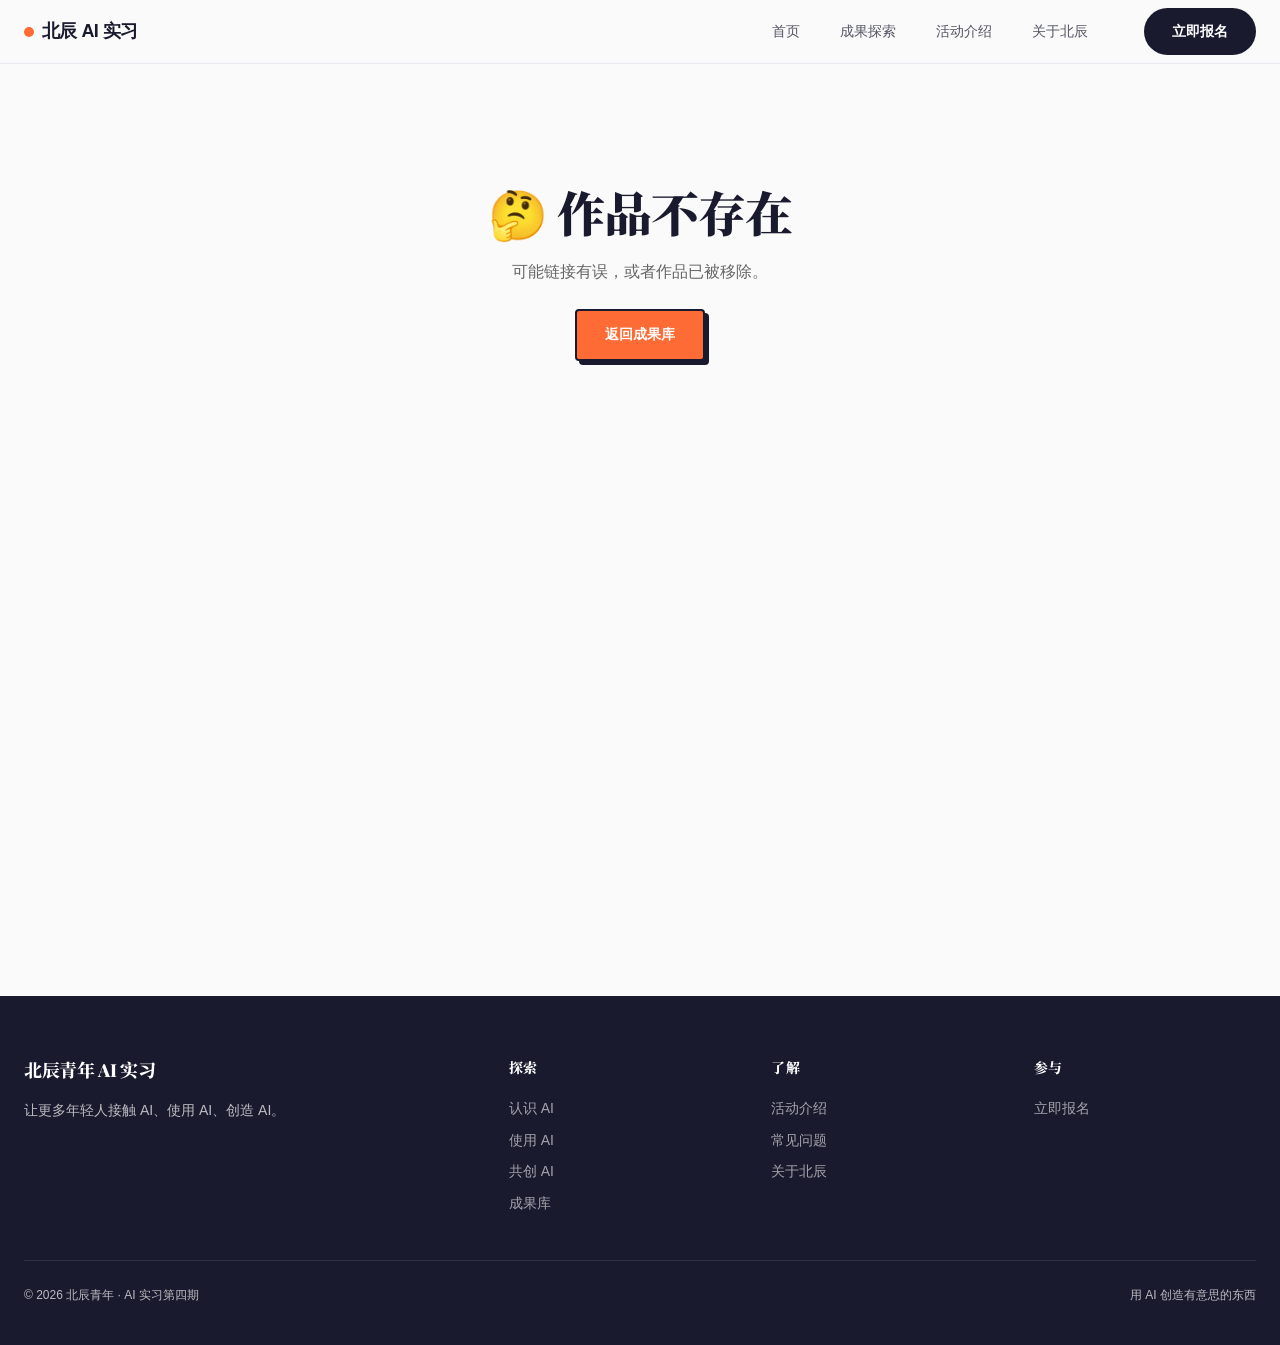
<file: work-detail.html>
<!DOCTYPE html>
<html lang="zh-CN">
<head>
  <meta charset="UTF-8">
  <meta name="viewport" content="width=device-width, initial-scale=1.0">
  <title>作品详情 | 北辰青年 AI 实习第四期</title>
  <link rel="stylesheet" href="assets/css/base.css">
  <link rel="stylesheet" href="assets/css/layout.css">
  <link rel="stylesheet" href="assets/css/components.css">
  <style>
    .work-detail-hero {
      padding: 80px 0 60px;
      position: relative;
      overflow: hidden;
    }
    .work-detail-hero .deco-circle {
      position: absolute;
      border-radius: 50%;
      opacity: 0.15;
      pointer-events: none;
    }
    .work-detail-cover {
      width: 100%;
      max-width: 800px;
      height: 360px;
      border: 3px solid #1a1a2e;
      border-radius: 24px;
      display: flex;
      align-items: center;
      justify-content: center;
      font-size: 120px;
      margin: 0 auto 40px;
      box-shadow: 8px 8px 0 #1a1a2e;
      position: relative;
    }
    .work-detail-meta {
      display: flex;
      gap: 12px;
      justify-content: center;
      flex-wrap: wrap;
      margin-bottom: 20px;
    }
    .work-detail-title {
      font-size: clamp(32px, 5vw, 52px);
      font-weight: 900;
      text-align: center;
      margin-bottom: 16px;
      line-height: 1.2;
    }
    .work-detail-author {
      text-align: center;
      color: #666;
      font-size: 17px;
      margin-bottom: 24px;
    }
    .work-detail-tags {
      display: flex;
      gap: 8px;
      justify-content: center;
      flex-wrap: wrap;
      margin-bottom: 32px;
    }
    .work-tag {
      padding: 6px 16px;
      border-radius: 999px;
      font-size: 13px;
      font-weight: 600;
      border: 2px solid;
    }
    .work-detail-body {
      max-width: 720px;
      margin: 0 auto;
      padding: 0 24px 60px;
    }
    .work-detail-desc {
      font-size: 17px;
      line-height: 1.9;
      color: #333;
      margin-bottom: 40px;
    }
    .work-highlight {
      background: #FFF8E8;
      border-left: 4px solid #FFD166;
      padding: 20px 24px;
      border-radius: 0 12px 12px 0;
      margin-bottom: 40px;
      font-size: 16px;
      line-height: 1.8;
    }
    .work-highlight strong {
      color: #D97706;
      display: block;
      margin-bottom: 8px;
      font-size: 14px;
      letter-spacing: 0.05em;
    }
    .work-cta-group {
      display: flex;
      gap: 12px;
      justify-content: center;
      flex-wrap: wrap;
      margin-bottom: 60px;
    }
    .work-nav {
      display: flex;
      justify-content: space-between;
      align-items: center;
      padding-top: 32px;
      border-top: 2px solid #eee;
      gap: 16px;
      flex-wrap: wrap;
    }
    .work-nav a {
      color: #666;
      text-decoration: none;
      font-size: 15px;
      font-weight: 600;
      transition: color 0.2s;
    }
    .work-nav a:hover { color: #FF6B35; }
    .related-section {
      background: #fafafa;
      padding: 80px 0;
    }
    .related-grid {
      display: grid;
      grid-template-columns: repeat(3, 1fr);
      gap: 20px;
      margin-top: 32px;
    }
    @media (max-width: 900px) {
      .related-grid { grid-template-columns: 1fr; }
      .work-detail-cover { height: 240px; font-size: 80px; }
    }
    .not-found {
      text-align: center;
      padding: 120px 24px;
    }
    .not-found h2 {
      font-size: 48px;
      font-weight: 900;
      margin-bottom: 16px;
    }
  </style>
</head>
<body>

  <nav class="nav">
    <div class="nav-inner">
      <a href="index.html" class="nav-logo"><span class="nav-logo-dot"></span>北辰 AI 实习</a>
      <div class="nav-links">
        <a href="index.html" class="nav-link">首页</a>
        <a href="gallery.html" class="nav-link">成果探索</a>
        <a href="about-program.html" class="nav-link">活动介绍</a>
        <a href="about-us.html" class="nav-link">关于北辰</a>
        <a href="apply.html" class="btn btn-primary nav-cta">立即报名</a>
      </div>
      <div class="nav-toggle"><span></span><span></span><span></span></div>
    </div>
  </nav>

  <div class="nav-mobile">
    <a href="index.html" class="nav-mobile-link">首页</a>
    <a href="gallery.html" class="nav-mobile-link">成果探索</a>
    <a href="about-program.html" class="nav-mobile-link">活动介绍</a>
    <a href="about-us.html" class="nav-mobile-link">关于北辰</a>
    <a href="apply.html" class="btn btn-primary" style="text-align:center;margin-top:16px;">立即报名</a>
  </div>

  <main class="main" id="app">
    <!-- 内容由JS渲染 -->
  </main>

  <footer class="footer">
    <div class="container">
      <div class="footer-inner">
        <div class="footer-brand">
          <h3>北辰青年 AI 实习</h3>
          <p>让更多年轻人接触 AI、使用 AI、创造 AI。</p>
        </div>
        <div class="footer-col">
          <h4>探索</h4>
          <a href="discover.html">认识 AI</a>
          <a href="create.html">使用 AI</a>
          <a href="collab.html">共创 AI</a>
          <a href="gallery.html">成果库</a>
        </div>
        <div class="footer-col">
          <h4>了解</h4>
          <a href="about-program.html">活动介绍</a>
          <a href="about-program.html#faq">常见问题</a>
          <a href="about-us.html">关于北辰</a>
        </div>
        <div class="footer-col">
          <h4>参与</h4>
          <a href="apply.html">立即报名</a>
        </div>
      </div>
      <div class="footer-bottom">
        <span>© 2026 北辰青年 · AI 实习第四期</span>
        <span>用 AI 创造有意思的东西</span>
      </div>
    </div>
  </footer>

  <script src="assets/js/main.js"></script>
  <script src="assets/data/works.js"></script>
  <script>
    (function() {
      const params = new URLSearchParams(window.location.search);
      const id = params.get('id');
      const app = document.getElementById('app');

      if (!id || !window.WORKS_DATA) {
        renderNotFound();
        return;
      }

      const work = window.WORKS_DATA.find(w => w.id === id);
      if (!work) {
        renderNotFound();
        return;
      }

      const categoryMap = {
        discover: { name: '认识 AI', color: '#4361EE', bg: '#E8EDFF' },
        create: { name: '使用 AI', color: '#FF6B35', bg: '#FFF0E8' },
        collab: { name: '共创 AI', color: '#059669', bg: '#E6FFF7' }
      };
      const typeMap = {
        personal: { name: '个人作品', color: '#7B2CBF' },
        team: { name: '小组作品', color: '#DB2777' }
      };
      const cat = categoryMap[work.category] || categoryMap.discover;
      const typ = typeMap[work.type] || typeMap.personal;

      // 相关作品（同分类，排除自己）
      const related = window.WORKS_DATA
        .filter(w => w.category === work.category && w.id !== work.id)
        .slice(0, 3);

      app.innerHTML = `
        <section class="work-detail-hero" style="background:${cat.bg};">
          <div class="deco-circle" style="width:300px;height:300px;background:${cat.color};top:-100px;right:-50px;"></div>
          <div class="deco-circle" style="width:200px;height:200px;background:${typ.color};bottom:-50px;left:-30px;"></div>
          <div class="container">
            <div class="work-detail-cover" style="background:${work.gradient};">
              <span>${work.emoji}</span>
            </div>
            <div class="work-detail-meta">
              <span class="type-badge ${work.type === 'personal' ? 'type-personal' : 'type-team'}">${typ.name}</span>
              <span class="type-badge" style="background:${cat.bg};color:${cat.color};border-color:${cat.color};">${cat.name}</span>
            </div>
            <h1 class="work-detail-title">${work.title}</h1>
            <p class="work-detail-author">by ${work.author}</p>
            <div class="work-detail-tags">
              ${work.tags.map(t => `<span class="work-tag" style="color:${cat.color};border-color:${cat.color};background:${cat.bg};">${t}</span>`).join('')}
            </div>
          </div>
        </section>

        <div class="work-detail-body">
          <div class="work-highlight">
            <strong>✨ 作品亮点</strong>
            ${work.highlight}
          </div>
          <div class="work-detail-desc">${work.fullDesc || work.desc}</div>
          <div class="work-cta-group">
            <a href="${work.url}" target="_blank" rel="noopener" class="btn btn-brutal btn-lg">🔗 访问原作品</a>
            <a href="gallery.html" class="btn btn-outline btn-lg">← 返回成果库</a>
          </div>
          <div class="work-nav">
            <a href="gallery.html">← 全部作品</a>
            <a href="apply.html">我也要做一个 →</a>
          </div>
        </div>

        ${related.length > 0 ? `
        <section class="related-section">
          <div class="container">
            <h2 style="font-size:28px;font-weight:900;margin-bottom:8px;">同主题作品</h2>
            <p style="color:#666;">看看同方向的其他人都做了什么</p>
            <div class="related-grid">
              ${related.map(w => `
                <a href="work-detail.html?id=${w.id}" class="work-card" style="text-decoration:none;color:inherit;">
                  <div class="work-card-cover" style="background:${w.gradient};">
                    <span class="emoji">${w.emoji}</span>
                  </div>
                  <div class="work-card-body">
                    <h4 class="work-card-title">${w.title}</h4>
                    <p class="work-card-desc">${w.desc}</p>
                  </div>
                </a>
              `).join('')}
            </div>
          </div>
        </section>
        ` : ''}
      `;

      function renderNotFound() {
        app.innerHTML = `
          <div class="not-found">
            <h2>🤔 作品不存在</h2>
            <p style="color:#666;margin-bottom:24px;">可能链接有误，或者作品已被移除。</p>
            <a href="gallery.html" class="btn btn-brutal">返回成果库</a>
          </div>
        `;
      }
    })();
  </script>
</body>
</html>
</file>
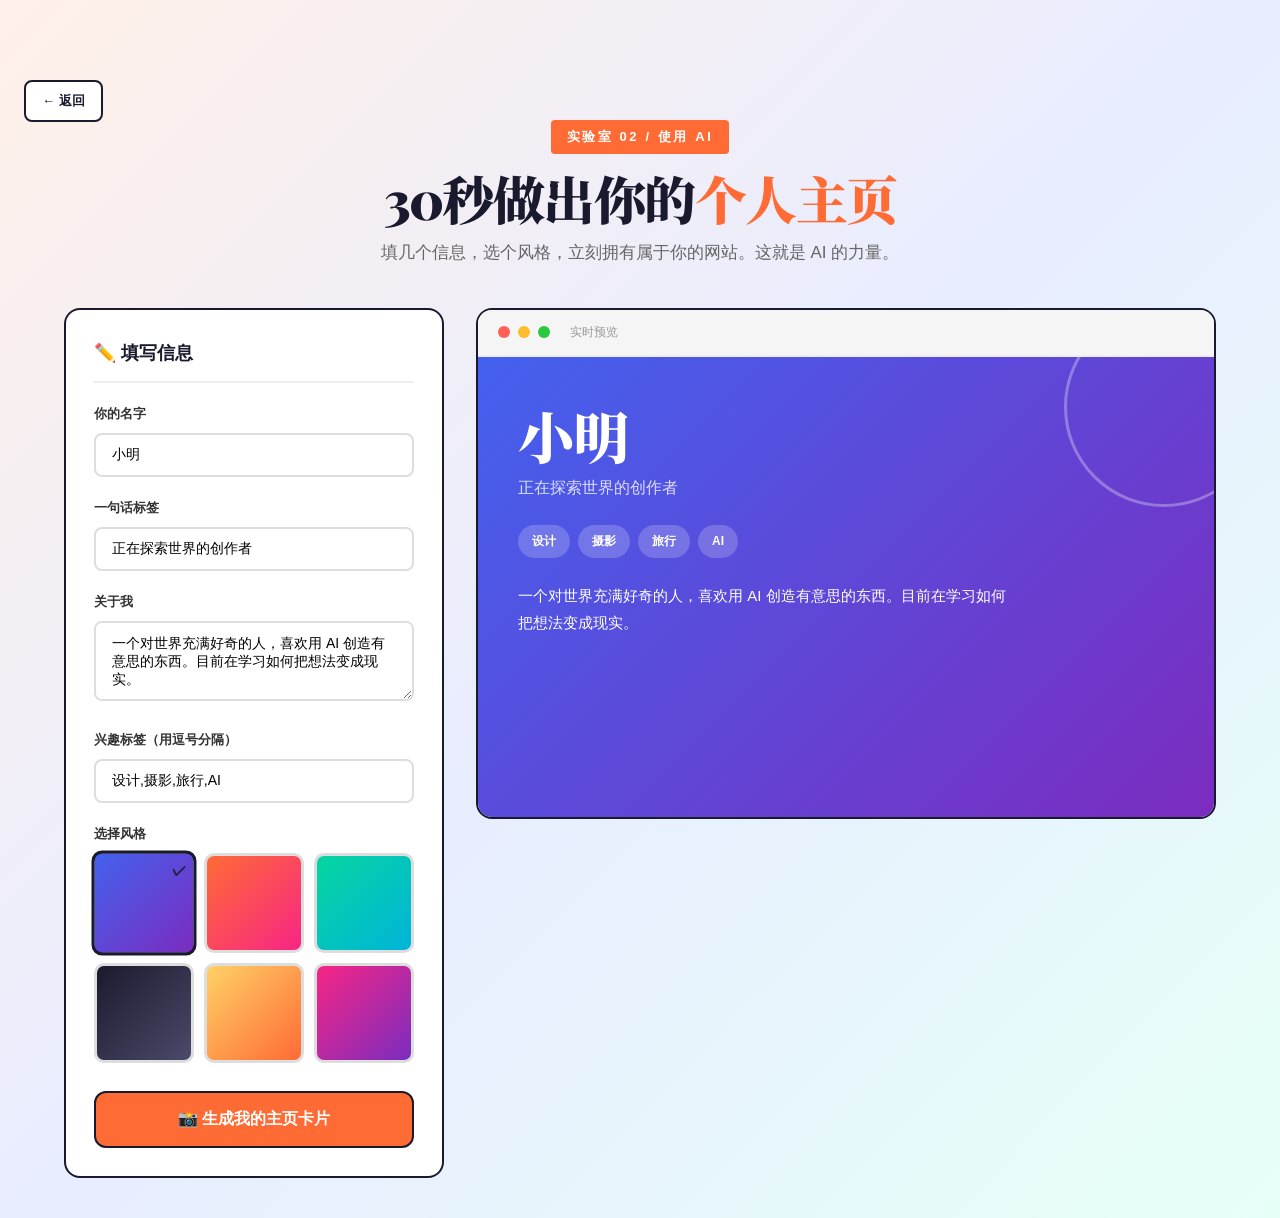
<file: labs/create.html>
<!DOCTYPE html>
<html lang="zh-CN">
<head>
  <meta charset="UTF-8">
  <meta name="viewport" content="width=device-width, initial-scale=1.0">
  <title>30秒个人主页生成器 | 北辰青年 AI 实习</title>
  <link rel="stylesheet" href="../assets/css/base.css">
  <link rel="stylesheet" href="../assets/css/layout.css">
  <style>
    .lab-page {
      min-height: 100vh;
      padding-top: 80px;
      background: linear-gradient(135deg, #FFF0E8 0%, #E8EDFF 50%, #E6FFF7 100%);
    }
    .lab-container {
      max-width: 1200px;
      margin: 0 auto;
      padding: 40px 24px;
    }
    .lab-header {
      text-align: center; margin-bottom: 40px;
    }
    .lab-label {
      display: inline-block;
      font-size: 13px; font-weight: 700; letter-spacing: 0.2em;
      text-transform: uppercase; color: #FF6B35;
      background: #FF6B35; color: #fff;
      padding: 6px 16px; border-radius: 4px;
      margin-bottom: 16px;
    }
    .lab-title {
      font-size: clamp(32px, 5vw, 52px);
      font-weight: 900; line-height: 1.1;
      letter-spacing: -0.03em; margin-bottom: 12px;
    }
    .lab-title .accent { color: #FF6B35; }
    .lab-subtitle {
      font-size: 17px; color: #666;
    }
    .workspace {
      display: grid;
      grid-template-columns: 380px 1fr;
      gap: 32px;
      align-items: start;
    }
    .control-panel {
      background: #fff;
      border: 2px solid #1a1a2e;
      border-radius: 16px;
      padding: 28px;
      position: sticky;
      top: 90px;
    }
    .panel-title {
      font-size: 18px; font-weight: 800;
      margin-bottom: 20px;
      padding-bottom: 12px;
      border-bottom: 2px solid #eee;
    }
    .form-group {
      margin-bottom: 20px;
    }
    .form-label {
      display: block;
      font-size: 13px; font-weight: 700;
      margin-bottom: 8px; color: #333;
    }
    .form-input {
      width: 100%; padding: 12px 16px;
      border: 2px solid #ddd; border-radius: 8px;
      font-size: 14px; font-family: inherit;
      outline: none; transition: border-color 0.2s;
    }
    .form-input:focus {
      border-color: #FF6B35;
    }
    .form-textarea {
      width: 100%; padding: 12px 16px;
      border: 2px solid #ddd; border-radius: 8px;
      font-size: 14px; font-family: inherit;
      outline: none; resize: vertical;
      min-height: 80px;
    }
    .form-textarea:focus { border-color: #FF6B35; }
    .style-picker {
      display: grid;
      grid-template-columns: repeat(3, 1fr);
      gap: 10px;
    }
    .style-option {
      aspect-ratio: 1;
      border: 3px solid #ddd;
      border-radius: 10px;
      cursor: pointer;
      transition: all 0.2s;
      position: relative;
      overflow: hidden;
    }
    .style-option.active {
      border-color: #1a1a2e;
      transform: scale(1.05);
    }
    .style-option.active::after {
      content: '✓';
      position: absolute;
      top: 4px; right: 6px;
      font-size: 14px; font-weight: 900;
      color: #1a1a2e;
    }
    .style-1 { background: linear-gradient(135deg, #4361EE, #7B2CBF); }
    .style-2 { background: linear-gradient(135deg, #FF6B35, #F72585); }
    .style-3 { background: linear-gradient(135deg, #06D6A0, #00B4D8); }
    .style-4 { background: linear-gradient(135deg, #1a1a2e, #4a4a6a); }
    .style-5 { background: linear-gradient(135deg, #FFD166, #FF6B35); }
    .style-6 { background: linear-gradient(135deg, #F72585, #7B2CBF); }
    .generate-btn {
      width: 100%; padding: 16px;
      background: #FF6B35; color: #fff;
      border: 2px solid #1a1a2e; border-radius: 12px;
      font-size: 16px; font-weight: 800;
      cursor: pointer; transition: all 0.2s;
      margin-top: 8px;
    }
    .generate-btn:hover {
      transform: translate(-2px, -2px);
      box-shadow: 4px 4px 0 #1a1a2e;
    }
    .preview-panel {
      background: #fff;
      border: 2px solid #1a1a2e;
      border-radius: 16px;
      overflow: hidden;
      min-height: 500px;
    }
    .preview-header {
      padding: 12px 20px;
      background: #f5f5f5;
      border-bottom: 2px solid #eee;
      display: flex; align-items: center; gap: 8px;
    }
    .preview-dot {
      width: 12px; height: 12px; border-radius: 50%;
    }
    .preview-content {
      padding: 0;
      min-height: 460px;
    }
    /* 个人主页模板样式 */
    .profile-page {
      min-height: 460px;
      padding: 48px 40px;
      position: relative;
      overflow: hidden;
    }
    .profile-page h2 {
      font-size: 42px; font-weight: 900;
      margin-bottom: 8px; line-height: 1.1;
    }
    .profile-page .tagline {
      font-size: 16px; opacity: 0.8;
      margin-bottom: 24px;
    }
    .profile-page .bio {
      font-size: 15px; line-height: 1.8;
      max-width: 500px; margin-bottom: 24px;
    }
    .profile-tags {
      display: flex; gap: 8px; flex-wrap: wrap;
      margin-bottom: 24px;
    }
    .profile-tag {
      padding: 6px 14px;
      border-radius: 999px;
      font-size: 12px; font-weight: 600;
      background: rgba(255,255,255,0.2);
      backdrop-filter: blur(10px);
    }
    .profile-deco {
      position: absolute;
      pointer-events: none;
    }
    /* 模板1: 渐变大字 */
    .tpl-1 { background: linear-gradient(135deg, #4361EE, #7B2CBF); color: #fff; }
    .tpl-1 h2 { font-size: 56px; }
    .tpl-1 .deco-circle {
      width: 200px; height: 200px;
      border: 3px solid rgba(255,255,255,0.3);
      border-radius: 50%;
      top: -50px; right: -50px;
    }
    /* 模板2: 暖橙活力 */
    .tpl-2 { background: linear-gradient(135deg, #FF6B35, #F72585); color: #fff; }
    .tpl-2 h2 { font-style: italic; }
    .tpl-2 .deco-square {
      width: 150px; height: 150px;
      border: 4px solid rgba(255,255,255,0.4);
      bottom: 30px; right: 40px;
      transform: rotate(15deg);
    }
    /* 模板3: 清新薄荷 */
    .tpl-3 { background: linear-gradient(135deg, #06D6A0, #00B4D8); color: #fff; }
    .tpl-3 .deco-wave {
      bottom: 0; left: 0; right: 0;
      height: 80px;
      background: rgba(255,255,255,0.15);
      border-radius: 50% 50% 0 0;
    }
    /* 模板4: 暗黑高级 */
    .tpl-4 { background: linear-gradient(135deg, #1a1a2e, #4a4a6a); color: #fff; }
    .tpl-4 h2 { font-size: 48px; letter-spacing: -0.02em; }
    .tpl-4 .deco-grid {
      top: 0; right: 0; bottom: 0;
      width: 200px;
      background-image: linear-gradient(rgba(255,255,255,0.05) 1px, transparent 1px),
                        linear-gradient(90deg, rgba(255,255,255,0.05) 1px, transparent 1px);
      background-size: 20px 20px;
    }
    /* 模板5: 暖阳黄 */
    .tpl-5 { background: linear-gradient(135deg, #FFD166, #FF6B35); color: #1a1a2e; }
    .tpl-5 h2 { font-size: 52px; }
    .tpl-5 .deco-sun {
      width: 120px; height: 120px;
      background: rgba(255,255,255,0.4);
      border-radius: 50%;
      top: 40px; right: 60px;
    }
    /* 模板6: 梦幻紫粉 */
    .tpl-6 { background: linear-gradient(135deg, #F72585, #7B2CBF); color: #fff; }
    .tpl-6 .deco-blob {
      width: 180px; height: 180px;
      background: rgba(255,255,255,0.15);
      border-radius: 60% 40% 30% 70% / 60% 30% 70% 40%;
      bottom: -40px; right: -40px;
    }
    .back-link {
      position: fixed; top: 80px; left: 24px;
      z-index: 100; padding: 8px 16px;
      background: #fff; border: 2px solid #1a1a2e;
      border-radius: 8px; font-size: 13px; font-weight: 600;
      text-decoration: none; color: #1a1a2e;
      transition: all 0.2s;
    }
    .back-link:hover { background: #1a1a2e; color: #fff; }
    @media(max-width:900px) {
      .workspace { grid-template-columns: 1fr; }
      .control-panel { position: static; }
    }
  </style>
</head>
<body>

  <a href="../index.html" class="back-link">← 返回</a>

  <div class="lab-page">
    <div class="lab-container">
      <div class="lab-header">
        <span class="lab-label">实验室 02 / 使用 AI</span>
        <h1 class="lab-title">30秒做出你的<span class="accent">个人主页</span></h1>
        <p class="lab-subtitle">填几个信息，选个风格，立刻拥有属于你的网站。这就是 AI 的力量。</p>
      </div>

      <div class="workspace">
        <!-- 控制面板 -->
        <div class="control-panel">
          <div class="panel-title">✏️ 填写信息</div>

          <div class="form-group">
            <label class="form-label">你的名字</label>
            <input type="text" class="form-input" id="nameInput" placeholder="比如：小明" value="小明">
          </div>

          <div class="form-group">
            <label class="form-label">一句话标签</label>
            <input type="text" class="form-input" id="taglineInput" placeholder="比如：正在探索世界的创作者" value="正在探索世界的创作者">
          </div>

          <div class="form-group">
            <label class="form-label">关于我</label>
            <textarea class="form-textarea" id="bioInput" placeholder="简单介绍一下自己...">一个对世界充满好奇的人，喜欢用 AI 创造有意思的东西。目前在学习如何把想法变成现实。</textarea>
          </div>

          <div class="form-group">
            <label class="form-label">兴趣标签（用逗号分隔）</label>
            <input type="text" class="form-input" id="tagsInput" placeholder="比如：设计,摄影,旅行,AI" value="设计,摄影,旅行,AI">
          </div>

          <div class="form-group">
            <label class="form-label">选择风格</label>
            <div class="style-picker">
              <div class="style-option style-1 active" data-tpl="1"></div>
              <div class="style-option style-2" data-tpl="2"></div>
              <div class="style-option style-3" data-tpl="3"></div>
              <div class="style-option style-4" data-tpl="4"></div>
              <div class="style-option style-5" data-tpl="5"></div>
              <div class="style-option style-6" data-tpl="6"></div>
            </div>
          </div>

          <button class="generate-btn" onclick="generateShare()">📸 生成我的主页卡片</button>
        </div>

        <!-- 预览 -->
        <div class="preview-panel">
          <div class="preview-header">
            <span class="preview-dot" style="background:#FF5F57;"></span>
            <span class="preview-dot" style="background:#FEBC2E;"></span>
            <span class="preview-dot" style="background:#28C840;"></span>
            <span style="margin-left:12px;font-size:12px;color:#999;">实时预览</span>
          </div>
          <div class="preview-content" id="previewContent"></div>
        </div>
      </div>
    </div>
  </div>

  <script>
    let currentTpl = 1;

    function updatePreview() {
      const name = document.getElementById('nameInput').value || '你的名字';
      const tagline = document.getElementById('taglineInput').value || '一句话介绍';
      const bio = document.getElementById('bioInput').value || '关于我的介绍...';
      const tags = document.getElementById('tagsInput').value.split(/[,，]/).filter(t => t.trim());

      const decoMap = {
        1: '<div class="profile-deco deco-circle"></div>',
        2: '<div class="profile-deco deco-square"></div>',
        3: '<div class="profile-deco deco-wave"></div>',
        4: '<div class="profile-deco deco-grid"></div>',
        5: '<div class="profile-deco deco-sun"></div>',
        6: '<div class="profile-deco deco-blob"></div>'
      };

      const tagsHtml = tags.map(t => `<span class="profile-tag">${t.trim()}</span>`).join('');

      document.getElementById('previewContent').innerHTML = `
        <div class="profile-page tpl-${currentTpl}">
          ${decoMap[currentTpl]}
          <h2>${name}</h2>
          <div class="tagline">${tagline}</div>
          <div class="profile-tags">${tagsHtml}</div>
          <div class="bio">${bio}</div>
        </div>
      `;
    }

    function generateShare() {
      const name = document.getElementById('nameInput').value;
      const tagline = document.getElementById('taglineInput').value;
      const bio = document.getElementById('bioInput').value;
      const tags = document.getElementById('tagsInput').value;

      const data = {
        type: 'profile',
        name, tagline, bio, tags,
        template: currentTpl
      };
      sessionStorage.setItem('shareData', JSON.stringify(data));
      window.location.href = 'share.html';
    }

    // 实时更新
    ['nameInput', 'taglineInput', 'bioInput', 'tagsInput'].forEach(id => {
      document.getElementById(id).addEventListener('input', updatePreview);
    });

    // 风格选择
    document.querySelectorAll('.style-option').forEach(opt => {
      opt.addEventListener('click', () => {
        document.querySelectorAll('.style-option').forEach(o => o.classList.remove('active'));
        opt.classList.add('active');
        currentTpl = parseInt(opt.dataset.tpl);
        updatePreview();
      });
    });

    updatePreview();
  </script>
</body>
</html>
</file>
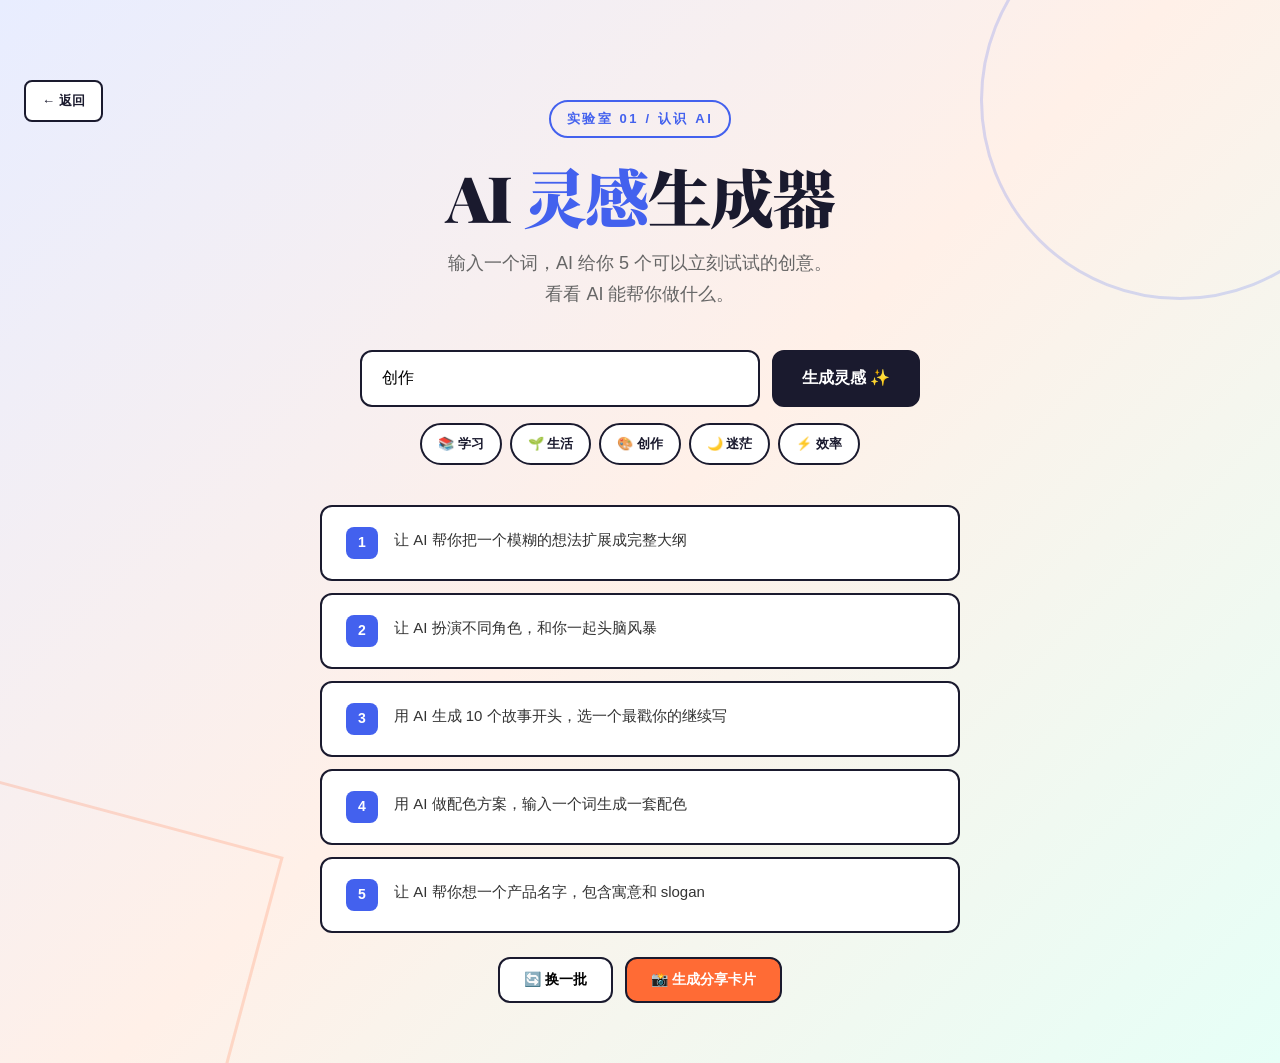
<file: labs/discover.html>
<!DOCTYPE html>
<html lang="zh-CN">
<head>
  <meta charset="UTF-8">
  <meta name="viewport" content="width=device-width, initial-scale=1.0">
  <title>AI 灵感生成器 | 北辰青年 AI 实习</title>
  <link rel="stylesheet" href="../assets/css/base.css">
  <link rel="stylesheet" href="../assets/css/layout.css">
  <style>
    .lab-hero {
      min-height: 100vh;
      display: flex;
      flex-direction: column;
      align-items: center;
      justify-content: center;
      padding: 100px 24px 60px;
      background: linear-gradient(135deg, #E8EDFF 0%, #FFF0E8 50%, #E6FFF7 100%);
      position: relative;
      overflow: hidden;
    }
    .lab-hero::before {
      content: '';
      position: absolute;
      width: 400px; height: 400px;
      border: 3px solid #4361EE; border-radius: 50%;
      top: -100px; right: -100px; opacity: 0.2;
    }
    .lab-hero::after {
      content: '';
      position: absolute;
      width: 300px; height: 300px;
      border: 3px solid #FF6B35;
      bottom: -50px; left: -50px; opacity: 0.2;
      transform: rotate(15deg);
    }
    .lab-label {
      display: inline-block;
      font-size: 13px; font-weight: 700; letter-spacing: 0.2em;
      text-transform: uppercase; color: #4361EE;
      border: 2px solid #4361EE; padding: 6px 16px;
      border-radius: 999px; margin-bottom: 24px;
      position: relative; z-index: 2;
    }
    .lab-title {
      font-size: clamp(36px, 6vw, 64px);
      font-weight: 900; text-align: center;
      line-height: 1.1; letter-spacing: -0.03em;
      margin-bottom: 16px; position: relative; z-index: 2;
    }
    .lab-title .accent { color: #4361EE; }
    .lab-subtitle {
      font-size: 18px; color: #666; text-align: center;
      max-width: 500px; margin-bottom: 40px; position: relative; z-index: 2;
    }
    .input-area {
      width: 100%; max-width: 560px; position: relative; z-index: 2;
    }
    .input-row {
      display: flex; gap: 12px; margin-bottom: 16px;
    }
    .keyword-input {
      flex: 1; padding: 16px 20px;
      border: 2px solid #1a1a2e; border-radius: 12px;
      font-size: 16px; font-family: inherit;
      background: #fff; outline: none;
      transition: box-shadow 0.2s;
    }
    .keyword-input:focus {
      box-shadow: 4px 4px 0 #1a1a2e;
    }
    .generate-btn {
      padding: 16px 28px;
      background: #1a1a2e; color: #fff;
      border: 2px solid #1a1a2e; border-radius: 12px;
      font-size: 16px; font-weight: 700; cursor: pointer;
      transition: all 0.2s; white-space: nowrap;
    }
    .generate-btn:hover {
      transform: translate(-2px, -2px);
      box-shadow: 4px 4px 0 #1a1a2e;
    }
    .generate-btn:active {
      transform: translate(2px, 2px);
      box-shadow: none;
    }
    .quick-tags {
      display: flex; gap: 8px; flex-wrap: wrap;
      justify-content: center;
    }
    .quick-tag {
      padding: 8px 16px;
      background: #fff; border: 2px solid #1a1a2e;
      border-radius: 999px; font-size: 13px; font-weight: 600;
      cursor: pointer; transition: all 0.2s;
    }
    .quick-tag:hover {
      background: #1a1a2e; color: #fff;
      transform: translateY(-2px);
    }
    .results-area {
      width: 100%; max-width: 640px;
      margin-top: 40px; position: relative; z-index: 2;
    }
    .idea-card {
      background: #fff;
      border: 2px solid #1a1a2e;
      border-radius: 12px;
      padding: 20px 24px;
      margin-bottom: 12px;
      display: flex; gap: 16px; align-items: flex-start;
      opacity: 0; transform: translateY(20px);
      animation: slideIn 0.5s forwards;
      transition: all 0.2s;
    }
    .idea-card:hover {
      transform: translateY(-2px);
      box-shadow: 4px 4px 0 #1a1a2e;
    }
    @keyframes slideIn {
      to { opacity: 1; transform: translateY(0); }
    }
    .idea-num {
      width: 32px; height: 32px; min-width: 32px;
      background: #4361EE; color: #fff;
      border-radius: 8px; display: flex;
      align-items: center; justify-content: center;
      font-weight: 800; font-size: 14px;
    }
    .idea-text {
      font-size: 15px; line-height: 1.7; color: #333;
    }
    .card-actions {
      margin-top: 24px;
      display: flex; gap: 12px; justify-content: center;
      flex-wrap: wrap;
    }
    .action-btn {
      padding: 12px 24px;
      border: 2px solid #1a1a2e; border-radius: 12px;
      font-size: 14px; font-weight: 700; cursor: pointer;
      transition: all 0.2s; background: #fff;
    }
    .action-btn:hover {
      transform: translateY(-2px);
      box-shadow: 3px 3px 0 #1a1a2e;
    }
    .action-btn.primary {
      background: #FF6B35; color: #fff;
    }
    .loading {
      text-align: center; padding: 40px;
      font-size: 18px; color: #666;
    }
    .loading-dots span {
      animation: dot 1.4s infinite;
      display: inline-block;
    }
    .loading-dots span:nth-child(2) { animation-delay: 0.2s; }
    .loading-dots span:nth-child(3) { animation-delay: 0.4s; }
    @keyframes dot {
      0%, 60%, 100% { opacity: 0.3; }
      30% { opacity: 1; }
    }
    .back-link {
      position: fixed; top: 80px; left: 24px;
      z-index: 100; padding: 8px 16px;
      background: #fff; border: 2px solid #1a1a2e;
      border-radius: 8px; font-size: 13px; font-weight: 600;
      text-decoration: none; color: #1a1a2e;
      transition: all 0.2s;
    }
    .back-link:hover {
      background: #1a1a2e; color: #fff;
    }
    @media(max-width:600px) {
      .input-row { flex-direction: column; }
      .generate-btn { width: 100%; }
      .back-link { top: 72px; left: 12px; }
    }
  </style>
</head>
<body>

  <a href="../index.html" class="back-link">← 返回</a>

  <div class="lab-hero">
    <span class="lab-label">实验室 01 / 认识 AI</span>
    <h1 class="lab-title">AI <span class="accent">灵感</span>生成器</h1>
    <p class="lab-subtitle">输入一个词，AI 给你 5 个可以立刻试试的创意。<br>看看 AI 能帮你做什么。</p>

    <div class="input-area">
      <div class="input-row">
        <input type="text" class="keyword-input" id="keywordInput" placeholder="你在想什么？比如：学习、生活、创作、迷茫..." maxlength="20">
        <button class="generate-btn" id="generateBtn">生成灵感 ✨</button>
      </div>
      <div class="quick-tags">
        <span class="quick-tag" data-keyword="学习">📚 学习</span>
        <span class="quick-tag" data-keyword="生活">🌱 生活</span>
        <span class="quick-tag" data-keyword="创作">🎨 创作</span>
        <span class="quick-tag" data-keyword="迷茫">🌙 迷茫</span>
        <span class="quick-tag" data-keyword="效率">⚡ 效率</span>
      </div>
    </div>

    <div class="results-area" id="resultsArea"></div>
  </div>

  <script src="../assets/data/ideas.js"></script>
  <script>
    const input = document.getElementById('keywordInput');
    const btn = document.getElementById('generateBtn');
    const results = document.getElementById('resultsArea');
    let currentIdeas = [];
    let currentKeyword = '';

    function matchCategory(keyword) {
      const k = keyword.toLowerCase();
      const map = {
        '学习': '学习', '学': '学习', '考试': '学习', '复习': '学习', '读书': '学习',
        '生活': '生活', '日常': '生活', '吃': '生活', '玩': '生活',
        '创作': '创作', '写': '创作', '画': '创作', '设计': '创作', '创意': '创作',
        '迷茫': '迷茫', '焦虑': '迷茫', '未来': '迷茫', '选择': '迷茫', '不知道': '迷茫',
        '效率': '效率', '工作': '效率', '时间': '效率', '拖延': '效率'
      };
      for (let key in map) {
        if (k.includes(key)) return map[key];
      }
      return '默认';
    }

    function generateIdeas() {
      const keyword = input.value.trim() || '默认';
      currentKeyword = keyword;
      const category = matchCategory(keyword);
      const pool = IDEA_LIBRARY[category] || IDEA_LIBRARY['默认'];

      // 随机选5个
      const shuffled = [...pool].sort(() => Math.random() - 0.5);
      currentIdeas = shuffled.slice(0, 5);

      // 显示加载
      results.innerHTML = '<div class="loading"><span class="loading-dots">AI 正在想<span>.</span><span>.</span><span>.</span></span></div>';

      // 模拟生成延迟
      setTimeout(() => {
        results.innerHTML = '';
        currentIdeas.forEach((idea, i) => {
          const card = document.createElement('div');
          card.className = 'idea-card';
          card.style.animationDelay = (i * 0.15) + 's';
          card.innerHTML = `
            <div class="idea-num">${i + 1}</div>
            <div class="idea-text">${idea}</div>
          `;
          results.appendChild(card);
        });

        // 操作按钮
        const actions = document.createElement('div');
        actions.className = 'card-actions';
        actions.innerHTML = `
          <button class="action-btn" onclick="generateIdeas()">🔄 换一批</button>
          <button class="action-btn primary" onclick="generateShareCard()">📸 生成分享卡片</button>
        `;
        results.appendChild(actions);
      }, 800);
    }

    function generateShareCard() {
      // 跳转到分享卡片页面，传递数据
      const data = {
        type: 'inspiration',
        keyword: currentKeyword,
        ideas: currentIdeas,
        template: Math.floor(Math.random() * CARD_TEMPLATES.length)
      };
      sessionStorage.setItem('shareData', JSON.stringify(data));
      window.location.href = 'share.html';
    }

    btn.addEventListener('click', generateIdeas);
    input.addEventListener('keypress', (e) => {
      if (e.key === 'Enter') generateIdeas();
    });

    document.querySelectorAll('.quick-tag').forEach(tag => {
      tag.addEventListener('click', () => {
        input.value = tag.dataset.keyword;
        generateIdeas();
      });
    });

    // 页面加载时自动生成一次
    window.addEventListener('load', () => {
      input.value = '创作';
      generateIdeas();
    });
  </script>
</body>
</html>
</file>
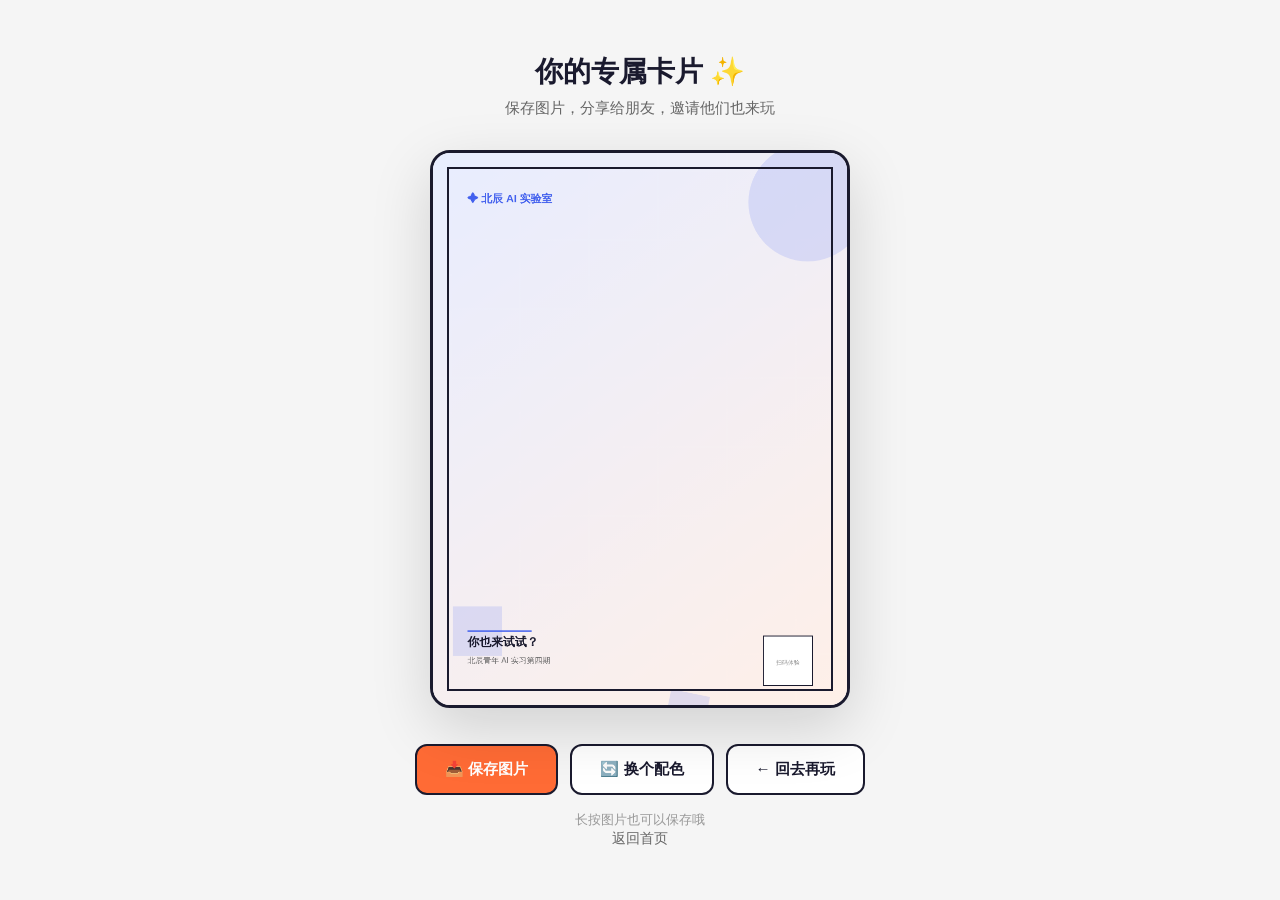
<file: labs/share.html>
<!DOCTYPE html>
<html lang="zh-CN">
<head>
  <meta charset="UTF-8">
  <meta name="viewport" content="width=device-width, initial-scale=1.0">
  <title>生成你的分享卡片 | 北辰青年 AI 实习</title>
  <style>
    * { margin: 0; padding: 0; box-sizing: border-box; }
    body {
      font-family: 'PingFang SC', 'Microsoft YaHei', sans-serif;
      background: #f5f5f5;
      min-height: 100vh;
      display: flex;
      flex-direction: column;
      align-items: center;
      justify-content: center;
      padding: 40px 20px;
    }
    .container {
      text-align: center;
      max-width: 500px;
      width: 100%;
    }
    h1 {
      font-size: 28px;
      font-weight: 900;
      margin-bottom: 8px;
      color: #1a1a2e;
    }
    .subtitle {
      color: #666;
      font-size: 15px;
      margin-bottom: 32px;
    }
    .card-wrapper {
      position: relative;
      margin-bottom: 32px;
    }
    #shareCanvas {
      width: 100%;
      max-width: 420px;
      border-radius: 20px;
      box-shadow: 0 20px 60px rgba(0,0,0,0.15);
      border: 3px solid #1a1a2e;
    }
    .actions {
      display: flex;
      gap: 12px;
      justify-content: center;
      flex-wrap: wrap;
    }
    .btn {
      padding: 14px 28px;
      border: 2px solid #1a1a2e;
      border-radius: 12px;
      font-size: 15px;
      font-weight: 700;
      cursor: pointer;
      transition: all 0.2s;
      background: #fff;
      color: #1a1a2e;
    }
    .btn:hover {
      transform: translateY(-2px);
      box-shadow: 4px 4px 0 #1a1a2e;
    }
    .btn.primary {
      background: #FF6B35;
      color: #fff;
    }
    .back-link {
      margin-top: 24px;
      color: #666;
      font-size: 14px;
      text-decoration: none;
    }
    .back-link:hover { color: #FF6B35; }
    .tip {
      margin-top: 16px;
      font-size: 13px;
      color: #999;
    }
  </style>
</head>
<body>
  <div class="container">
    <h1>你的专属卡片 ✨</h1>
    <p class="subtitle">保存图片，分享给朋友，邀请他们也来玩</p>

    <div class="card-wrapper">
      <canvas id="shareCanvas" width="840" height="1120"></canvas>
    </div>

    <div class="actions">
      <button class="btn primary" onclick="downloadCard()">📥 保存图片</button>
      <button class="btn" onclick="regenerate()">🔄 换个配色</button>
      <button class="btn" onclick="goBack()">← 回去再玩</button>
    </div>

    <p class="tip">长按图片也可以保存哦</p>
    <a href="../index.html" class="back-link">返回首页</a>
  </div>

  <script>
    const data = JSON.parse(sessionStorage.getItem('shareData') || '{}');
    let templateIdx = data.template || 0;

    const templates = [
      { bg1: '#E8EDFF', bg2: '#FFF0E8', accent: '#4361EE', name: '清晨蓝' },
      { bg1: '#FFF0E8', bg2: '#FFE4E4', accent: '#FF6B35', name: '日落橙' },
      { bg1: '#E6FFF7', bg2: '#E8EDFF', accent: '#059669', name: '薄荷绿' },
      { bg1: '#F0EDFF', bg2: '#FFF0F5', accent: '#7B2CBF', name: '梦境紫' },
      { bg1: '#FFF8E8', bg2: '#E6FFF7', accent: '#D97706', name: '暖阳黄' },
      { bg1: '#FFE4EC', bg2: '#E8EDFF', accent: '#DB2777', name: '樱花粉' }
    ];

    function drawCard() {
      const canvas = document.getElementById('shareCanvas');
      const ctx = canvas.getContext('2d');
      const tpl = templates[templateIdx % templates.length];
      const W = canvas.width, H = canvas.height;

      // 背景渐变
      const grad = ctx.createLinearGradient(0, 0, W, H);
      grad.addColorStop(0, tpl.bg1);
      grad.addColorStop(1, tpl.bg2);
      ctx.fillStyle = grad;
      ctx.fillRect(0, 0, W, H);

      // 装饰几何图形
      ctx.save();
      ctx.globalAlpha = 0.15;
      ctx.fillStyle = tpl.accent;
      ctx.beginPath();
      ctx.arc(W - 80, 100, 120, 0, Math.PI * 2);
      ctx.fill();
      ctx.fillRect(40, H - 200, 100, 100);
      ctx.rotate(0.2);
      ctx.fillRect(W - 150, H - 150, 80, 80);
      ctx.restore();

      // 边框
      ctx.strokeStyle = '#1a1a2e';
      ctx.lineWidth = 4;
      ctx.strokeRect(30, 30, W - 60, H - 60);

      // 顶部标签
      ctx.fillStyle = tpl.accent;
      ctx.font = 'bold 22px sans-serif';
      ctx.textAlign = 'left';
      ctx.fillText('✦ 北辰 AI 实验室', 70, 100);

      // 标题
      ctx.fillStyle = '#1a1a2e';
      ctx.font = '900 56px sans-serif';
      if (data.type === 'inspiration') {
        ctx.fillText('AI 给我的', 70, 180);
        ctx.fillStyle = tpl.accent;
        ctx.fillText('5 个灵感', 70, 250);
      } else if (data.type === 'profile') {
        ctx.fillText('我的', 70, 180);
        ctx.fillStyle = tpl.accent;
        ctx.fillText('AI 个人主页', 70, 250);
      }

      // 内容
      ctx.fillStyle = '#1a1a2e';
      let y = 320;

      if (data.type === 'inspiration') {
        // 关键词
        ctx.font = 'bold 20px sans-serif';
        ctx.fillStyle = '#666';
        ctx.fillText(`关键词：${data.keyword || '创作'}`, 70, y);
        y += 50;

        // 灵感列表
        (data.ideas || []).forEach((idea, i) => {
          // 序号
          ctx.fillStyle = tpl.accent;
          ctx.font = '900 24px sans-serif';
          ctx.fillText(`${i + 1}`, 70, y);

          // 内容（自动换行）
          ctx.fillStyle = '#333';
          ctx.font = '18px sans-serif';
          const words = idea.split('');
          let line = '';
          let lineY = y;
          for (let char of words) {
            const testLine = line + char;
            if (ctx.measureText(testLine).width > 580) {
              ctx.fillText(line, 110, lineY);
              line = char;
              lineY += 28;
            } else {
              line = testLine;
            }
          }
          ctx.fillText(line, 110, lineY);
          y = lineY + 45;
        });
      } else if (data.type === 'profile') {
        // 名字
        ctx.font = '900 48px sans-serif';
        ctx.fillStyle = '#1a1a2e';
        ctx.fillText(data.name || '你的名字', 70, y);
        y += 50;

        // 标签
        ctx.font = '20px sans-serif';
        ctx.fillStyle = tpl.accent;
        ctx.fillText(data.tagline || '一句话介绍', 70, y);
        y += 50;

        // 标签
        const tags = (data.tags || '').split(/[,，]/).filter(t => t.trim());
        ctx.font = '16px sans-serif';
        let tagX = 70;
        tags.forEach(tag => {
          const tw = ctx.measureText(tag.trim()).width + 30;
          if (tagX + tw > W - 70) { tagX = 70; y += 40; }
          ctx.fillStyle = tpl.accent;
          ctx.globalAlpha = 0.15;
          roundRect(ctx, tagX, y - 22, tw, 32, 16);
          ctx.fill();
          ctx.globalAlpha = 1;
          ctx.fillStyle = tpl.accent;
          ctx.fillText(tag.trim(), tagX + 15, y);
          tagX += tw + 10;
        });
        y += 60;

        // 简介
        ctx.fillStyle = '#444';
        ctx.font = '17px sans-serif';
        const bio = data.bio || '';
        const words = bio.split('');
        let line = '';
        for (let char of words) {
          const testLine = line + char;
          if (ctx.measureText(testLine).width > 620) {
            ctx.fillText(line, 70, y);
            line = char;
            y += 30;
          } else {
            line = testLine;
          }
        }
        ctx.fillText(line, 70, y);
      }

      // 底部
      const bottomY = H - 120;
      ctx.fillStyle = '#1a1a2e';
      ctx.font = 'bold 24px sans-serif';
      ctx.fillText('你也来试试？', 70, bottomY);

      ctx.font = '16px sans-serif';
      ctx.fillStyle = '#666';
      ctx.fillText('北辰青年 AI 实习第四期', 70, bottomY + 35);

      // 二维码占位
      ctx.fillStyle = '#fff';
      ctx.fillRect(W - 170, bottomY - 20, 100, 100);
      ctx.strokeStyle = '#1a1a2e';
      ctx.lineWidth = 2;
      ctx.strokeRect(W - 170, bottomY - 20, 100, 100);
      ctx.fillStyle = '#999';
      ctx.font = '12px sans-serif';
      ctx.textAlign = 'center';
      ctx.fillText('扫码体验', W - 120, bottomY + 38);
      ctx.textAlign = 'left';

      // 装饰线
      ctx.strokeStyle = tpl.accent;
      ctx.lineWidth = 3;
      ctx.beginPath();
      ctx.moveTo(70, bottomY - 30);
      ctx.lineTo(200, bottomY - 30);
      ctx.stroke();
    }

    function roundRect(ctx, x, y, w, h, r) {
      ctx.beginPath();
      ctx.moveTo(x + r, y);
      ctx.lineTo(x + w - r, y);
      ctx.quadraticCurveTo(x + w, y, x + w, y + r);
      ctx.lineTo(x + w, y + h - r);
      ctx.quadraticCurveTo(x + w, y + h, x + w - r, y + h);
      ctx.lineTo(x + r, y + h);
      ctx.quadraticCurveTo(x, y + h, x, y + h - r);
      ctx.lineTo(x, y + r);
      ctx.quadraticCurveTo(x, y, x + r, y);
      ctx.closePath();
    }

    function downloadCard() {
      const canvas = document.getElementById('shareCanvas');
      const link = document.createElement('a');
      link.download = '北辰AI-我的卡片.png';
      link.href = canvas.toDataURL('image/png');
      link.click();
    }

    function regenerate() {
      templateIdx = (templateIdx + 1) % templates.length;
      drawCard();
    }

    function goBack() {
      if (data.type === 'inspiration') {
        window.location.href = 'discover.html';
      } else {
        window.location.href = 'create.html';
      }
    }

    drawCard();
  </script>
</body>
</html>
</file>
<file: assets/css/base.css>
/* ============================================
   北辰青年 AI 实习 - 基础样式与变量
   ============================================ */

/* 字体引入：标题衬线 + 正文非衬线 */
@import url('https://fonts.googleapis.com/css2?family=Noto+Serif+SC:wght@400;600;700;900&family=Playfair+Display:ital,wght@0,700;0,900;1,700&display=swap');

/* --- CSS 变量 --- */
:root {
  /* 主色 */
  --color-primary: #2D3436;
  --color-accent: #FF6B35;
  --color-accent-2: #00B4D8;
  --color-accent-3: #7B2CBF;

  /* 三主题色 */
  --theme-discover: #4361EE;      /* 认识AI - 探索蓝 */
  --theme-discover-light: #E8EDFF;
  --theme-create: #FF6B35;        /* 使用AI - 创造橙 */
  --theme-create-light: #FFF0E8;
  --theme-collab: #06D6A0;        /* 共创AI - 协作绿 */
  --theme-collab-light: #E6FFF7;

  /* 中性色 */
  --color-bg: #FAFAFA;
  --color-bg-alt: #FFFFFF;
  --color-text: #1A1A2E;
  --color-text-secondary: #555566;
  --color-text-muted: #9999AA;
  --color-border: #E8E8EE;
  --color-border-dark: #1A1A2E;

  /* 字体：标题衬线，正文非衬线 */
  --font-sans: 'PingFang SC', 'Hiragino Sans GB', 'Microsoft YaHei', -apple-system, BlinkMacSystemFont, 'Segoe UI', sans-serif;
  --font-serif: 'Playfair Display', 'Noto Serif SC', 'Songti SC', 'SimSun', Georgia, 'Times New Roman', serif;
  --font-display: var(--font-serif);
  --font-mono: 'SF Mono', 'Fira Code', monospace;

  /* 字号 */
  --text-xs: 12px;
  --text-sm: 14px;
  --text-base: 16px;
  --text-lg: 18px;
  --text-xl: 24px;
  --text-2xl: 32px;
  --text-3xl: 48px;
  --text-4xl: 72px;
  --text-hero: 120px;

  /* 间距 */
  --space-xs: 8px;
  --space-sm: 16px;
  --space-md: 24px;
  --space-lg: 40px;
  --space-xl: 64px;
  --space-2xl: 96px;

  /* 圆角 */
  --radius-sm: 4px;
  --radius-md: 8px;
  --radius-lg: 16px;
  --radius-full: 999px;

  /* 阴影 */
  --shadow-sm: 0 2px 8px rgba(0,0,0,0.06);
  --shadow-md: 0 4px 16px rgba(0,0,0,0.1);
  --shadow-lg: 0 8px 32px rgba(0,0,0,0.12);
  --shadow-brutal: 4px 4px 0 var(--color-border-dark);

  /* 导航 */
  --nav-height: 64px;

  /* 动效 */
  --transition-fast: 0.2s ease;
  --transition-base: 0.4s cubic-bezier(0.4, 0, 0.2, 1);
  --transition-slow: 0.8s cubic-bezier(0.4, 0, 0.2, 1);
}

/* --- 重置 --- */
*, *::before, *::after {
  margin: 0;
  padding: 0;
  box-sizing: border-box;
}

html {
  scroll-behavior: smooth;
  -webkit-font-smoothing: antialiased;
  -moz-osx-font-smoothing: grayscale;
}

body {
  font-family: var(--font-sans);
  font-size: var(--text-base);
  line-height: 1.7;
  color: var(--color-text);
  background: var(--color-bg);
  overflow-x: hidden;
}

img {
  max-width: 100%;
  height: auto;
  display: block;
}

a {
  color: inherit;
  text-decoration: none;
  transition: color var(--transition-fast);
}

a:hover {
  color: var(--color-accent);
}

button {
  font-family: inherit;
  cursor: pointer;
  border: none;
  background: none;
}

ul, ol {
  list-style: none;
}

/* --- 排版 --- */
h1, h2, h3, h4, h5, h6 {
  font-family: var(--font-display);
  font-weight: 800;
  line-height: 1.2;
  letter-spacing: -0.02em;
}

h1 { font-size: var(--text-3xl); }
h2 { font-size: var(--text-2xl); }
h3 { font-size: var(--text-xl); }

p {
  margin-bottom: var(--space-sm);
}

/* --- 工具类 --- */
.container {
  max-width: 1280px;
  margin: 0 auto;
  padding: 0 var(--space-md);
}

.container-wide {
  max-width: 1440px;
  margin: 0 auto;
  padding: 0 var(--space-md);
}

.text-center { text-align: center; }
.text-accent { color: var(--color-accent); }

.section {
  padding: var(--space-2xl) 0;
}

.section-sm {
  padding: var(--space-xl) 0;
}

/* --- 按钮 --- */
.btn {
  display: inline-flex;
  align-items: center;
  gap: var(--space-xs);
  padding: 12px 28px;
  font-size: var(--text-sm);
  font-weight: 600;
  border-radius: var(--radius-full);
  transition: all var(--transition-fast);
  cursor: pointer;
  white-space: nowrap;
}

.btn-primary {
  background: var(--color-text);
  color: #fff;
}

.btn-primary:hover {
  background: var(--color-accent);
  color: #fff;
  transform: translateY(-2px);
  box-shadow: var(--shadow-md);
}

.btn-outline {
  border: 2px solid var(--color-text);
  color: var(--color-text);
  background: transparent;
}

.btn-outline:hover {
  background: var(--color-text);
  color: #fff;
}

.btn-brutal {
  background: var(--color-accent);
  color: #fff;
  border: 2px solid var(--color-border-dark);
  box-shadow: var(--shadow-brutal);
  border-radius: var(--radius-sm);
}

.btn-brutal:hover {
  transform: translate(-2px, -2px);
  box-shadow: 6px 6px 0 var(--color-border-dark);
}

.btn-lg {
  padding: 16px 36px;
  font-size: var(--text-base);
}

/* --- 标签 --- */
.tag {
  display: inline-block;
  padding: 4px 12px;
  font-size: var(--text-xs);
  font-weight: 600;
  border-radius: var(--radius-full);
  background: var(--color-bg-alt);
  border: 1px solid var(--color-border);
}

.tag-discover { background: var(--theme-discover-light); color: var(--theme-discover); border-color: var(--theme-discover); }
.tag-create { background: var(--theme-create-light); color: var(--theme-create); border-color: var(--theme-create); }
.tag-collab { background: var(--theme-collab-light); color: var(--theme-collab); border-color: var(--theme-collab); }

/* --- 卡片 --- */
.card {
  background: var(--color-bg-alt);
  border-radius: var(--radius-lg);
  padding: var(--space-lg);
  transition: all var(--transition-base);
  border: 1px solid var(--color-border);
}

.card:hover {
  transform: translateY(-4px);
  box-shadow: var(--shadow-lg);
}

/* --- 滚动动画 --- */
.reveal {
  opacity: 0;
  transform: translateY(30px);
  transition: opacity var(--transition-slow), transform var(--transition-slow);
}

.reveal.visible {
  opacity: 1;
  transform: translateY(0);
}

/* --- 响应式 --- */
@media (max-width: 768px) {
  :root {
    --text-hero: 56px;
    --text-4xl: 48px;
    --text-3xl: 32px;
    --text-2xl: 24px;
    --space-2xl: 64px;
    --space-xl: 40px;
  }

  .section {
    padding: var(--space-xl) 0;
  }
}

@media (max-width: 480px) {
  :root {
    --text-hero: 40px;
    --text-4xl: 36px;
  }
}
</file>
<file: assets/css/layout.css>
/* ============================================
   布局与导航样式
   ============================================ */

/* --- 全局导航 --- */
.nav {
  position: fixed;
  top: 0;
  left: 0;
  right: 0;
  height: var(--nav-height);
  background: rgba(250, 250, 250, 0.92);
  backdrop-filter: blur(12px);
  -webkit-backdrop-filter: blur(12px);
  border-bottom: 1px solid var(--color-border);
  z-index: 1000;
  transition: all var(--transition-base);
}

.nav.scrolled {
  box-shadow: var(--shadow-sm);
}

.nav-inner {
  max-width: 1440px;
  margin: 0 auto;
  padding: 0 var(--space-md);
  height: 100%;
  display: flex;
  align-items: center;
  justify-content: space-between;
}

.nav-logo {
  font-size: var(--text-lg);
  font-weight: 800;
  letter-spacing: -0.03em;
  display: flex;
  align-items: center;
  gap: 8px;
}

.nav-logo-dot {
  width: 10px;
  height: 10px;
  background: var(--color-accent);
  border-radius: 50%;
  display: inline-block;
}

.nav-links {
  display: flex;
  align-items: center;
  gap: var(--space-lg);
}

.nav-link {
  font-size: var(--text-sm);
  font-weight: 500;
  color: var(--color-text-secondary);
  position: relative;
  padding: 4px 0;
}

.nav-link:hover,
.nav-link.active {
  color: var(--color-text);
}

.nav-link.active::after {
  content: '';
  position: absolute;
  bottom: -2px;
  left: 0;
  right: 0;
  height: 2px;
  background: var(--color-accent);
}

.nav-cta {
  margin-left: var(--space-sm);
}

/* 移动端菜单按钮 */
.nav-toggle {
  display: none;
  flex-direction: column;
  gap: 5px;
  padding: 8px;
  cursor: pointer;
}

.nav-toggle span {
  width: 24px;
  height: 2px;
  background: var(--color-text);
  transition: all var(--transition-fast);
}

.nav-toggle.open span:nth-child(1) {
  transform: rotate(45deg) translate(5px, 5px);
}

.nav-toggle.open span:nth-child(2) {
  opacity: 0;
}

.nav-toggle.open span:nth-child(3) {
  transform: rotate(-45deg) translate(5px, -5px);
}

/* 移动端菜单 */
.nav-mobile {
  display: none;
  position: fixed;
  top: var(--nav-height);
  left: 0;
  right: 0;
  bottom: 0;
  background: var(--color-bg);
  padding: var(--space-lg) var(--space-md);
  z-index: 999;
  flex-direction: column;
  gap: var(--space-md);
}

.nav-mobile.open {
  display: flex;
}

.nav-mobile-link {
  font-size: var(--text-xl);
  font-weight: 600;
  padding: var(--space-sm) 0;
  border-bottom: 1px solid var(--color-border);
}

/* --- 主内容区 --- */
.main {
  padding-top: var(--nav-height);
  min-height: 100vh;
}

/* --- 页脚 --- */
.footer {
  background: var(--color-text);
  color: rgba(255,255,255,0.7);
  padding: var(--space-xl) 0 var(--space-lg);
  margin-top: var(--space-2xl);
}

.footer-inner {
  display: grid;
  grid-template-columns: 2fr 1fr 1fr 1fr;
  gap: var(--space-lg);
  margin-bottom: var(--space-lg);
}

.footer-brand h3 {
  color: #fff;
  font-size: var(--text-lg);
  margin-bottom: var(--space-sm);
}

.footer-brand p {
  font-size: var(--text-sm);
  line-height: 1.8;
}

.footer-col h4 {
  color: #fff;
  font-size: var(--text-sm);
  margin-bottom: var(--space-sm);
  text-transform: uppercase;
  letter-spacing: 0.05em;
}

.footer-col a {
  display: block;
  font-size: var(--text-sm);
  padding: 4px 0;
  color: rgba(255,255,255,0.6);
}

.footer-col a:hover {
  color: #fff;
}

.footer-bottom {
  border-top: 1px solid rgba(255,255,255,0.1);
  padding-top: var(--space-md);
  font-size: var(--text-xs);
  display: flex;
  justify-content: space-between;
  align-items: center;
}

/* --- 页面头部（内页） --- */
.page-header {
  padding: var(--space-2xl) 0 var(--space-xl);
  position: relative;
  overflow: hidden;
}

.page-header-title {
  font-size: var(--text-4xl);
  font-weight: 900;
  line-height: 1.1;
  margin-bottom: var(--space-sm);
  letter-spacing: -0.04em;
}

.page-header-subtitle {
  font-size: var(--text-lg);
  color: var(--color-text-secondary);
  max-width: 600px;
}

.page-header-badge {
  display: inline-block;
  padding: 6px 16px;
  background: var(--color-bg-alt);
  border: 2px solid var(--color-border-dark);
  font-size: var(--text-xs);
  font-weight: 700;
  text-transform: uppercase;
  letter-spacing: 0.1em;
  margin-bottom: var(--space-md);
  box-shadow: 3px 3px 0 var(--color-border-dark);
}

/* --- 响应式 --- */
@media (max-width: 900px) {
  .nav-links {
    display: none;
  }

  .nav-toggle {
    display: flex;
  }

  .footer-inner {
    grid-template-columns: 1fr 1fr;
  }
}

@media (max-width: 480px) {
  .footer-inner {
    grid-template-columns: 1fr;
  }

  .footer-bottom {
    flex-direction: column;
    gap: var(--space-xs);
    text-align: center;
  }
}
</file>
<file: assets/css/components.css>
/* ============================================
   V2 重构 - 实验性编辑设计 + 海报级视觉
   ============================================ */

/* --- 首页轮播 V2 --- */
.hero {
  position: relative;
  height: calc(100vh - var(--nav-height));
  min-height: 640px;
  overflow: hidden;
}

.carousel {
  position: relative;
  width: 100%;
  height: 100%;
}

.carousel-track {
  display: flex;
  height: 100%;
  transition: transform 0.75s cubic-bezier(0.76, 0, 0.24, 1);
}

.carousel-slide {
  min-width: 100%;
  height: 100%;
  position: relative;
  overflow: hidden;
  display: flex;
  align-items: center;
}

.carousel-slide-inner {
  position: relative;
  z-index: 5;
  width: 100%;
  max-width: 1400px;
  margin: 0 auto;
  padding: 0 48px;
}

/* --- Slide 1: 认识 AI --- */
.slide-discover {
  background: #E8EDFF;
}

.slide-discover .slide-label {
  display: inline-block;
  font-size: 13px;
  font-weight: 700;
  letter-spacing: 0.25em;
  text-transform: uppercase;
  color: #4361EE;
  margin-bottom: 24px;
  border: 2px solid #4361EE;
  padding: 6px 16px;
  border-radius: 999px;
}

.slide-discover .slide-title {
  font-size: clamp(56px, 11vw, 140px);
  font-weight: 900;
  line-height: 0.92;
  letter-spacing: -0.05em;
  color: #1a1a2e;
  margin-bottom: 24px;
}

.slide-discover .slide-title .line2 {
  display: block;
  color: #4361EE;
  margin-left: 80px;
}

.slide-discover .slide-title .line3 {
  display: block;
  font-style: italic;
  font-weight: 300;
  font-size: 0.5em;
  letter-spacing: 0.02em;
  margin-top: 16px;
  color: #1a1a2e;
  opacity: 0.5;
}

.slide-discover .slide-desc {
  font-size: 18px;
  color: #555;
  max-width: 420px;
  line-height: 1.7;
  margin-bottom: 32px;
  margin-left: 8px;
}

/* 认识AI图形：同心圆 + 放大镜 */
.slide-discover .deco-1 {
  position: absolute;
  width: 500px;
  height: 500px;
  border: 2px solid #4361EE;
  border-radius: 50%;
  right: -100px;
  top: 50%;
  transform: translateY(-50%);
  opacity: 0.3;
}
.slide-discover .deco-2 {
  position: absolute;
  width: 350px;
  height: 350px;
  border: 2px solid #4361EE;
  border-radius: 50%;
  right: -25px;
  top: 50%;
  transform: translateY(-50%);
  opacity: 0.5;
}
.slide-discover .deco-3 {
  position: absolute;
  width: 200px;
  height: 200px;
  background: #4361EE;
  border-radius: 50%;
  right: 50px;
  top: 50%;
  transform: translateY(-50%);
  opacity: 0.15;
}
.slide-discover .deco-question {
  position: absolute;
  right: 130px;
  top: 50%;
  transform: translateY(-50%);
  font-size: 120px;
  font-weight: 900;
  color: #4361EE;
  opacity: 0.4;
  z-index: 3;
}
.slide-discover .deco-dots {
  position: absolute;
  left: 48px;
  bottom: 120px;
  display: grid;
  grid-template-columns: repeat(8, 12px);
  gap: 12px;
}
.slide-discover .deco-dots span {
  width: 12px;
  height: 12px;
  border-radius: 50%;
  background: #4361EE;
  opacity: 0.2;
}
.slide-discover .deco-dots span:nth-child(odd) { opacity: 0.6; }

/* --- Slide 2: 使用 AI --- */
.slide-create {
  background: #FFF0E8;
}

.slide-create .slide-label {
  display: inline-block;
  font-size: 13px;
  font-weight: 700;
  letter-spacing: 0.25em;
  text-transform: uppercase;
  color: #FF6B35;
  background: #FF6B35;
  color: #fff;
  padding: 6px 16px;
  margin-bottom: 24px;
  border-radius: 4px;
}

.slide-create .slide-title {
  font-size: clamp(56px, 11vw, 140px);
  font-weight: 900;
  line-height: 0.92;
  letter-spacing: -0.05em;
  color: #1a1a2e;
  margin-bottom: 24px;
}

.slide-create .slide-title .line2 {
  display: block;
  color: #FF6B35;
  text-align: right;
  margin-right: 40px;
}

.slide-create .slide-title .line3 {
  display: block;
  font-size: 0.45em;
  font-weight: 800;
  background: #1a1a2e;
  color: #fff;
  display: inline-block;
  padding: 4px 20px;
  margin-top: 20px;
  margin-left: 120px;
}

.slide-create .slide-desc {
  font-size: 18px;
  color: #555;
  max-width: 440px;
  line-height: 1.7;
  margin-bottom: 32px;
  text-align: right;
  margin-left: auto;
  margin-right: 48px;
}

/* 使用AI图形：方块堆叠 + 箭头 */
.slide-create .deco-grid {
  position: absolute;
  left: 60px;
  top: 50%;
  transform: translateY(-50%);
  display: grid;
  grid-template-columns: repeat(3, 80px);
  grid-template-rows: repeat(3, 80px);
  gap: 12px;
  z-index: 2;
}
.slide-create .deco-grid span {
  border: 3px solid #FF6B35;
  border-radius: 8px;
}
.slide-create .deco-grid span:nth-child(1) { background: #FF6B35; }
.slide-create .deco-grid span:nth-child(5) { background: #FF6B35; opacity: 0.5; }
.slide-create .deco-grid span:nth-child(9) { background: #FF6B35; opacity: 0.2; }
.slide-create .deco-arrow {
  position: absolute;
  left: 100px;
  bottom: 100px;
  font-size: 80px;
  color: #FF6B35;
  font-weight: 900;
  z-index: 3;
}
.slide-create .deco-bracket {
  position: absolute;
  right: 60px;
  top: 60px;
  width: 120px;
  height: 120px;
  border-top: 4px solid #FF6B35;
  border-right: 4px solid #FF6B35;
}
.slide-create .deco-bracket-2 {
  position: absolute;
  left: 40px;
  bottom: 40px;
  width: 80px;
  height: 80px;
  border-bottom: 4px solid #FF6B35;
  border-left: 4px solid #FF6B35;
}

/* --- Slide 3: 共创 AI --- */
.slide-collab {
  background: #E6FFF7;
}

.slide-collab .slide-label {
  display: inline-block;
  font-size: 13px;
  font-weight: 700;
  letter-spacing: 0.25em;
  text-transform: uppercase;
  color: #059669;
  margin-bottom: 24px;
  border-bottom: 3px solid #059669;
  padding-bottom: 4px;
}

.slide-collab .slide-title {
  font-size: clamp(56px, 11vw, 140px);
  font-weight: 900;
  line-height: 0.92;
  letter-spacing: -0.05em;
  color: #1a1a2e;
  margin-bottom: 24px;
}

.slide-collab .slide-title .line2 {
  display: block;
  color: #059669;
  margin-left: 160px;
}

.slide-collab .slide-title .line3 {
  display: block;
  font-size: 0.4em;
  font-weight: 400;
  font-style: italic;
  margin-top: 20px;
  margin-left: 40px;
}

.slide-collab .slide-desc {
  font-size: 18px;
  color: #555;
  max-width: 460px;
  line-height: 1.7;
  margin-bottom: 32px;
  margin-left: 160px;
}

/* 共创AI图形：节点网络 */
.slide-collab .deco-network {
  position: absolute;
  inset: 0;
  z-index: 1;
}
.slide-collab .deco-network .node {
  position: absolute;
  width: 24px;
  height: 24px;
  background: #059669;
  border-radius: 50%;
  border: 3px solid #1a1a2e;
}
.slide-collab .deco-network .node.big {
  width: 40px;
  height: 40px;
  background: #06D6A0;
}
.slide-collab .deco-network .n1 { top: 20%; left: 8%; }
.slide-collab .deco-network .n2 { top: 30%; left: 30%; }
.slide-collab .deco-network .n3 { top: 60%; left: 15%; }
.slide-collab .deco-network .n4 { top: 70%; left: 35%; }
.slide-collab .deco-network .n5 { top: 25%; right: 8%; }
.slide-collab .deco-network .n6 { top: 65%; right: 15%; }
.slide-collab .deco-network .n7 { top: 45%; left: 50%; }
.slide-collab .deco-network svg {
  position: absolute;
  inset: 0;
  width: 100%;
  height: 100%;
  opacity: 0.3;
}
.slide-collab .deco-amp {
  position: absolute;
  right: 80px;
  bottom: 100px;
  font-size: 100px;
  color: #059669;
  font-weight: 300;
  z-index: 3;
}

/* --- 轮播控制 V2 --- */
.carousel-controls {
  position: absolute;
  bottom: 32px;
  left: 50%;
  transform: translateX(-50%);
  display: flex;
  align-items: center;
  gap: 20px;
  z-index: 20;
}

.carousel-arrow {
  width: 52px;
  height: 52px;
  border-radius: 50%;
  background: #fff;
  border: 2px solid #1a1a2e;
  display: flex;
  align-items: center;
  justify-content: center;
  font-size: 18px;
  cursor: pointer;
  transition: all 0.2s;
  box-shadow: 3px 3px 0 #1a1a2e;
}

.carousel-arrow:hover {
  background: #1a1a2e;
  color: #fff;
  transform: scale(1.08);
}

.carousel-arrow:active {
  transform: translate(2px, 2px);
  box-shadow: 1px 1px 0 #1a1a2e;
}

.carousel-dots { display: flex; gap: 10px; }

.carousel-dot {
  width: 12px;
  height: 12px;
  border-radius: 50%;
  background: transparent;
  border: 2px solid #1a1a2e;
  cursor: pointer;
  transition: all 0.25s;
}

.carousel-dot.active {
  background: #1a1a2e;
  transform: scale(1.3);
}

/* --- 需求卡片 V2 --- */
.needs-section { padding: 96px 0; }

.section-title {
  font-size: clamp(32px, 5vw, 56px);
  font-weight: 900;
  letter-spacing: -0.03em;
  line-height: 1.1;
}

.section-title .accent { color: var(--color-accent); }

.needs-grid {
  display: grid;
  grid-template-columns: repeat(3, 1fr);
  gap: 20px;
  margin-top: 48px;
}

.need-card {
  background: #fff;
  border: 2px solid #1a1a2e;
  border-radius: 16px;
  padding: 32px;
  cursor: pointer;
  transition: all 0.3s cubic-bezier(0.34, 1.56, 0.64, 1);
  position: relative;
  overflow: hidden;
}

.need-card .num {
  position: absolute;
  top: 16px;
  right: 20px;
  font-size: 48px;
  font-weight: 900;
  opacity: 0.08;
  line-height: 1;
}

.need-card:hover {
  transform: translateY(-8px) rotate(-1deg);
  box-shadow: 6px 6px 0 #1a1a2e;
}

.need-card:nth-child(even):hover {
  transform: translateY(-8px) rotate(1deg);
}

.need-card-icon { font-size: 40px; margin-bottom: 16px; }
.need-card-title { font-size: 20px; font-weight: 800; margin-bottom: 8px; }
.need-card-desc { font-size: 14px; color: #666; line-height: 1.7; }

.need-card .go {
  margin-top: 16px;
  font-size: 13px;
  font-weight: 700;
  display: inline-flex;
  align-items: center;
  gap: 6px;
  transition: gap 0.2s;
}
.need-card:hover .go { gap: 12px; }

/* --- 成果库 V2 --- */
.gallery-filters {
  display: flex;
  gap: 10px;
  margin-bottom: 40px;
  flex-wrap: wrap;
}

.filter-btn {
  padding: 10px 24px;
  border-radius: 999px;
  border: 2px solid #1a1a2e;
  background: #fff;
  font-size: 14px;
  font-weight: 700;
  cursor: pointer;
  transition: all 0.2s;
}

.filter-btn:hover { transform: translateY(-2px); box-shadow: 3px 3px 0 #1a1a2e; }
.filter-btn.active { background: #1a1a2e; color: #fff; }

.gallery-grid {
  display: grid;
  grid-template-columns: repeat(3, 1fr);
  gap: 24px;
}

.work-card {
  background: #fff;
  border-radius: 16px;
  overflow: hidden;
  border: 2px solid #1a1a2e;
  transition: all 0.3s cubic-bezier(0.34, 1.56, 0.64, 1);
  cursor: pointer;
  display: block;
  position: relative;
}

.work-card:hover {
  transform: translateY(-6px);
  box-shadow: 6px 6px 0 #1a1a2e;
}

.work-card-cover {
  aspect-ratio: 16/10;
  display: flex;
  align-items: center;
  justify-content: center;
  font-size: 56px;
  position: relative;
  overflow: hidden;
}

.work-card-cover .bg-pattern {
  position: absolute;
  inset: 0;
  opacity: 0.3;
}

.work-card-cover .emoji {
  position: relative;
  z-index: 2;
  transition: transform 0.3s;
}

.work-card:hover .work-card-cover .emoji {
  transform: scale(1.15) rotate(-5deg);
}

.work-card-body { padding: 20px; }
.work-card-title { font-size: 17px; font-weight: 800; margin-bottom: 6px; }
.work-card-desc { font-size: 13px; color: #777; line-height: 1.6; margin-bottom: 12px; }
.work-card-meta {
  font-size: 12px;
  display: flex;
  gap: 8px;
  align-items: center;
  flex-wrap: wrap;
}

.work-card .type-badge {
  padding: 3px 10px;
  border-radius: 999px;
  font-weight: 700;
  font-size: 11px;
}

.type-personal { background: #E8EDFF; color: #4361EE; }
.type-team { background: #E6FFF7; color: #059669; }

/* 空状态 */
.gallery-empty {
  grid-column: 1 / -1;
  text-align: center;
  padding: 80px 32px;
  background: #fff;
  border-radius: 16px;
  border: 2px dashed #ccc;
}

/* --- 主题页 V2 --- */
.theme-hero {
  padding: 80px 0;
  position: relative;
  overflow: hidden;
}

.theme-hero-title {
  font-size: clamp(48px, 8vw, 96px);
  font-weight: 900;
  line-height: 1;
  letter-spacing: -0.04em;
}

.theme-hero-question {
  font-size: 22px;
  color: #666;
  font-weight: 400;
  margin-top: 20px;
}

.theme-needs {
  display: grid;
  grid-template-columns: repeat(3, 1fr);
  gap: 20px;
  margin: 60px 0;
}

.theme-need-item {
  padding: 28px;
  border: 2px solid #1a1a2e;
  background: #fff;
  border-radius: 12px;
  transition: all 0.25s;
}

.theme-need-item:hover {
  transform: translateY(-4px);
  box-shadow: 4px 4px 0 #1a1a2e;
}

.theme-need-item h4 { font-size: 17px; font-weight: 800; margin-bottom: 8px; }
.theme-need-item p { font-size: 14px; color: #666; margin: 0; line-height: 1.7; }

/* --- 时间线 V2 --- */
.timeline {
  display: grid;
  grid-template-columns: repeat(4, 1fr);
  gap: 24px;
}

.timeline-step {
  text-align: center;
  padding: 32px 20px;
  border: 2px solid #1a1a2e;
  border-radius: 16px;
  background: #fff;
  transition: all 0.25s;
}

.timeline-step:hover {
  transform: translateY(-6px);
  box-shadow: 5px 5px 0 #1a1a2e;
}

.timeline-step-num {
  width: 56px;
  height: 56px;
  border-radius: 50%;
  background: #1a1a2e;
  color: #fff;
  font-size: 24px;
  font-weight: 900;
  display: flex;
  align-items: center;
  justify-content: center;
  margin: 0 auto 16px;
}

.timeline-step-title { font-size: 17px; font-weight: 800; margin-bottom: 8px; }
.timeline-step-desc { font-size: 13px; color: #777; line-height: 1.6; }

/* --- FAQ V2 --- */
.faq-list { max-width: 800px; margin: 0 auto; }

.faq-item {
  border: 2px solid #1a1a2e;
  border-radius: 12px;
  margin-bottom: 12px;
  background: #fff;
  overflow: hidden;
  transition: all 0.2s;
}

.faq-item.open { box-shadow: 4px 4px 0 #1a1a2e; }

.faq-question {
  width: 100%;
  padding: 20px 24px;
  display: flex;
  justify-content: space-between;
  align-items: center;
  font-size: 16px;
  font-weight: 700;
  text-align: left;
  cursor: pointer;
}

.faq-icon {
  font-size: 24px;
  font-weight: 400;
  transition: transform 0.3s;
  flex-shrink: 0;
  margin-left: 16px;
}

.faq-item.open .faq-icon { transform: rotate(45deg); }

.faq-answer {
  max-height: 0;
  overflow: hidden;
  transition: max-height 0.4s ease;
}

.faq-item.open .faq-answer { max-height: 400px; }
.faq-answer p { padding: 0 24px 20px; color: #666; line-height: 1.8; font-size: 15px; margin: 0; }

/* --- 响应式 --- */
@media (max-width: 900px) {
  .needs-grid, .gallery-grid, .theme-needs { grid-template-columns: repeat(2, 1fr); }
  .timeline { grid-template-columns: repeat(2, 1fr); }
  .slide-discover .slide-title .line2,
  .slide-collab .slide-title .line2 { margin-left: 0; }
  .slide-collab .slide-desc { margin-left: 0; }
  .slide-create .slide-title .line2 { text-align: left; margin-right: 0; }
  .slide-create .slide-desc { text-align: left; margin-right: 0; }
  .slide-create .deco-grid, .slide-discover .deco-question { display: none; }
  .carousel-slide-inner { padding: 0 24px; }
}

@media (max-width: 600px) {
  .needs-grid, .gallery-grid, .theme-needs, .timeline { grid-template-columns: 1fr; }
  .carousel-controls { bottom: 20px; }
}
</file>
